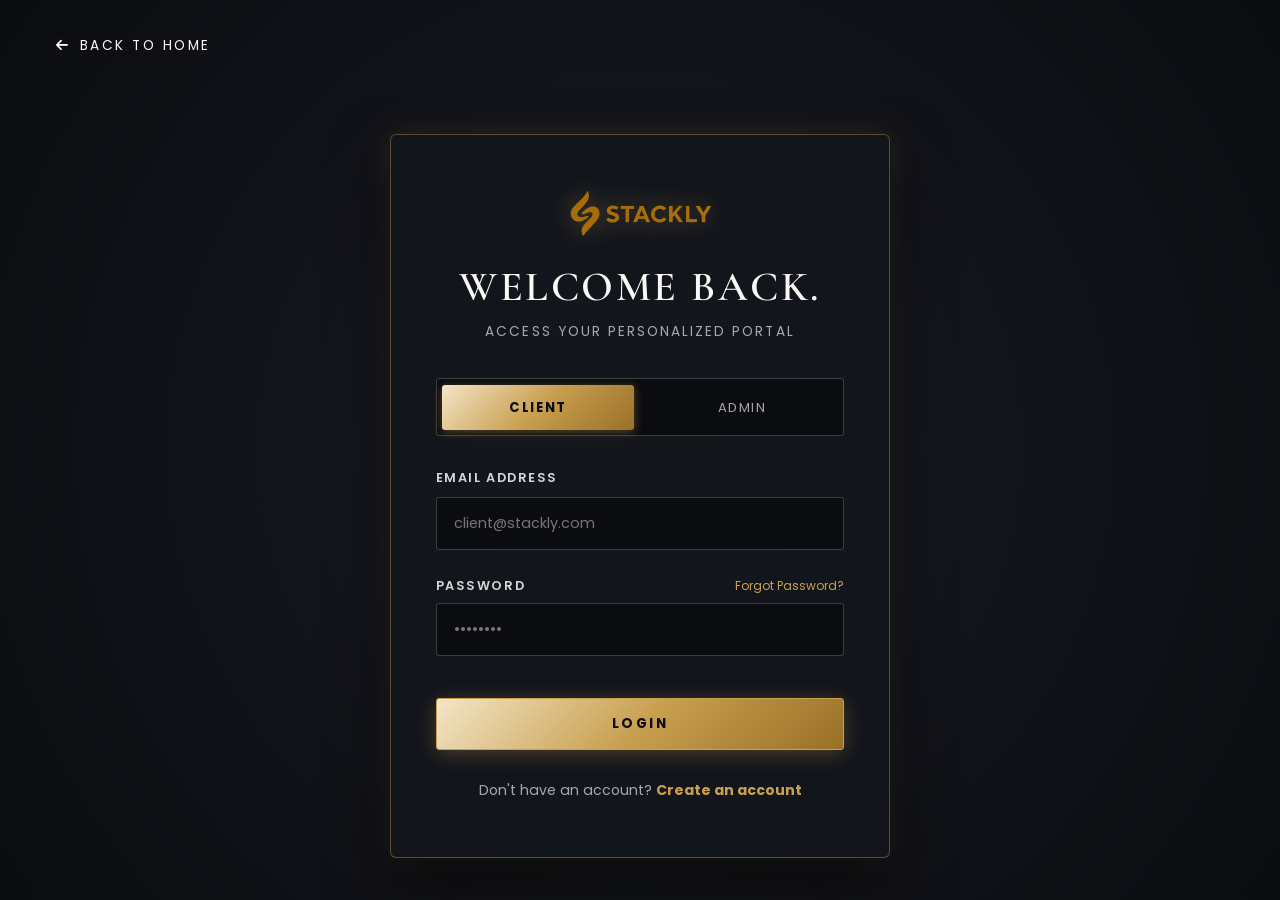
<file: AdminDashboard.html>
<!DOCTYPE html>
<html lang="en">
<head>
  <meta charset="UTF-8">
  <meta name="viewport" content="width=device-width, initial-scale=1.0">
  <title>Admin Dashboard — STACKLY Atelier</title>
  
  <link rel="preconnect" href="https://fonts.googleapis.com">
  <link rel="preconnect" href="https://fonts.gstatic.com" crossorigin>
  <link href="https://fonts.googleapis.com/css2?family=Cormorant+Garamond:ital,wght@0,400;0,500;0,600;0,700;1,400;1,600&family=Poppins:wght@300;400;500;600;700&display=swap" rel="stylesheet">
  <link rel="stylesheet" href="https://cdnjs.cloudflare.com/ajax/libs/font-awesome/6.5.1/css/all.min.css">
  
  <link rel="stylesheet" href="css/style.css">
  <link rel="stylesheet" href="css/dashboard.css">
  <link rel="stylesheet" href="css/admin-dashboard.css">
  <link rel="stylesheet" href="css/responsive.css">
</head>
<body id="admin-dashboard-page">

  <div class="dashboard-layout">
    
    <!-- SIDEBAR -->
    <aside class="dashboard-sidebar">
      <div class="sidebar-header" style="position: relative;">
        <button class="sidebar-close-btn" aria-label="Close Sidebar"><i class="fa-solid fa-xmark"></i></button>
        <a href="AdminDashboard.html" class="sidebar-brand" style="display: inline-block;">
          <img src="assets/logo01.webp" alt="STACKLY Logo" style="height: 34px; width: auto; filter: drop-shadow(0 0 10px rgba(201,160,80,0.4));">
        </a>
        <div style="font-size: 0.7rem; color: var(--accent); letter-spacing: 0.15em; text-transform: uppercase;">ADMIN PORTAL</div>
      </div>

      <ul class="sidebar-menu">
        <li>
          <a class="sidebar-link active" data-view="overview">
            <i class="fa-solid fa-chart-line"></i> <span>Dashboard</span>
          </a>
        </li>
        <li>
          <a class="sidebar-link" data-view="products">
            <i class="fa-solid fa-shirt"></i> <span>Products</span>
          </a>
        </li>
        <li>
          <a class="sidebar-link" data-view="orders">
            <i class="fa-solid fa-box"></i> <span>Orders</span>
          </a>
        </li>
        <li>
          <a class="sidebar-link" data-view="customers">
            <i class="fa-solid fa-users"></i> <span>Customers</span>
          </a>
        </li>
        <li>
          <a class="sidebar-link" data-view="settings">
            <i class="fa-solid fa-gear"></i> <span>Settings</span>
          </a>
        </li>
      </ul>

      <div class="sidebar-footer">
        <a href="404.html" onclick="window.location.href='404.html'; return false;" class="user-profile-widget" style="display: flex; align-items: center; gap: 0.9rem; margin-bottom: 1rem; padding: 0.8rem; background: rgba(250,248,245,0.04); border-radius: var(--radius-sm); border: 1px solid rgba(250,248,245,0.08); text-decoration: none; cursor: pointer;" title="User Profile (404)">
          <div class="avatar-circle current-user-avatar">A</div>
          <div style="overflow: hidden; text-overflow: ellipsis; white-space: nowrap;">
            <div style="font-weight: 600; color: var(--secondary); font-size: 0.82rem; overflow: hidden; text-overflow: ellipsis;" class="current-user-email">admin@stackly.com</div>
            <div style="font-size: 0.68rem; color: var(--accent); font-weight: 600; text-transform: uppercase;" class="current-user-role">Admin</div>
          </div>
        </a>

        <button onclick="logoutUser()" class="btn-outline" style="width: 100%; border-color: rgba(245,242,234,0.2); font-size: 0.75rem; padding: 0.6rem;">
          <i class="fa-solid fa-right-from-bracket"></i> LOGOUT
        </button>
      </div>
    </aside>

    <!-- MAIN DASHBOARD CONTENT AREA -->
    <div class="dashboard-main">
      
      <!-- TOPBAR HEADER -->
      <header class="dashboard-topbar">
        <div style="display: flex; align-items: center; gap: 1rem;">
          <button class="hamburger-btn dashboard-mobile-toggle" aria-label="Toggle Sidebar"><i class="fa-solid fa-bars"></i></button>
          <div class="topbar-title">Admin Overview</div>
        </div>

        <a href="404.html" onclick="window.location.href='404.html'; return false;" class="user-profile-widget" style="display: flex; align-items: center; gap: 0.9rem; text-decoration: none; cursor: pointer;" title="User Profile (404)">
          <div class="avatar-circle current-user-avatar">A</div>
          <div>
            <div style="font-weight: 600; color: var(--secondary);" class="current-user-email">admin@stackly.com</div>
            <div style="font-size: 0.72rem; color: var(--accent); font-weight: 600; text-transform: uppercase;" class="current-user-role">Admin</div>
          </div>
        </a>
      </header>

      <!-- CONTENT VIEW PANELS -->
      <div class="dashboard-content-area">
        
        <!-- VIEW: OVERVIEW -->
        <div class="dashboard-view-panel" id="view-overview" style="display: block;">
          
          <!-- KPI CARDS -->
          <div class="kpi-cards-grid">
            <div class="kpi-card">
              <div class="kpi-title">TOTAL PRODUCTS</div>
              <div class="kpi-value" id="kpi-products">128</div>
              <div class="kpi-trend"><i class="fa-solid fa-arrow-up"></i> +12 this month</div>
            </div>

            <div class="kpi-card">
              <div class="kpi-title">PENDING ORDERS</div>
              <div class="kpi-value" id="kpi-orders">24</div>
              <div class="kpi-trend" style="color: #E57373;"><i class="fa-solid fa-triangle-exclamation"></i> 8 require attention</div>
            </div>

            <div class="kpi-card">
              <div class="kpi-title">TOTAL REVENUE</div>
              <div class="kpi-value">₹8.42L</div>
              <div class="kpi-trend"><i class="fa-solid fa-arrow-up"></i> +18.6% vs last month</div>
            </div>
          </div>

          <!-- SALES ANALYTICS CHART -->
          <div class="analytics-chart-box">
            <div class="table-header-flex">
              <div>
                <h3 style="font-family: var(--font-display); font-size: 1.5rem;">Sales Performance</h3>
                <div style="font-size: 0.75rem; color: rgba(245,242,234,0.5);">Real-time store order revenue analytics</div>
              </div>

              <div class="chart-controls">
                <button class="chart-btn active" data-period="7">7 DAYS</button>
                <button class="chart-btn" data-period="30">30 DAYS</button>
                <button class="chart-btn" data-period="90">3 MONTHS</button>
                <button class="chart-btn" data-period="365">1 YEAR</button>
              </div>
            </div>

            <div class="svg-chart-container" id="admin-sales-svg">
              <!-- Rendered by js/admin-dashboard.js -->
            </div>
          </div>

          <!-- TWO COLUMN GRID: ORDERS & ALERTS -->
          <div style="display: grid; grid-template-columns: 1.5fr 1fr; gap: 2rem;">
            
            <!-- RECENT ORDERS -->
            <div class="dashboard-table-container">
              <div class="table-header-flex">
                <h3 style="font-family: var(--font-display); font-size: 1.4rem;">Recent Orders</h3>
                <button id="refresh-orders-btn" onclick="refreshAdminOrders()" style="background: none; border: 1px solid rgba(245,242,234,0.2); color: var(--accent); padding: 0.4rem 0.8rem; font-size: 0.75rem; cursor: pointer;">
                  <i class="fa-solid fa-rotate-right"></i> REFRESH
                </button>
              </div>

              <table class="dashboard-table">
                <thead>
                  <tr>
                    <th>ORDER ID</th>
                    <th>ITEM</th>
                    <th>PRICE</th>
                    <th>STATUS</th>
                  </tr>
                </thead>
                <tbody id="admin-recent-orders-tbody">
                  <!-- Rendered dynamically -->
                </tbody>
              </table>
            </div>

            <!-- INVENTORY ALERTS -->
            <div class="dashboard-table-container">
              <div class="table-header-flex">
                <h3 style="font-family: var(--font-display); font-size: 1.4rem;">Low Stock Alerts</h3>
              </div>
              <div id="admin-inventory-alerts">
                <!-- Rendered dynamically -->
              </div>
            </div>

          </div>

          <!-- BOTTOM GRID: TOP SELLING & NOTIFICATIONS -->
          <div style="display: grid; grid-template-columns: 1fr 1fr; gap: 2rem;">
            
            <!-- TOP SELLING PRODUCTS -->
            <div class="dashboard-table-container">
              <div class="table-header-flex">
                <h3 style="font-family: var(--font-display); font-size: 1.4rem;">TOP SELLING PRODUCTS</h3>
              </div>
              <div class="top-products-grid" id="admin-top-products-list">
                <!-- Rendered dynamically -->
              </div>
            </div>

            <!-- STORE NOTIFICATIONS -->
            <div class="dashboard-table-container">
              <div class="table-header-flex">
                <h3 style="font-family: var(--font-display); font-size: 1.4rem;">Store Notifications</h3>
                <button id="refresh-notifs-btn" onclick="refreshAdminNotifications()" style="background: none; border: 1px solid rgba(245,242,234,0.2); color: var(--accent); padding: 0.4rem 0.8rem; font-size: 0.75rem; cursor: pointer;">
                  <i class="fa-solid fa-rotate-right"></i> REFRESH
                </button>
              </div>
              <div class="notifications-list" id="admin-notifications-list">
                <!-- Rendered dynamically -->
              </div>
            </div>

          </div>

        </div>

        <!-- VIEW: PRODUCTS PANEL -->
        <div class="dashboard-view-panel" id="view-products" style="display: none;">
          <div style="display: flex; justify-content: space-between; align-items: center; margin-bottom: 2rem; flex-wrap: wrap; gap: 1rem;">
            <div>
              <h2 style="font-family: var(--font-display); font-size: 2.4rem; color: var(--secondary);">CATALOG & INVENTORY MANAGEMENT</h2>
              <p style="color: rgba(250,248,245,0.65); font-size: 0.9rem; margin: 0;">Manage haute couture items, stock thresholds, categories, pricing, and variants.</p>
            </div>
            <div style="display: flex; gap: 0.8rem; flex-wrap: wrap;">
              <button class="btn-outline"><i class="fa-solid fa-file-export"></i> EXPORT CATALOG</button>
              <button class="btn-accent" onclick="toggleAddProductForm()">+ ADD NEW PRODUCT</button>
            </div>
          </div>

          <!-- Product Inventory Summary KPIs -->
          <div class="kpi-cards-grid" style="margin-bottom: 2.5rem;">
            <div class="kpi-card">
              <div class="kpi-title">TOTAL CATALOG ITEMS</div>
              <div class="kpi-value">128</div>
              <div class="kpi-trend"><i class="fa-solid fa-layer-group"></i> Across 6 main collections</div>
            </div>
            <div class="kpi-card">
              <div class="kpi-title">INVENTORY VALUATION</div>
              <div class="kpi-value" style="color: var(--accent); font-size: 2.2rem;">₹42.8 Lakhs</div>
              <div class="kpi-trend"><i class="fa-solid fa-chart-line"></i> Total wholesale valuation</div>
            </div>
            <div class="kpi-card">
              <div class="kpi-title">CRITICAL STOCK ALERTS</div>
              <div class="kpi-value" style="color: #E57373;">03</div>
              <div class="kpi-trend" style="color: #E57373;"><i class="fa-solid fa-triangle-exclamation"></i> Items restock needed</div>
            </div>
          </div>

          <!-- Collapsible Add Product Form -->
          <div id="add-product-drawer" class="settings-card" style="display: none; margin-bottom: 2.5rem; border: 1px solid var(--border-accent); background: linear-gradient(135deg, #161822 0%, #0B0C10 100%);">
            <div style="display: flex; justify-content: space-between; align-items: center; margin-bottom: 1.5rem;">
              <h3 style="font-family: var(--font-display); font-size: 1.6rem; color: var(--accent); margin: 0;">+ ADD NEW PRODUCT TO CATALOG</h3>
              <button onclick="toggleAddProductForm()" style="background: none; border: none; color: var(--secondary); font-size: 1.2rem; cursor: pointer;" aria-label="Close Form"><i class="fa-solid fa-xmark"></i></button>
            </div>
            <form onsubmit="handleAddNewProduct(event)">
              <div style="display: grid; grid-template-columns: 2fr 1fr 1fr; gap: 1.2rem; margin-bottom: 1rem;">
                <div class="form-group">
                  <label class="form-label">PRODUCT TITLE</label>
                  <input type="text" id="new-prod-title" class="form-control" placeholder="e.g. Atelier Monolith Trench Coat" required>
                </div>
                <div class="form-group">
                  <label class="form-label">CATEGORY</label>
                  <select id="new-prod-category" class="form-control">
                    <option value="Outerwear">Outerwear</option>
                    <option value="Urban">Urban</option>
                    <option value="Street">Street</option>
                    <option value="Performance">Performance</option>
                    <option value="Essentials">Essentials</option>
                    <option value="Accessories">Accessories</option>
                  </select>
                </div>
                <div class="form-group">
                  <label class="form-label">PRICE (₹)</label>
                  <input type="number" id="new-prod-price" class="form-control" placeholder="7999" required>
                </div>
              </div>

              <div style="display: grid; grid-template-columns: 1fr 1fr 2fr; gap: 1.2rem;">
                <div class="form-group">
                  <label class="form-label">INITIAL STOCK</label>
                  <input type="number" id="new-prod-stock" class="form-control" placeholder="15" required>
                </div>
                <div class="form-group">
                  <label class="form-label">BADGE</label>
                  <select id="new-prod-badge" class="form-control">
                    <option value="NEW">NEW DROP</option>
                    <option value="EXCLUSIVE">VIP EXCLUSIVE</option>
                    <option value="HOT">HOT</option>
                    <option value="BESTSELLER">BESTSELLER</option>
                  </select>
                </div>
                <div class="form-group">
                  <label class="form-label">IMAGE ASSET PATH / URL</label>
                  <input type="text" id="new-prod-image" class="form-control" value="assets/product-1.webp">
                </div>
              </div>

              <div style="display: flex; justify-content: flex-end; gap: 1rem; margin-top: 1rem;">
                <button type="button" class="btn-outline" onclick="toggleAddProductForm()">CANCEL</button>
                <button type="submit" class="btn-accent">PUBLISH PRODUCT</button>
              </div>
            </form>
          </div>

          <!-- Product Management Table Card -->
          <div class="dashboard-table-container">
            <div class="table-header-flex" style="flex-wrap: wrap; gap: 1rem;">
              <h3 style="font-family: var(--font-display); font-size: 1.6rem; color: var(--secondary);">PRODUCT CATALOG</h3>
              <div style="display: flex; gap: 1rem; align-items: center; flex-wrap: wrap;">
                <input type="text" id="admin-product-search" placeholder="Search product title..." onkeyup="filterAdminProductsTable()" style="background: #0B0C10; border: 1px solid rgba(250,248,245,0.15); color: var(--secondary); padding: 0.45rem 0.9rem; font-size: 0.82rem; border-radius: var(--radius-sm); width: 220px;">
                <select id="admin-product-category-filter" onchange="filterAdminProductsTable()" style="background: #0B0C10; border: 1px solid rgba(250,248,245,0.15); color: var(--secondary); padding: 0.45rem 0.9rem; font-size: 0.82rem; border-radius: var(--radius-sm);">
                  <option value="ALL">All Categories</option>
                  <option value="Urban">Urban</option>
                  <option value="Street">Street</option>
                  <option value="Performance">Performance</option>
                  <option value="Essentials">Essentials</option>
                  <option value="Outerwear">Outerwear</option>
                </select>
              </div>
            </div>

            <table class="dashboard-table">
              <thead>
                <tr>
                  <th>ITEM DETAILS</th>
                  <th>CATEGORY</th>
                  <th>PRICE</th>
                  <th>AVAILABILITY / STOCK</th>
                  <th>BADGE</th>
                  <th>ACTIONS</th>
                </tr>
              </thead>
              <tbody id="admin-full-products-tbody">
                <!-- Dynamically rendered -->
              </tbody>
            </table>
          </div>
        </div>

        <!-- VIEW: ORDERS PANEL -->
        <div class="dashboard-view-panel" id="view-orders" style="display: none;">
          <div style="display: flex; justify-content: space-between; align-items: center; margin-bottom: 2rem; flex-wrap: wrap; gap: 1rem;">
            <div>
              <h2 style="font-family: var(--font-display); font-size: 2.4rem; color: var(--secondary);">ORDER FULFILLMENT & LOGISTICS</h2>
              <p style="color: rgba(250,248,245,0.65); font-size: 0.9rem; margin: 0;">Monitor active order flow, print shipping labels, and update dispatch statuses.</p>
            </div>
            <button class="btn-outline"><i class="fa-solid fa-download"></i> DOWNLOAD MANIFEST CSV</button>
          </div>

          <!-- Order Status Pipeline Summary -->
          <div class="kpi-cards-grid" style="margin-bottom: 2.5rem;">
            <div class="kpi-card">
              <div class="kpi-title">TOTAL ORDERS</div>
              <div class="kpi-value">24</div>
              <div class="kpi-trend"><i class="fa-solid fa-box"></i> This billing cycle</div>
            </div>
            <div class="kpi-card">
              <div class="kpi-title">PENDING DISPATCH</div>
              <div class="kpi-value" style="color: #E57373;">08</div>
              <div class="kpi-trend" style="color: #E57373;"><i class="fa-solid fa-clock"></i> Requires packaging</div>
            </div>
            <div class="kpi-card">
              <div class="kpi-title">IN TRANSIT</div>
              <div class="kpi-value" style="color: var(--accent);">12</div>
              <div class="kpi-trend"><i class="fa-solid fa-truck-fast"></i> Priority Courier Express</div>
            </div>
          </div>

          <!-- Full Orders Management Table -->
          <div class="dashboard-table-container">
            <div class="table-header-flex" style="flex-wrap: wrap; gap: 1rem;">
              <h3 style="font-family: var(--font-display); font-size: 1.6rem; color: var(--secondary);">ORDER FULFILLMENT PIPELINE</h3>
              <div style="display: flex; gap: 1rem; align-items: center; flex-wrap: wrap;">
                <input type="text" id="admin-order-search" placeholder="Search order ID or client..." onkeyup="filterAdminOrdersTable()" style="background: #0B0C10; border: 1px solid rgba(250,248,245,0.15); color: var(--secondary); padding: 0.45rem 0.9rem; font-size: 0.82rem; border-radius: var(--radius-sm); width: 220px;">
                <select id="admin-order-status-filter" onchange="filterAdminOrdersTable()" style="background: #0B0C10; border: 1px solid rgba(250,248,245,0.15); color: var(--secondary); padding: 0.45rem 0.9rem; font-size: 0.82rem; border-radius: var(--radius-sm);">
                  <option value="ALL">All Statuses</option>
                  <option value="Out for Delivery">Out for Delivery</option>
                  <option value="Shipped">Shipped</option>
                  <option value="Delivered">Delivered</option>
                  <option value="Processing">Processing</option>
                </select>
              </div>
            </div>

            <table class="dashboard-table">
              <thead>
                <tr>
                  <th>ORDER ID</th>
                  <th>CLIENT NAME</th>
                  <th>PURCHASED ITEM</th>
                  <th>TOTAL AMOUNT</th>
                  <th>DATE</th>
                  <th>DISPATCH STATUS</th>
                  <th>ACTION</th>
                </tr>
              </thead>
              <tbody id="admin-all-orders-tbody">
                <!-- Dynamically rendered -->
              </tbody>
            </table>
          </div>

          <!-- Courier Logistics Dispatch Box -->
          <div class="settings-card" style="margin-top: 2rem; background: linear-gradient(135deg, #161822 0%, #0B0C10 100%);">
            <div style="display: flex; justify-content: space-between; align-items: center; flex-wrap: wrap; gap: 1.5rem;">
              <div>
                <div style="font-size: 0.75rem; color: var(--accent); letter-spacing: 0.2em; text-transform: uppercase; font-weight: 700; margin-bottom: 0.4rem;">EXPRESS COURIER INTEGRATION</div>
                <h3 style="font-family: var(--font-display); font-size: 1.6rem; color: var(--secondary); margin-bottom: 0.4rem;">PRIORITY DISPATCH SCHEDULED</h3>
                <p style="font-size: 0.88rem; color: rgba(250,248,245,0.7); max-width: 600px; margin: 0; line-height: 1.6;">Daily courier pickup arrives at 04:00 PM IST. Ensure all pending orders are marked as 'Shipped' before pickup.</p>
              </div>
              <button class="btn-accent">REQUEST IMMEDIATE PICKUP</button>
            </div>
          </div>
        </div>

        <!-- VIEW: CUSTOMERS PANEL -->
        <div class="dashboard-view-panel" id="view-customers" style="display: none;">
          <div style="display: flex; justify-content: space-between; align-items: center; margin-bottom: 2rem; flex-wrap: wrap; gap: 1rem;">
            <div>
              <h2 style="font-family: var(--font-display); font-size: 2.4rem; color: var(--secondary);">CLIENTELE & VIP DIRECTORY</h2>
              <p style="color: rgba(250,248,245,0.65); font-size: 0.9rem; margin: 0;">Registered clients, VIP Privé tier status, and personalized concierge consultations.</p>
            </div>
            <button class="btn-accent">+ ADD CLIENT PROFILE</button>
          </div>

          <!-- Customer Metrics Grid -->
          <div class="kpi-cards-grid" style="margin-bottom: 2.5rem;">
            <div class="kpi-card">
              <div class="kpi-title">TOTAL REGISTERED CLIENTS</div>
              <div class="kpi-value">1,480</div>
              <div class="kpi-trend"><i class="fa-solid fa-user-plus"></i> +142 this month</div>
            </div>
            <div class="kpi-card">
              <div class="kpi-title">VIP PRIVÉ MEMBERS</div>
              <div class="kpi-value" style="color: var(--accent);">142</div>
              <div class="kpi-trend"><i class="fa-solid fa-crown"></i> High LTV clientele</div>
            </div>
            <div class="kpi-card">
              <div class="kpi-title">AVERAGE ORDER VALUE (AOV)</div>
              <div class="kpi-value" style="font-size: 2.2rem;">₹14,500</div>
              <div class="kpi-trend"><i class="fa-solid fa-arrow-up"></i> +12% vs Q2</div>
            </div>
          </div>

          <!-- Customer Directory Table -->
          <div class="dashboard-table-container" style="margin-bottom: 2.5rem;">
            <div class="table-header-flex">
              <h3 style="font-family: var(--font-display); font-size: 1.6rem; color: var(--secondary);">REGISTERED CLIENTS DIRECTORY</h3>
              <input type="text" id="admin-client-search" placeholder="Search client name or email..." onkeyup="filterAdminCustomersTable()" style="background: #0B0C10; border: 1px solid rgba(250,248,245,0.15); color: var(--secondary); padding: 0.45rem 0.9rem; font-size: 0.82rem; border-radius: var(--radius-sm); width: 220px;">
            </div>

            <table class="dashboard-table">
              <thead>
                <tr>
                  <th>CLIENT NAME</th>
                  <th>CONTACT EMAIL</th>
                  <th>VIP TIER</th>
                  <th>ORDERS COUNT</th>
                  <th>LIFETIME SPEND</th>
                  <th>LAST ACTIVE</th>
                  <th>ACTIONS</th>
                </tr>
              </thead>
              <tbody id="admin-customers-tbody">
                <!-- Dynamically rendered -->
              </tbody>
            </table>
          </div>

          <!-- Client Concierge Inquiry Feed -->
          <div class="dashboard-table-container">
            <div class="table-header-flex">
              <h3 style="font-family: var(--font-display); font-size: 1.6rem; color: var(--secondary);">RECENT CONCIERGE & STYLIST REQUESTS</h3>
              <span class="status-badge status-delivered">LIVE FEED</span>
            </div>

            <div style="display: flex; flex-direction: column; gap: 1rem;" id="admin-concierge-requests-container">
              <!-- Dynamically rendered -->
            </div>
          </div>
        </div>

        <!-- VIEW: SETTINGS PANEL -->
        <div class="dashboard-view-panel" id="view-settings" style="display: none;">
          <div style="margin-bottom: 2rem;">
            <h2 style="font-family: var(--font-display); font-size: 2.4rem; color: var(--secondary);">STORE ADMINISTRATION & SETTINGS</h2>
            <p style="color: rgba(250,248,245,0.65); font-size: 0.9rem; margin: 0;">Configure payment gateways, tax rates, express shipping concierge, and security parameters.</p>
          </div>

          <div class="settings-grid-container">
            
            <!-- Store Profile & Branding Settings Card -->
            <div class="settings-card">
              <h3 style="font-family: var(--font-display); font-size: 1.6rem; color: var(--accent); margin-bottom: 1.5rem;">STORE BRANDING & OPERATIONAL MODE</h3>
              <form onsubmit="event.preventDefault();">
                <div class="form-group">
                  <label class="form-label">STORE ATELIER NAME</label>
                  <input type="text" class="form-control" value="STACKLY Atelier Luxury Portal" required>
                </div>

                <div class="form-group">
                  <label class="form-label">SUPPORT CONCIERGE EMAIL</label>
                  <input type="email" class="form-control" value="concierge@stackly.com" required>
                </div>

                <div class="form-group">
                  <label class="form-label">BASE CURRENCY SYMBOL</label>
                  <input type="text" class="form-control" value="INR (₹) — Indian Rupee" readonly>
                </div>

                <div class="form-group">
                  <label class="form-label">STORE OPERATING MODE</label>
                  <select class="form-control">
                    <option value="Live" selected>Live Public Catalog & Shopping</option>
                    <option value="PrivateDrop">VIP Private Drop Only (Password Protected)</option>
                    <option value="Maintenance">Atelier Maintenance Mode</option>
                  </select>
                </div>

                <button type="submit" class="btn-accent" style="width: 100%; margin-top: 1rem;">UPDATE STORE CONFIG</button>
              </form>
            </div>

            <!-- Payment & Security Column -->
            <div style="display: flex; flex-direction: column; gap: 2rem;">
              
              <!-- Payment & Taxes Card -->
              <div class="settings-card">
                <h3 style="font-family: var(--font-display); font-size: 1.5rem; color: var(--accent); margin-bottom: 1.2rem;">PAYMENT & TAX INTEGRATION</h3>
                
                <div class="toggle-switch-row">
                  <div>
                    <div style="font-size: 0.88rem; font-weight: 600; color: var(--secondary);">Razorpay Express Checkout</div>
                    <div style="font-size: 0.75rem; color: rgba(250,248,245,0.5);">UPI, Credit Cards, NetBanking enabled</div>
                  </div>
                  <input type="checkbox" checked style="accent-color: var(--accent); width: 18px; height: 18px; cursor: pointer;">
                </div>

                <div class="toggle-switch-row">
                  <div>
                    <div style="font-size: 0.88rem; font-weight: 600; color: var(--secondary);">Cash on Delivery (COD)</div>
                    <div style="font-size: 0.75rem; color: rgba(250,248,245,0.5);">Allow COD for orders below ₹20,000</div>
                  </div>
                  <input type="checkbox" checked style="accent-color: var(--accent); width: 18px; height: 18px; cursor: pointer;">
                </div>

                <div class="toggle-switch-row">
                  <div>
                    <div style="font-size: 0.88rem; font-weight: 600; color: var(--secondary);">GST Invoice Auto-Calculation (18%)</div>
                    <div style="font-size: 0.75rem; color: rgba(250,248,245,0.5);">Automatically generate tax receipts</div>
                  </div>
                  <input type="checkbox" checked style="accent-color: var(--accent); width: 18px; height: 18px; cursor: pointer;">
                </div>
              </div>

              <!-- Admin Security & Credentials Card -->
              <div class="settings-card">
                <h3 style="font-family: var(--font-display); font-size: 1.5rem; color: var(--accent); margin-bottom: 1.2rem;">ADMIN SECURITY & ACCESS CONTROL</h3>
                
                <form onsubmit="event.preventDefault();">
                  <div class="form-group">
                    <label class="form-label">ADMINISTRATOR HANDLE</label>
                    <input type="text" class="form-control" value="Yukeshyuki18" readonly>
                  </div>

                  <div class="toggle-switch-row" style="margin-bottom: 1rem;">
                    <div>
                      <div style="font-size: 0.88rem; font-weight: 600; color: var(--secondary);">Two-Factor Authentication (2FA)</div>
                      <div style="font-size: 0.75rem; color: rgba(250,248,245,0.5);">Require OTP for Admin Dashboard access</div>
                    </div>
                    <input type="checkbox" checked style="accent-color: var(--accent); width: 18px; height: 18px; cursor: pointer;">
                  </div>

                  <button type="button" class="btn-outline" style="width: 100%;">RESET ADMIN PASSWORD</button>
                </form>
              </div>

            </div>

          </div>
        </div>

      </div>

    </div>

  </div>

  <script src="https://cdnjs.cloudflare.com/ajax/libs/gsap/3.12.5/gsap.min.js"></script>
  <script src="js/cart.js"></script>
  <script src="js/wishlist.js"></script>
  <script src="js/auth.js"></script>
  <script src="js/orders.js"></script>
  <script src="js/inventory.js"></script>
  <script src="js/notifications.js"></script>
  <script src="js/dashboard.js"></script>
  <script src="js/admin-dashboard.js"></script>
</body>
</html>
</file>
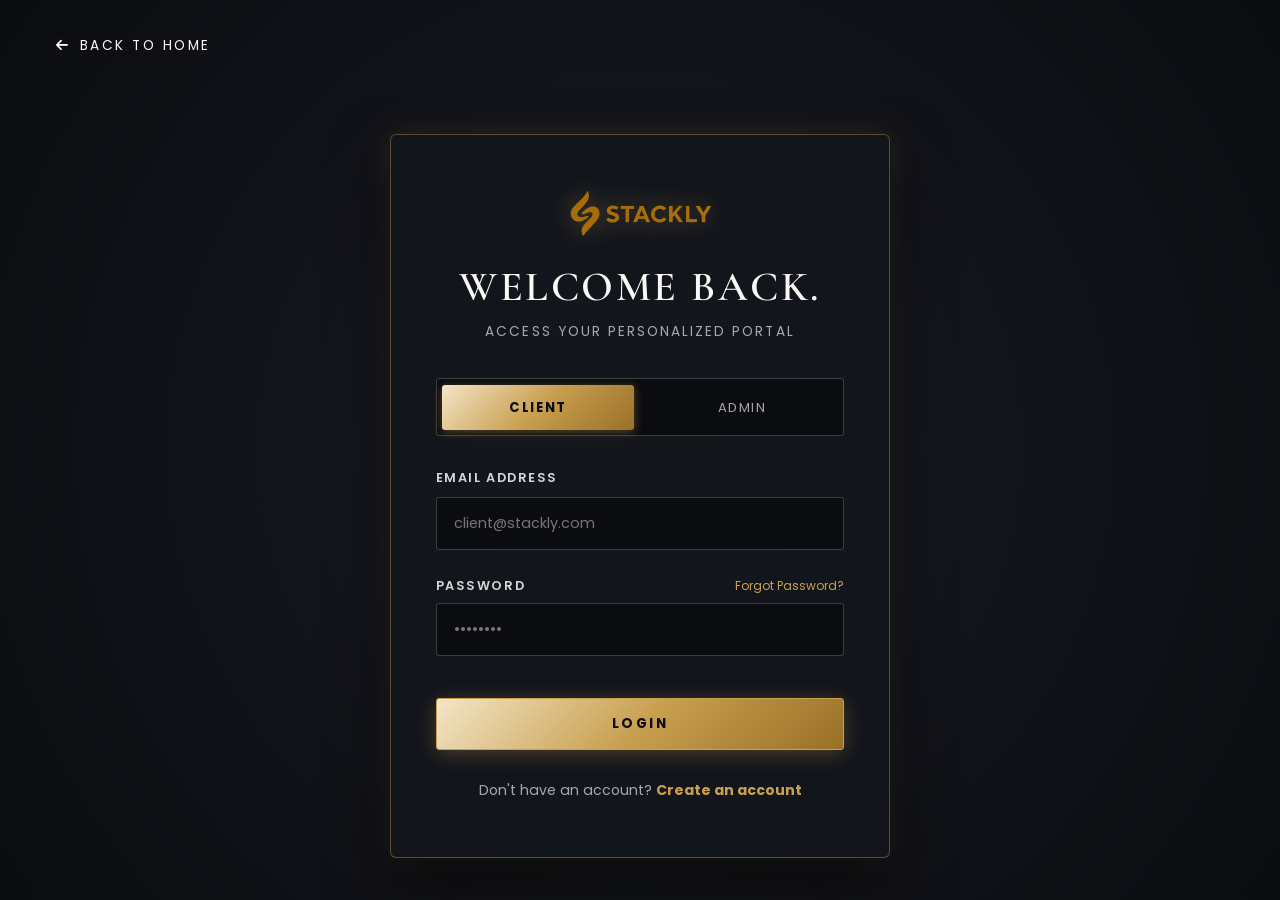
<file: ClientDashboard.html>
<!DOCTYPE html>
<html lang="en">
<head>
  <meta charset="UTF-8">
  <meta name="viewport" content="width=device-width, initial-scale=1.0">
  <title>Client Portal — STACKLY</title>
  
  <link rel="preconnect" href="https://fonts.googleapis.com">
  <link rel="preconnect" href="https://fonts.gstatic.com" crossorigin>
  <link href="https://fonts.googleapis.com/css2?family=Cormorant+Garamond:ital,wght@0,400;0,500;0,600;0,700;1,400;1,600&family=Poppins:wght@300;400;500;600;700&display=swap" rel="stylesheet">
  <link rel="stylesheet" href="https://cdnjs.cloudflare.com/ajax/libs/font-awesome/6.5.1/css/all.min.css">
  
  <link rel="stylesheet" href="css/style.css">
  <link rel="stylesheet" href="css/dashboard.css">
  <link rel="stylesheet" href="css/client-dashboard.css">
  <link rel="stylesheet" href="css/responsive.css">
</head>
<body id="client-dashboard-page">

  <div class="dashboard-layout">
    
    <!-- SIDEBAR -->
    <aside class="dashboard-sidebar">
      <div class="sidebar-header" style="position: relative;">
        <button class="sidebar-close-btn" aria-label="Close Sidebar"><i class="fa-solid fa-xmark"></i></button>
        <a href="ClientDashboard.html" class="sidebar-brand" style="display: inline-block;">
          <img src="assets/logo01.webp" alt="STACKLY Logo" style="height: 34px; width: auto; filter: drop-shadow(0 0 10px rgba(201,160,80,0.4));">
        </a>
        <div style="font-size: 0.7rem; color: var(--accent); letter-spacing: 0.15em; text-transform: uppercase;">CLIENT PORTAL</div>
      </div>

      <ul class="sidebar-menu">
        <li>
          <a class="sidebar-link active" data-view="portal">
            <i class="fa-solid fa-house"></i> <span>Dashboard</span>
          </a>
        </li>
        <li>
          <a class="sidebar-link" data-view="orders">
            <i class="fa-solid fa-bag-shopping"></i> <span>My Orders</span>
          </a>
        </li>
        <li>
          <a class="sidebar-link" data-view="wishlist">
            <i class="fa-solid fa-heart"></i> <span>Wishlist</span>
          </a>
        </li>
        <li>
          <a class="sidebar-link" data-view="messages">
            <i class="fa-solid fa-envelope"></i> <span>Messages</span>
          </a>
        </li>
        <li>
          <a class="sidebar-link" data-view="settings">
            <i class="fa-solid fa-user-gear"></i> <span>Settings</span>
          </a>
        </li>
      </ul>

      <div class="sidebar-footer">
        <a href="404.html" onclick="window.location.href='404.html'; return false;" class="user-profile-widget" style="display: flex; align-items: center; gap: 0.9rem; margin-bottom: 1rem; padding: 0.8rem; background: rgba(250,248,245,0.04); border-radius: var(--radius-sm); border: 1px solid rgba(250,248,245,0.08); text-decoration: none; cursor: pointer;" title="User Profile (404)">
          <div class="avatar-circle current-user-avatar">C</div>
          <div style="overflow: hidden; text-overflow: ellipsis; white-space: nowrap;">
            <div style="font-weight: 600; color: var(--secondary); font-size: 0.82rem; overflow: hidden; text-overflow: ellipsis;" class="current-user-email">client@stackly.com</div>
            <div style="font-size: 0.68rem; color: var(--accent); font-weight: 600; text-transform: uppercase;" class="current-user-role">Client</div>
          </div>
        </a>

        <button onclick="logoutUser()" class="btn-outline" style="width: 100%; border-color: rgba(245,242,234,0.2); font-size: 0.75rem; padding: 0.6rem;">
          <i class="fa-solid fa-right-from-bracket"></i> LOGOUT
        </button>
      </div>
    </aside>

    <!-- MAIN DASHBOARD CONTENT AREA -->
    <div class="dashboard-main">
      
      <!-- TOPBAR HEADER -->
      <header class="dashboard-topbar">
        <div style="display: flex; align-items: center; gap: 1rem;">
          <button class="hamburger-btn dashboard-mobile-toggle" aria-label="Toggle Sidebar"><i class="fa-solid fa-bars"></i></button>
          <div class="topbar-title">Client Portal</div>
        </div>

        <a href="404.html" onclick="window.location.href='404.html'; return false;" class="user-profile-widget" style="display: flex; align-items: center; gap: 0.9rem; text-decoration: none; cursor: pointer;" title="User Profile (404)">
          <div class="avatar-circle current-user-avatar">C</div>
          <div>
            <div style="font-weight: 600; color: var(--secondary);" class="current-user-email">client@stackly.com</div>
            <div style="font-size: 0.72rem; color: var(--accent); font-weight: 600; text-transform: uppercase;" class="current-user-role">Client</div>
          </div>
        </a>
      </header>

      <!-- CONTENT VIEW PANELS -->
      <div class="dashboard-content-area">
        
        <!-- VIEW: MAIN PORTAL -->
        <div class="dashboard-view-panel" id="view-portal" style="display: block;">
          
          <!-- KPI CARDS -->
          <div class="kpi-cards-grid">
            <div class="kpi-card client-kpi-card" style="background: #1A1C28 !important; border: 1.5px solid #C9A050 !important; opacity: 1 !important; box-shadow: 0 10px 30px rgba(0,0,0,0.6), 0 0 15px rgba(201,160,80,0.2) !important;">
              <div class="kpi-title" style="color: #E5C175 !important; font-weight: 700 !important; font-size: 0.85rem; letter-spacing: 0.18em;">ACTIVE ORDER</div>
              <div class="kpi-value" style="font-size: 1.9rem; color: #FAF8F5 !important; opacity: 1 !important; font-weight: 600;">Urban Runner X</div>
              <div class="kpi-trend" style="color: #C9A050 !important; font-weight: 600; opacity: 1 !important;">#ORD-1024</div>
            </div>

            <div class="kpi-card client-kpi-card" style="background: #1A1C28 !important; border: 1.5px solid #C9A050 !important; opacity: 1 !important; box-shadow: 0 10px 30px rgba(0,0,0,0.6), 0 0 15px rgba(201,160,80,0.2) !important;">
              <div class="kpi-title" style="color: #E5C175 !important; font-weight: 700 !important; font-size: 0.85rem; letter-spacing: 0.18em;">ORDER STATUS</div>
              <div class="kpi-value" style="font-size: 1.9rem; color: #E5C175 !important; opacity: 1 !important; font-weight: 700;">Out for Delivery</div>
              <div class="kpi-trend" style="color: #FAF8F5 !important; font-weight: 500; opacity: 1 !important;"><i class="fa-solid fa-truck-fast" style="color: #E5C175;"></i> In transit with courier</div>
            </div>

            <div class="kpi-card client-kpi-card" style="background: #1A1C28 !important; border: 1.5px solid #C9A050 !important; opacity: 1 !important; box-shadow: 0 10px 30px rgba(0,0,0,0.6), 0 0 15px rgba(201,160,80,0.2) !important;">
              <div class="kpi-title" style="color: #E5C175 !important; font-weight: 700 !important; font-size: 0.85rem; letter-spacing: 0.18em;">EXPECTED DELIVERY</div>
              <div class="kpi-value" style="font-size: 1.9rem; color: #FAF8F5 !important; opacity: 1 !important; font-weight: 600;">Oct 03, 2026</div>
              <div class="kpi-trend" style="color: #C9A050 !important; font-weight: 600; opacity: 1 !important;">Signature required</div>
            </div>
          </div>

          <!-- ORDER TRACKING TIMELINE -->
          <div class="tracking-timeline-box">
            <div class="table-header-flex">
              <div>
                <h3 style="font-family: var(--font-display); font-size: clamp(1.1rem, 4vw, 1.6rem); word-break: break-word;">Order Tracking — #ORD-1024</h3>
                <div style="font-size: 0.8rem; color: rgba(245,242,234,0.6);">Real-time dispatch progress for Urban Runner X</div>
              </div>
            </div>

            <div class="tracking-timeline">
              <div class="tracking-progress-line"></div>
              
              <div class="tracking-step completed">
                <div class="step-dot"><i class="fa-solid fa-check"></i></div>
                <div class="step-label">Order Confirmed</div>
              </div>

              <div class="tracking-step completed">
                <div class="step-dot"><i class="fa-solid fa-check"></i></div>
                <div class="step-label">Packed</div>
              </div>

              <div class="tracking-step completed">
                <div class="step-dot"><i class="fa-solid fa-check"></i></div>
                <div class="step-label">Shipped</div>
              </div>

              <div class="tracking-step active">
                <div class="step-dot"><i class="fa-solid fa-truck-fast"></i></div>
                <div class="step-label">Out for Delivery</div>
              </div>

              <div class="tracking-step">
                <div class="step-dot"><i class="fa-solid fa-house"></i></div>
                <div class="step-label">Delivered</div>
              </div>
            </div>
          </div>

          <!-- RECENT ORDERS SUMMARY -->
          <div class="dashboard-table-container">
            <div class="table-header-flex">
              <h3 style="font-family: var(--font-display); font-size: 1.5rem;">MY ORDERS</h3>
            </div>
            <div id="client-orders-container">
              <!-- Rendered dynamically -->
            </div>
          </div>

          <!-- RECOMMENDED PRODUCTS ("PICKED FOR YOU") -->
          <div class="dashboard-table-container">
            <div class="table-header-flex">
              <h3 style="font-family: var(--font-display); font-size: 1.5rem;">PICKED FOR YOU</h3>
            </div>
            <div style="display: grid; grid-template-columns: repeat(3, 1fr); gap: 1.5rem;" id="client-recs-container">
              <!-- Rendered dynamically -->
            </div>
          </div>

        </div>

        <!-- VIEW: MY ORDERS -->
        <div class="dashboard-view-panel" id="view-orders" style="display: none;">
          <div style="display: flex; justify-content: space-between; align-items: center; margin-bottom: 2rem; flex-wrap: wrap; gap: 1rem;">
            <div>
              <h2 style="font-family: var(--font-display); font-size: 2.4rem; color: var(--secondary);">MY ORDERS & SHIPMENTS</h2>
              <p style="color: rgba(250,248,245,0.65); font-size: 0.9rem; margin: 0;">Track deliveries, review order receipts, and initiate complimentary 30-day returns.</p>
            </div>
            <a href="Shop.html" class="btn-accent">+ NEW ORDER</a>
          </div>

          <!-- Order Summary Statistics -->
          <div class="kpi-cards-grid" style="margin-bottom: 2.5rem;">
            <div class="kpi-card">
              <div class="kpi-title">TOTAL ORDERS</div>
              <div class="kpi-value">03</div>
              <div class="kpi-trend"><i class="fa-solid fa-bag-shopping"></i> All lifetime purchases</div>
            </div>
            <div class="kpi-card">
              <div class="kpi-title">ACTIVE SHIPMENTS</div>
              <div class="kpi-value" style="color: var(--accent);">01</div>
              <div class="kpi-trend"><i class="fa-solid fa-truck-fast"></i> Order #ORD-1024 out for delivery</div>
            </div>
            <div class="kpi-card">
              <div class="kpi-title">TOTAL INVESTMENT</div>
              <div class="kpi-value" style="font-size: 2.2rem;">₹17,297</div>
              <div class="kpi-trend"><i class="fa-solid fa-crown"></i> Privé Gold Tier Client</div>
            </div>
          </div>

          <!-- Complete Order History Table -->
          <div class="dashboard-table-container">
            <div class="table-header-flex">
              <h3 style="font-family: var(--font-display); font-size: 1.6rem; color: var(--secondary);">ORDER HISTORY</h3>
              <div style="font-size: 0.8rem; color: var(--accent); font-weight: 600;">showing 3 of 3 orders</div>
            </div>
            <div id="client-full-orders-container">
              <!-- Rendered dynamically -->
            </div>
          </div>

          <!-- Returns & Concierge Support Box -->
          <div class="settings-card" style="margin-top: 2rem; background: linear-gradient(135deg, #161822 0%, #0B0C10 100%);">
            <div style="display: flex; justify-content: space-between; align-items: center; flex-wrap: wrap; gap: 1.5rem;">
              <div>
                <div style="font-size: 0.75rem; color: var(--accent); letter-spacing: 0.2em; text-transform: uppercase; font-weight: 700; margin-bottom: 0.4rem;">STRESS-FREE RETURNS</div>
                <h3 style="font-family: var(--font-display); font-size: 1.6rem; color: var(--secondary); margin-bottom: 0.4rem;">COMPLIMENTARY 30-DAY CONCIERGE RETURN</h3>
                <p style="font-size: 0.88rem; color: rgba(250,248,245,0.7); max-width: 600px; margin: 0; line-height: 1.6;">Items eligible for return or exchanges will be picked up at your doorstep free of charge.</p>
              </div>
              <button class="btn-outline">REQUEST RETURN</button>
            </div>
          </div>
        </div>

        <!-- VIEW: WISHLIST -->
        <div class="dashboard-view-panel" id="view-wishlist" style="display: none;">
          <div style="display: flex; justify-content: space-between; align-items: center; margin-bottom: 2rem; flex-wrap: wrap; gap: 1rem;">
            <div>
              <h2 style="font-family: var(--font-display); font-size: 2.4rem; color: var(--secondary);">MY WISHLIST</h2>
              <p style="color: rgba(250,248,245,0.65); font-size: 0.9rem; margin: 0;">Your curated personal selection of saved haute couture looks.</p>
            </div>
            <a href="Shop.html" class="btn-outline">EXPLORE SHOP</a>
          </div>

          <!-- Price Drop & Low Stock Alert Banner -->
          <div style="background: rgba(201, 160, 80, 0.12); border: 1px solid var(--border-accent); border-radius: var(--radius-md); padding: 1.2rem 1.8rem; margin-bottom: 2.5rem; display: flex; align-items: center; gap: 1.2rem;">
            <i class="fa-solid fa-bell" style="font-size: 1.4rem; color: var(--accent);"></i>
            <div>
              <div style="font-weight: 700; font-size: 0.88rem; color: var(--secondary);">WISHLIST WATCHLIST ALERT</div>
              <div style="font-size: 0.82rem; color: rgba(250,248,245,0.75);">1 item in your wishlist has limited remaining stock in size M.</div>
            </div>
          </div>

          <!-- Wishlist Grid -->
          <div class="wishlist-grid-dashboard" id="client-wishlist-container">
            <!-- Rendered dynamically from localStorage -->
          </div>
        </div>

        <!-- VIEW: MESSAGES & CONCIERGE -->
        <div class="dashboard-view-panel" id="view-messages" style="display: none;">
          <div style="display: flex; justify-content: space-between; align-items: center; margin-bottom: 2rem; flex-wrap: wrap; gap: 1rem;">
            <div>
              <h2 style="font-family: var(--font-display); font-size: 2.4rem; color: var(--secondary);">CONCIERGE MESSAGES & STYLIST</h2>
              <p style="color: rgba(250,248,245,0.65); font-size: 0.9rem; margin: 0;">Direct line to your personal stylist and order concierge updates.</p>
            </div>
            <span class="status-badge status-delivered" style="padding: 0.5rem 1rem; font-size: 0.75rem;"><i class="fa-solid fa-circle" style="font-size: 0.5rem; color: #81C784;"></i> STYLIST ONLINE</span>
          </div>

          <!-- Interactive Concierge Chat & Notification Feed -->
          <div style="display: grid; grid-template-columns: 1fr 1.2fr; gap: 2rem;">
            
            <!-- Feed Notifications Column -->
            <div style="display: flex; flex-direction: column; gap: 1.2rem;">
              <h3 style="font-family: var(--font-display); font-size: 1.5rem; color: var(--secondary);">INBOX UPDATES</h3>
              
              <div style="padding: 1.4rem; background: #161822; border-left: 3px solid var(--accent); border-radius: var(--radius-sm); border: 1px solid rgba(250,248,245,0.08);">
                <div style="display: flex; justify-content: space-between; margin-bottom: 0.4rem;">
                  <span style="font-weight: 700; font-size: 0.92rem; color: var(--secondary);">Order #ORD-1024 Dispatched</span>
                  <span style="font-size: 0.72rem; color: rgba(250,248,245,0.5);">Today, 10:15 AM</span>
                </div>
                <p style="font-size: 0.84rem; color: rgba(250,248,245,0.7); margin: 0; line-height: 1.5;">Your Urban Runner X has been dispatched via priority express courier. Track real-time progress above.</p>
              </div>

              <div style="padding: 1.4rem; background: #161822; border-left: 3px solid var(--accent); border-radius: var(--radius-sm); border: 1px solid rgba(250,248,245,0.08);">
                <div style="display: flex; justify-content: space-between; margin-bottom: 0.4rem;">
                  <span style="font-weight: 700; font-size: 0.92rem; color: var(--secondary);">Private Drop VIP Invitation</span>
                  <span style="font-size: 0.72rem; color: rgba(250,248,245,0.5);">Yesterday, 04:30 PM</span>
                </div>
                <p style="font-size: 0.84rem; color: rgba(250,248,245,0.7); margin: 0; line-height: 1.5;">You have been granted early VIP entrance to the Autumn Monolith Trench Coat private release.</p>
              </div>

              <div style="padding: 1.4rem; background: #161822; border-left: 3px solid var(--accent); border-radius: var(--radius-sm); border: 1px solid rgba(250,248,245,0.08);">
                <div style="display: flex; justify-content: space-between; margin-bottom: 0.4rem;">
                  <span style="font-weight: 700; font-size: 0.92rem; color: var(--secondary);">Seasonal Styling Consultation</span>
                  <span style="font-size: 0.72rem; color: rgba(250,248,245,0.5);">Oct 01, 2026</span>
                </div>
                <p style="font-size: 0.84rem; color: rgba(250,248,245,0.7); margin: 0; line-height: 1.5;">Elena Rostova left a note on your size profile recommending the Court Minimal Blazer in M.</p>
              </div>
            </div>

            <!-- Live Concierge Interactive Chat Box -->
            <div class="chat-window-box">
              <div class="chat-header">
                <div class="avatar-circle" style="background: var(--accent-gradient); width: 36px; height: 36px; font-size: 0.9rem;">ER</div>
                <div>
                  <div style="font-weight: 700; font-size: 0.92rem; color: var(--secondary);">Elena Rostova</div>
                  <div style="font-size: 0.72rem; color: var(--accent);">Head Stylist • STACKLY Concierge</div>
                </div>
              </div>

              <div class="chat-messages-area" id="concierge-chat-area">
                <div class="chat-bubble stylist">
                  Welcome to STACKLY Concierge, Yukeshyuki! How can I assist you with your wardrobe selections today?
                </div>
                <div class="chat-bubble client">
                  Hi Elena, what coat would pair best with my Urban Runner X?
                </div>
                <div class="chat-bubble stylist">
                  I highly recommend our Limited Monolith Trench Coat in Obsidian. Its structured shoulder cut creates an unbeatable silhouette when paired with high-velocity urban runners.
                </div>
              </div>

              <form class="chat-input-row" onsubmit="handleSendConciergeMessage(event)">
                <input type="text" id="chat-input-field" class="form-control" placeholder="Type a message to your stylist..." style="background: #0B0C10; border-color: rgba(250,248,245,0.15); color: var(--secondary);" required>
                <button type="submit" class="btn-accent" style="padding: 0.8rem 1.4rem;">SEND</button>
              </form>
            </div>

          </div>
        </div>

        <!-- VIEW: SETTINGS -->
        <div class="dashboard-view-panel" id="view-settings" style="display: none;">
          <div style="margin-bottom: 2rem;">
            <h2 style="font-family: var(--font-display); font-size: 2.4rem; color: var(--secondary);">ACCOUNT & PROFILE SETTINGS</h2>
            <p style="color: rgba(250,248,245,0.65); font-size: 0.9rem; margin: 0;">Manage your contact details, body measurements, delivery addresses, and VIP preferences.</p>
          </div>

          <div class="settings-grid-container">
            
            <!-- Personal Info & Sizing Card -->
            <div class="settings-card">
              <h3 style="font-family: var(--font-display); font-size: 1.6rem; color: var(--accent); margin-bottom: 1.5rem;">PERSONAL & SIZING PROFILE</h3>
              <form onsubmit="event.preventDefault();">
                <div class="form-group">
                  <label class="form-label">FULL NAME</label>
                  <input type="text" class="form-control" value="Yukeshyuki18" required>
                </div>
                
                <div class="form-group">
                  <label class="form-label">EMAIL ADDRESS</label>
                  <input type="email" class="form-control" value="client@stackly.com" required>
                </div>

                <div class="form-group">
                  <label class="form-label">PHONE NUMBER</label>
                  <input type="tel" class="form-control" value="+91 98765 43210">
                </div>

                <div style="display: grid; grid-template-columns: 1fr 1fr; gap: 1rem;">
                  <div class="form-group">
                    <label class="form-label">PREFERRED SIZE</label>
                    <select class="form-control">
                      <option value="M" selected>Medium (M)</option>
                      <option value="S">Small (S)</option>
                      <option value="L">Large (L)</option>
                      <option value="XL">Extra Large (XL)</option>
                    </select>
                  </div>

                  <div class="form-group">
                    <label class="form-label">PREFERRED FIT</label>
                    <select class="form-control">
                      <option value="Oversized" selected>Oversized Architectural</option>
                      <option value="Tailored">Classic Tailored</option>
                      <option value="Slim">Slim Contour</option>
                    </select>
                  </div>
                </div>

                <button type="submit" class="btn-accent" style="width: 100%; margin-top: 1rem;">SAVE PROFILE</button>
              </form>
            </div>

            <!-- Addresses & Security Card -->
            <div style="display: flex; flex-direction: column; gap: 2rem;">
              
              <!-- Saved Address Box -->
              <div class="settings-card">
                <div style="display: flex; justify-content: space-between; align-items: center; margin-bottom: 1.2rem;">
                  <h3 style="font-family: var(--font-display); font-size: 1.5rem; color: var(--accent); margin: 0;">SHIPPING ADDRESS</h3>
                  <span class="status-badge status-delivered">DEFAULT</span>
                </div>
                <div style="font-size: 0.9rem; color: var(--secondary); line-height: 1.6; margin-bottom: 1.2rem;">
                  <strong>Yukeshyuki18</strong><br>
                  18 Fashion Avenue, Luxury District<br>
                  New York, NY 10001 • United States<br>
                  Phone: +1 (555) 234-5678
                </div>
                <button class="btn-outline" style="padding: 0.5rem 1.2rem; font-size: 0.78rem;">EDIT ADDRESS</button>
              </div>

              <!-- Notifications & VIP Preferences -->
              <div class="settings-card">
                <h3 style="font-family: var(--font-display); font-size: 1.5rem; color: var(--accent); margin-bottom: 1.2rem;">NOTIFICATIONS & VIP PREFERENCES</h3>
                
                <div class="toggle-switch-row">
                  <div>
                    <div style="font-size: 0.88rem; font-weight: 600; color: var(--secondary);">Order Dispatch SMS Alerts</div>
                    <div style="font-size: 0.75rem; color: rgba(250,248,245,0.5);">Real-time courier updates on your phone</div>
                  </div>
                  <input type="checkbox" checked style="accent-color: var(--accent); width: 18px; height: 18px; cursor: pointer;">
                </div>

                <div class="toggle-switch-row">
                  <div>
                    <div style="font-size: 0.88rem; font-weight: 600; color: var(--secondary);">Private Drop Early Invites</div>
                    <div style="font-size: 0.75rem; color: rgba(250,248,245,0.5);">48-hour priority access to unreleased drops</div>
                  </div>
                  <input type="checkbox" checked style="accent-color: var(--accent); width: 18px; height: 18px; cursor: pointer;">
                </div>

                <div class="toggle-switch-row">
                  <div>
                    <div style="font-size: 0.88rem; font-weight: 600; color: var(--secondary);">Personal Stylist Consultation Notes</div>
                    <div style="font-size: 0.75rem; color: rgba(250,248,245,0.5);">Direct recommendations from Elena Rostova</div>
                  </div>
                  <input type="checkbox" checked style="accent-color: var(--accent); width: 18px; height: 18px; cursor: pointer;">
                </div>
              </div>

            </div>

          </div>
        </div>

      </div>

    </div>

  </div>

  <script src="https://cdnjs.cloudflare.com/ajax/libs/gsap/3.12.5/gsap.min.js"></script>
  <script src="js/cart.js"></script>
  <script src="js/wishlist.js"></script>
  <script src="js/auth.js"></script>
  <script src="js/shop.js"></script>
  <script src="js/orders.js"></script>
  <script src="js/inventory.js"></script>
  <script src="js/notifications.js"></script>
  <script src="js/dashboard.js"></script>
  <script src="js/client-dashboard.js"></script>
</body>
</html>
</file>
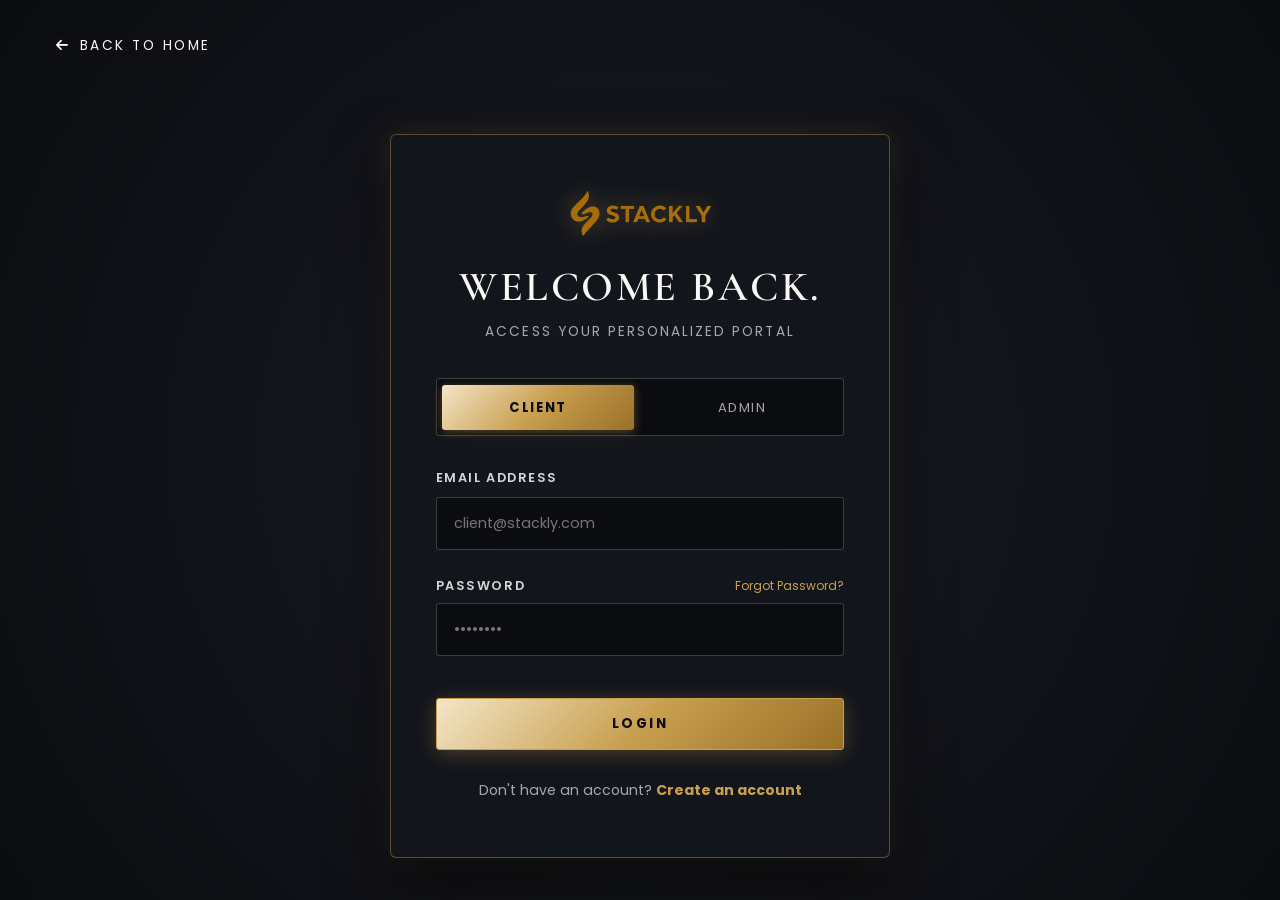
<file: Login.html>
<!DOCTYPE html>
<html lang="en">
<head>
  <meta charset="UTF-8">
  <meta name="viewport" content="width=device-width, initial-scale=1.0">
  <title>Login — STACKLY Client Portal</title>
  
  <link rel="preconnect" href="https://fonts.googleapis.com">
  <link rel="preconnect" href="https://fonts.gstatic.com" crossorigin>
  <link href="https://fonts.googleapis.com/css2?family=Cormorant+Garamond:ital,wght@0,400;0,500;0,600;0,700;1,400;1,600&family=Poppins:wght@300;400;500;600;700&display=swap" rel="stylesheet">
  <link rel="stylesheet" href="https://cdnjs.cloudflare.com/ajax/libs/font-awesome/6.5.1/css/all.min.css">
  
  <link rel="stylesheet" href="css/style.css">
  <link rel="stylesheet" href="css/about.css">
  <link rel="stylesheet" href="css/auth.css">
  <link rel="stylesheet" href="css/responsive.css">
</head>
<body class="auth-body">

  <!-- Top Bar with Back to Home -->
  <div class="auth-header-bar">
    <a href="index.html" class="back-home-link">
      <i class="fa-solid fa-arrow-left"></i> BACK TO HOME
    </a>
  </div>

  <div class="auth-wrapper">
    <div class="auth-card" id="auth-card-el">
      <div style="text-align: center; margin-bottom: 1.2rem;">
        <a href="index.html" style="display: inline-block; text-decoration: none;">
          <img src="assets/logo01.webp" alt="STACKLY Logo" style="height: 46px; width: auto; filter: drop-shadow(0 0 12px rgba(201,160,80,0.4));">
        </a>
      </div>
      <h2>WELCOME BACK.</h2>
      <div class="auth-subtitle">Access your personalized portal</div>

      <!-- Role Selector -->
      <div class="role-selector">
        <div class="role-option active" id="role-client" onclick="selectLoginRole('Client')">CLIENT</div>
        <div class="role-option" id="role-admin" onclick="selectLoginRole('Admin')">ADMIN</div>
      </div>

      <div id="login-error-alert" style="display: none; background: rgba(176,141,87,0.2); color: #B08D57; border: 1px solid #B08D57; padding: 0.8rem; margin-bottom: 1rem; font-size: 0.8rem; text-align: center;"></div>

      <form id="login-form" novalidate>
        <div class="form-group">
          <label class="form-label" for="login-email">EMAIL ADDRESS</label>
          <input type="email" id="login-email" class="form-control" placeholder="client@stackly.com" required>
          <div class="error-message"></div>
        </div>

        <div class="form-group">
          <div style="display: flex; justify-content: space-between; align-items: center; margin-bottom: 0.4rem;">
            <label class="form-label" for="login-password" style="margin-bottom: 0;">PASSWORD</label>
            <a href="404.html" style="font-size: 0.75rem; color: var(--accent);">Forgot Password?</a>
          </div>
          <input type="password" id="login-password" class="form-control" placeholder="••••••••" required>
          <div class="error-message"></div>
        </div>

        <button type="submit" class="btn-accent" style="width: 100%; margin-top: 1rem;">LOGIN</button>
      </form>

      <div class="auth-footer-link">
        Don't have an account? <a href="Signup.html">Create an account</a>
      </div>
    </div>
  </div>

  <script src="https://cdnjs.cloudflare.com/ajax/libs/gsap/3.12.5/gsap.min.js"></script>
  <script src="js/auth.js"></script>
  <script>
    let selectedRole = 'Client';

    function selectLoginRole(role) {
      selectedRole = role;
      document.querySelectorAll('.role-option').forEach(el => el.classList.remove('active'));
      document.getElementById(`role-${role.toLowerCase()}`).classList.add('active');
    }

    document.addEventListener('DOMContentLoaded', () => {
      if (typeof gsap !== 'undefined') {
        gsap.from('#auth-card-el', { y: 40, opacity: 0, duration: 0.8, ease: 'power3.out' });
      }

      const form = document.getElementById('login-form');
      form.addEventListener('submit', (e) => {
        e.preventDefault();
        
        const email = document.getElementById('login-email').value.trim();
        const password = document.getElementById('login-password').value.trim();
        const errAlert = document.getElementById('login-error-alert');

        if (!email || !password) {
          errAlert.textContent = 'Please enter both email and password.';
          errAlert.style.display = 'block';
          return;
        }

        const btn = form.querySelector('button[type="submit"]');
        btn.disabled = true;
        btn.textContent = 'AUTHENTICATING...';

        setTimeout(() => {
          loginUser(email, password, selectedRole);
          if (selectedRole === 'Admin') {
            window.location.href = 'AdminDashboard.html';
          } else {
            window.location.href = 'ClientDashboard.html';
          }
        }, 800);
      });
    });
  </script>
</body>
</html>
</file>
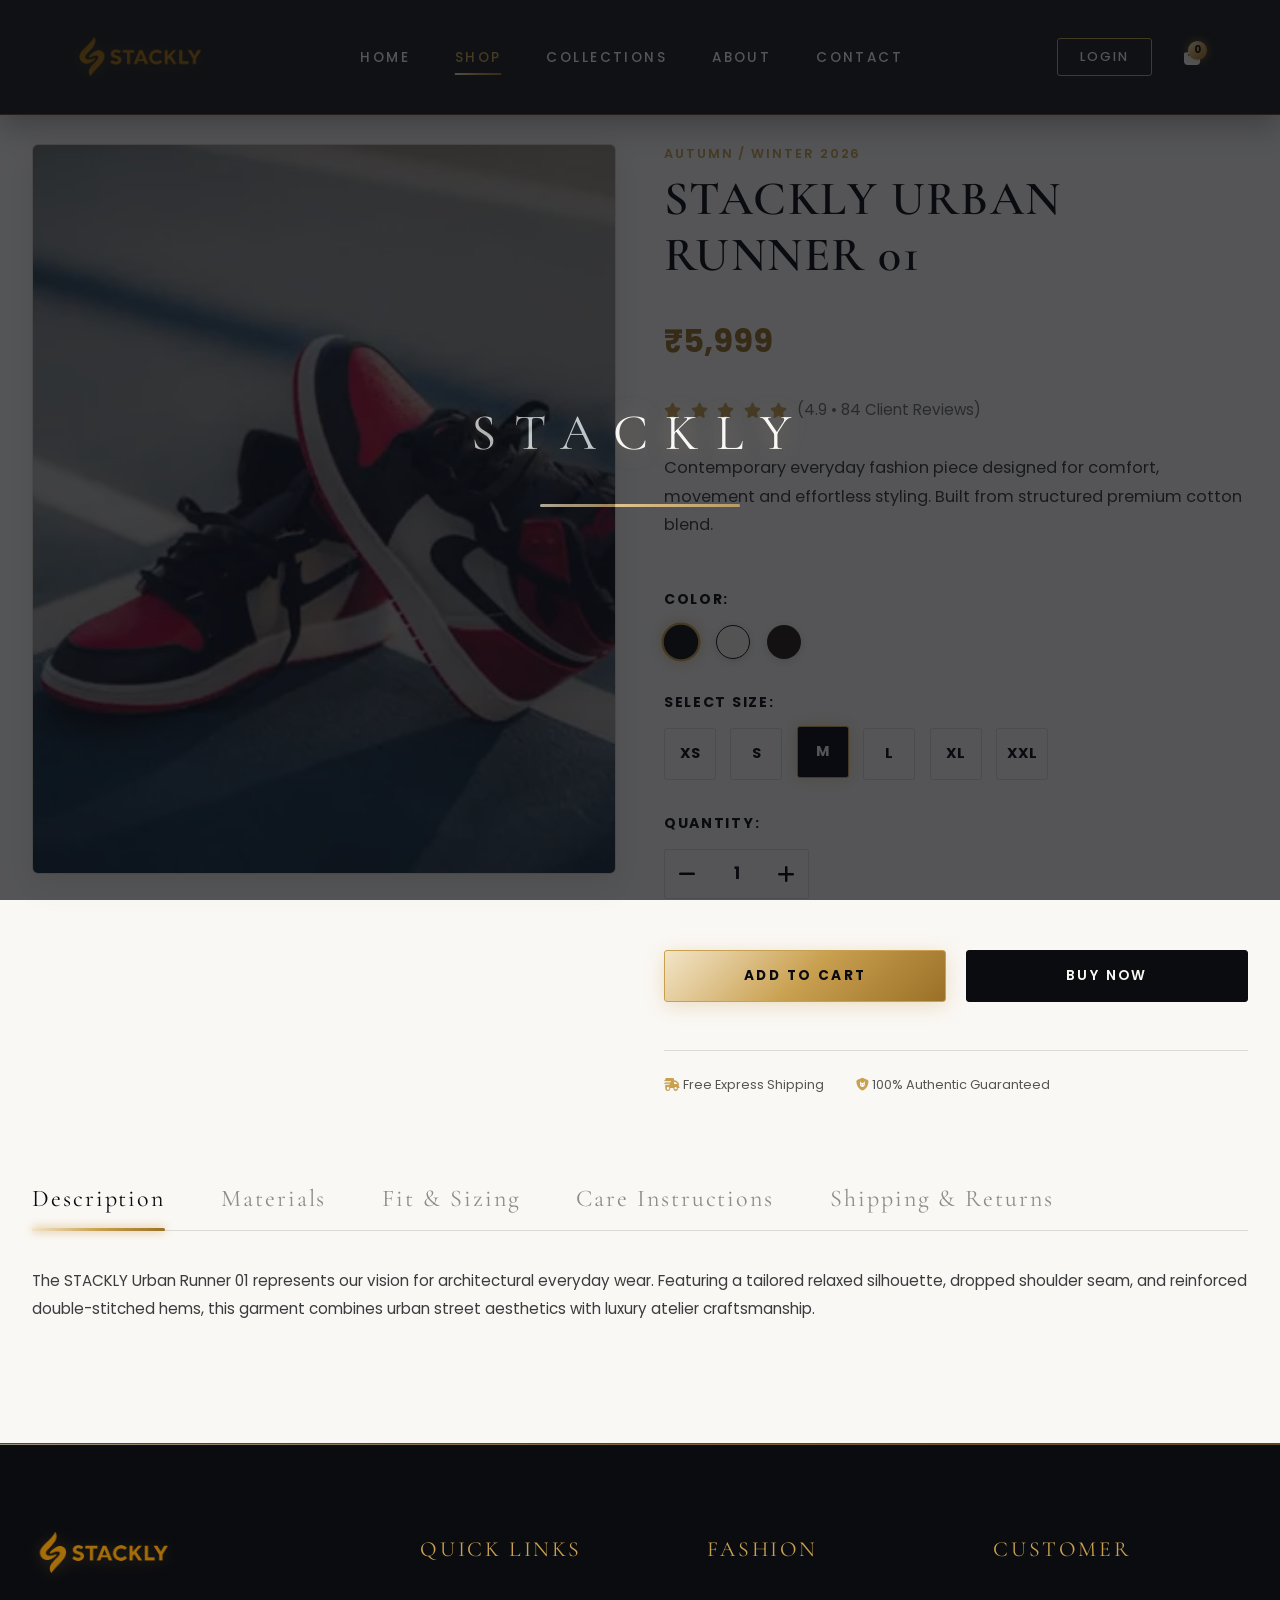
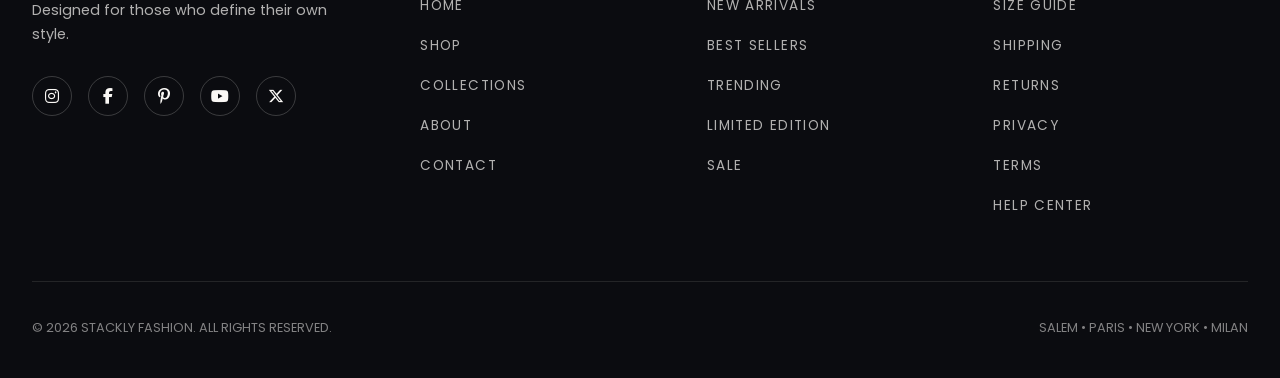
<file: Product.html>
<!DOCTYPE html>
<html lang="en">
<head>
  <meta charset="UTF-8">
  <meta name="viewport" content="width=device-width, initial-scale=1.0">
  <title>Product Details — STACKLY Luxury Fashion</title>
  
  <link rel="preconnect" href="https://fonts.googleapis.com">
  <link rel="preconnect" href="https://fonts.gstatic.com" crossorigin>
  <link href="https://fonts.googleapis.com/css2?family=Cormorant+Garamond:ital,wght@0,400;0,500;0,600;0,700;1,400;1,600&family=Poppins:wght@300;400;500;600;700&display=swap" rel="stylesheet">
  <link rel="stylesheet" href="https://cdnjs.cloudflare.com/ajax/libs/font-awesome/6.5.1/css/all.min.css">
  
  <link rel="stylesheet" href="css/style.css">
  <link rel="stylesheet" href="css/product.css">
  <link rel="stylesheet" href="css/responsive.css">
</head>
<body>

  <!-- Preloader -->
  <div id="preloader">
    <div class="preloader-logo">STACKLY</div>
    <div class="preloader-bar"><div class="preloader-progress"></div></div>
  </div>

  <!-- Site Header -->
  <header class="site-header">
    <div class="navbar-container">
      <a href="index.html" class="navbar-brand">
        <img src="assets/logo01.webp" alt="STACKLY Logo">
      </a>
      <ul class="nav-links">
        <li><a href="index.html" class="nav-link">Home</a></li>
        <li><a href="Shop.html" class="nav-link active">Shop</a></li>
        <li><a href="Collections.html" class="nav-link">Collections</a></li>
        <li><a href="About.html" class="nav-link">About</a></li>
        <li><a href="Contact.html" class="nav-link">Contact</a></li>
      </ul>
      <div class="nav-actions">
        <a href="Login.html" class="login-nav-btn">Login</a>
        <button class="icon-btn cart-icon-btn"><i class="fa-solid fa-bag-shopping"></i><span class="badge cart-count-badge">0</span></button>
        <button class="hamburger-btn" aria-label="Toggle Navigation Menu"><i class="fa-solid fa-bars"></i></button>
      </div>
    </div>
  </header>

  <!-- Mobile Menu -->
  <div class="mobile-menu-overlay"></div>
  <div class="mobile-menu">
    <button class="mobile-menu-close" aria-label="Close Menu"><i class="fa-solid fa-xmark"></i></button>
    <ul class="mobile-nav-links">
      <li><a href="index.html">Home</a></li>
      <li><a href="Shop.html">Shop</a></li>
      <li><a href="Collections.html">Collections</a></li>
      <li><a href="About.html">About</a></li>
      <li><a href="Contact.html">Contact</a></li>
    </ul>
    <div class="mobile-menu-footer">
      <a href="Login.html" class="btn-accent" style="display: block; text-align: center;">LOGIN / ACCOUNT</a>
    </div>
  </div>

  <!-- Cart Drawer -->
  <div class="cart-drawer-overlay"></div>
  <div class="cart-drawer">
    <div class="cart-drawer-header"><h3>YOUR CART</h3><button class="cart-close-btn" aria-label="Close Cart"><i class="fa-solid fa-xmark"></i></button></div>
    <div class="cart-drawer-body" id="cart-drawer-body"></div>
    <div class="cart-drawer-footer">
      <div class="cart-subtotal"><span>SUBTOTAL</span><span id="cart-drawer-total">₹0</span></div>
      <a href="404.html" class="btn-primary" style="display: block; text-align: center;">PROCEED TO CHECKOUT</a>
    </div>
  </div>

  <!-- PRODUCT DETAIL SECTION -->
  <section class="product-detail-container" id="product-detail-section">
    
    <!-- LEFT: GALLERY -->
    <div class="product-gallery">
      <div class="main-image-container">
        <img id="pd-main-img" src="assets/product-1.webp" alt="Product Main Image">
      </div>
    </div>

    <!-- RIGHT: PRODUCT INFORMATION -->
    <div class="product-info-panel">
      <div>
        <div style="font-size: 0.8rem; color: var(--accent); text-transform: uppercase; letter-spacing: 0.15em; font-weight: 600; margin-bottom: 0.5rem;">AUTUMN / WINTER 2026</div>
        <h1 class="product-title-detail" id="pd-title">STACKLY URBAN RUNNER 01</h1>
      </div>

      <div class="product-price-detail" id="pd-price">₹5,999</div>

      <div class="product-rating-detail">
        <i class="fa-solid fa-star" style="color: #C9A050;"></i><i class="fa-solid fa-star" style="color: #C9A050;"></i><i class="fa-solid fa-star" style="color: #C9A050;"></i><i class="fa-solid fa-star" style="color: #C9A050;"></i><i class="fa-solid fa-star" style="color: #C9A050;"></i> <span style="color: rgba(17,17,17,0.6);">(4.9 • 84 Client Reviews)</span>
      </div>

      <p class="product-desc-short">
        Contemporary everyday fashion piece designed for comfort, movement and effortless styling. Built from structured premium cotton blend.
      </p>

      <!-- COLOR SELECTOR -->
      <div class="option-group">
        <div class="option-label">COLOR:</div>
        <div class="color-selector-detail" id="pd-color-selector">
          <!-- Rendered by js/product.js -->
        </div>
      </div>

      <!-- SIZE SELECTOR -->
      <div class="option-group">
        <div class="option-label">SELECT SIZE:</div>
        <div class="size-selector-detail" id="pd-size-selector">
          <!-- Rendered by js/product.js -->
        </div>
      </div>

      <!-- QUANTITY -->
      <div class="option-group">
        <div class="option-label">QUANTITY:</div>
        <div class="quantity-control">
          <button class="qty-action" onclick="changeQuantity(-1)"><i class="fa-solid fa-minus"></i></button>
          <span class="qty-val" id="pd-qty-val">1</span>
          <button class="qty-action" onclick="changeQuantity(1)"><i class="fa-solid fa-plus"></i></button>
        </div>
      </div>

      <!-- ACTION BUTTONS -->
      <div class="action-buttons">
        <button class="btn-accent" id="pd-add-to-cart-btn" onclick="handleAddToCartDetail()">ADD TO CART</button>
        <button class="btn-primary" onclick="handleBuyNowDetail()">BUY NOW</button>
      </div>

      <div style="margin-top: 1rem; padding-top: 1.5rem; border-top: 1px solid var(--border-dark); display: flex; gap: 2rem; font-size: 0.8rem; color: rgba(17,17,17,0.7);">
        <div><i class="fa-solid fa-truck-fast" style="color: var(--accent);"></i> Free Express Shipping</div>
        <div><i class="fa-solid fa-shield-cat" style="color: var(--accent);"></i> 100% Authentic Guaranteed</div>
      </div>
    </div>

  </section>

  <!-- PRODUCT INFORMATION TABS -->
  <div class="product-tabs-container">
    <div class="tab-headers">
      <button class="tab-header-btn active" data-tab="desc">Description</button>
      <button class="tab-header-btn" data-tab="materials">Materials</button>
      <button class="tab-header-btn" data-tab="fit">Fit & Sizing</button>
      <button class="tab-header-btn" data-tab="care">Care Instructions</button>
      <button class="tab-header-btn" data-tab="shipping">Shipping & Returns</button>
    </div>

    <div class="tab-content active" id="tab-desc">
      <p>
        The STACKLY Urban Runner 01 represents our vision for architectural everyday wear. Featuring a tailored relaxed silhouette, dropped shoulder seam, and reinforced double-stitched hems, this garment combines urban street aesthetics with luxury atelier craftsmanship.
      </p>
    </div>

    <div class="tab-content" id="tab-materials">
      <p>
        • 85% Organic Heavyweight Cotton, 15% Recycled Polyester.<br>
        • 420 GSM structured fleece interior.<br>
        • Custom gold-tone hardware detailing.
      </p>
    </div>

    <div class="tab-content" id="tab-fit">
      <p>
        Designed for a contemporary relaxed fit. Take your normal size for an editorial relaxed drop, or size down for a classic tailored silhouette. Model is 185 cm wearing size M.
      </p>
    </div>

    <div class="tab-content" id="tab-care">
      <p>
        • Machine wash cold on gentle cycle with like colors.<br>
        • Do not bleach.<br>
        • Hang dry in shade.<br>
        • Warm iron inside out if needed.
      </p>
    </div>

    <div class="tab-content" id="tab-shipping">
      <p>
        • Standard Express Delivery: 2-4 business days.<br>
        • Complimentary 30-day returns and size concierge exchanges via client dashboard portal.
      </p>
    </div>
  </div>

  <!-- Common Footer -->
  <footer class="site-footer">
    <div class="footer-grid">
      <div class="footer-brand">
        <a href="index.html"><img src="assets/logo01.webp" alt="STACKLY Logo"></a>
        <p>Designed for those who define their own style.</p>
        <div class="social-icons">
          <a href="404.html" class="social-link"><i class="fa-brands fa-instagram"></i></a>
          <a href="404.html" class="social-link"><i class="fa-brands fa-facebook-f"></i></a>
          <a href="404.html" class="social-link"><i class="fa-brands fa-pinterest-p"></i></a>
          <a href="404.html" class="social-link"><i class="fa-brands fa-youtube"></i></a>
          <a href="404.html" class="social-link"><i class="fa-brands fa-x-twitter"></i></a>
        </div>
      </div>
      <div>
        <div class="footer-title">QUICK LINKS</div>
        <ul class="footer-links">
          <li><a href="index.html">Home</a></li>
          <li><a href="Shop.html">Shop</a></li>
          <li><a href="Collections.html">Collections</a></li>
          <li><a href="About.html">About</a></li>
          <li><a href="Contact.html">Contact</a></li>
        </ul>
      </div>
      <div>
        <div class="footer-title">FASHION</div>
        <ul class="footer-links">
          <li><a href="404.html">New Arrivals</a></li>
          <li><a href="404.html">Best Sellers</a></li>
          <li><a href="404.html">Trending</a></li>
          <li><a href="404.html">Limited Edition</a></li>
          <li><a href="404.html">Sale</a></li>
        </ul>
      </div>
      <div>
        <div class="footer-title">CUSTOMER</div>
        <ul class="footer-links">
          <li><a href="404.html">Size Guide</a></li>
          <li><a href="404.html">Shipping</a></li>
          <li><a href="404.html">Returns</a></li>
          <li><a href="404.html">Privacy</a></li>
          <li><a href="404.html">Terms</a></li>
          <li><a href="404.html">Help Center</a></li>
        </ul>
      </div>
    </div>
    <div class="footer-bottom">
      <div>© 2026 STACKLY FASHION. ALL RIGHTS RESERVED.</div>
      <div>SALEM • PARIS • NEW YORK • MILAN</div>
    </div>
  </footer>

  <script src="https://cdnjs.cloudflare.com/ajax/libs/gsap/3.12.5/gsap.min.js"></script>
  <script src="js/cart.js"></script>
  <script src="js/wishlist.js"></script>
  <script src="js/auth.js"></script>
  <script src="js/shop.js"></script>
  <script src="js/product.js"></script>
  <script src="js/main.js"></script>
</body>
</html>
</file>
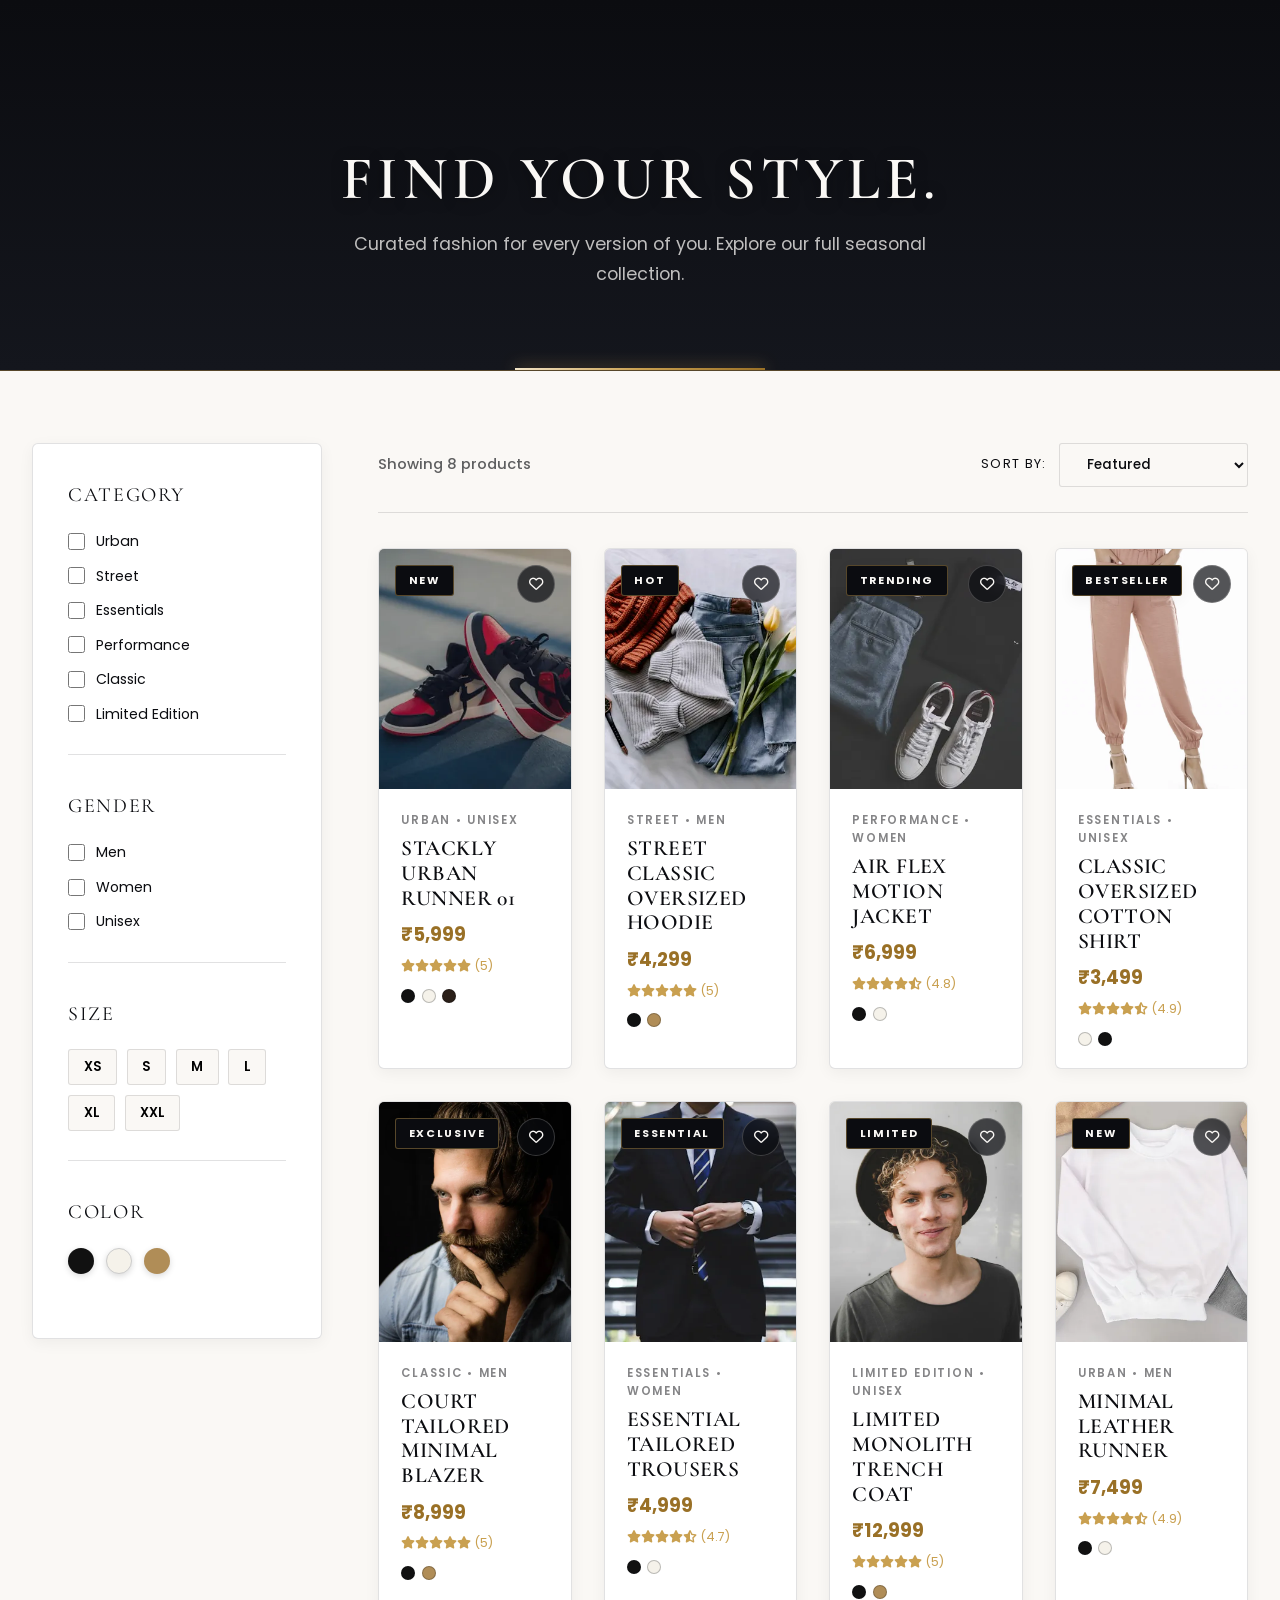
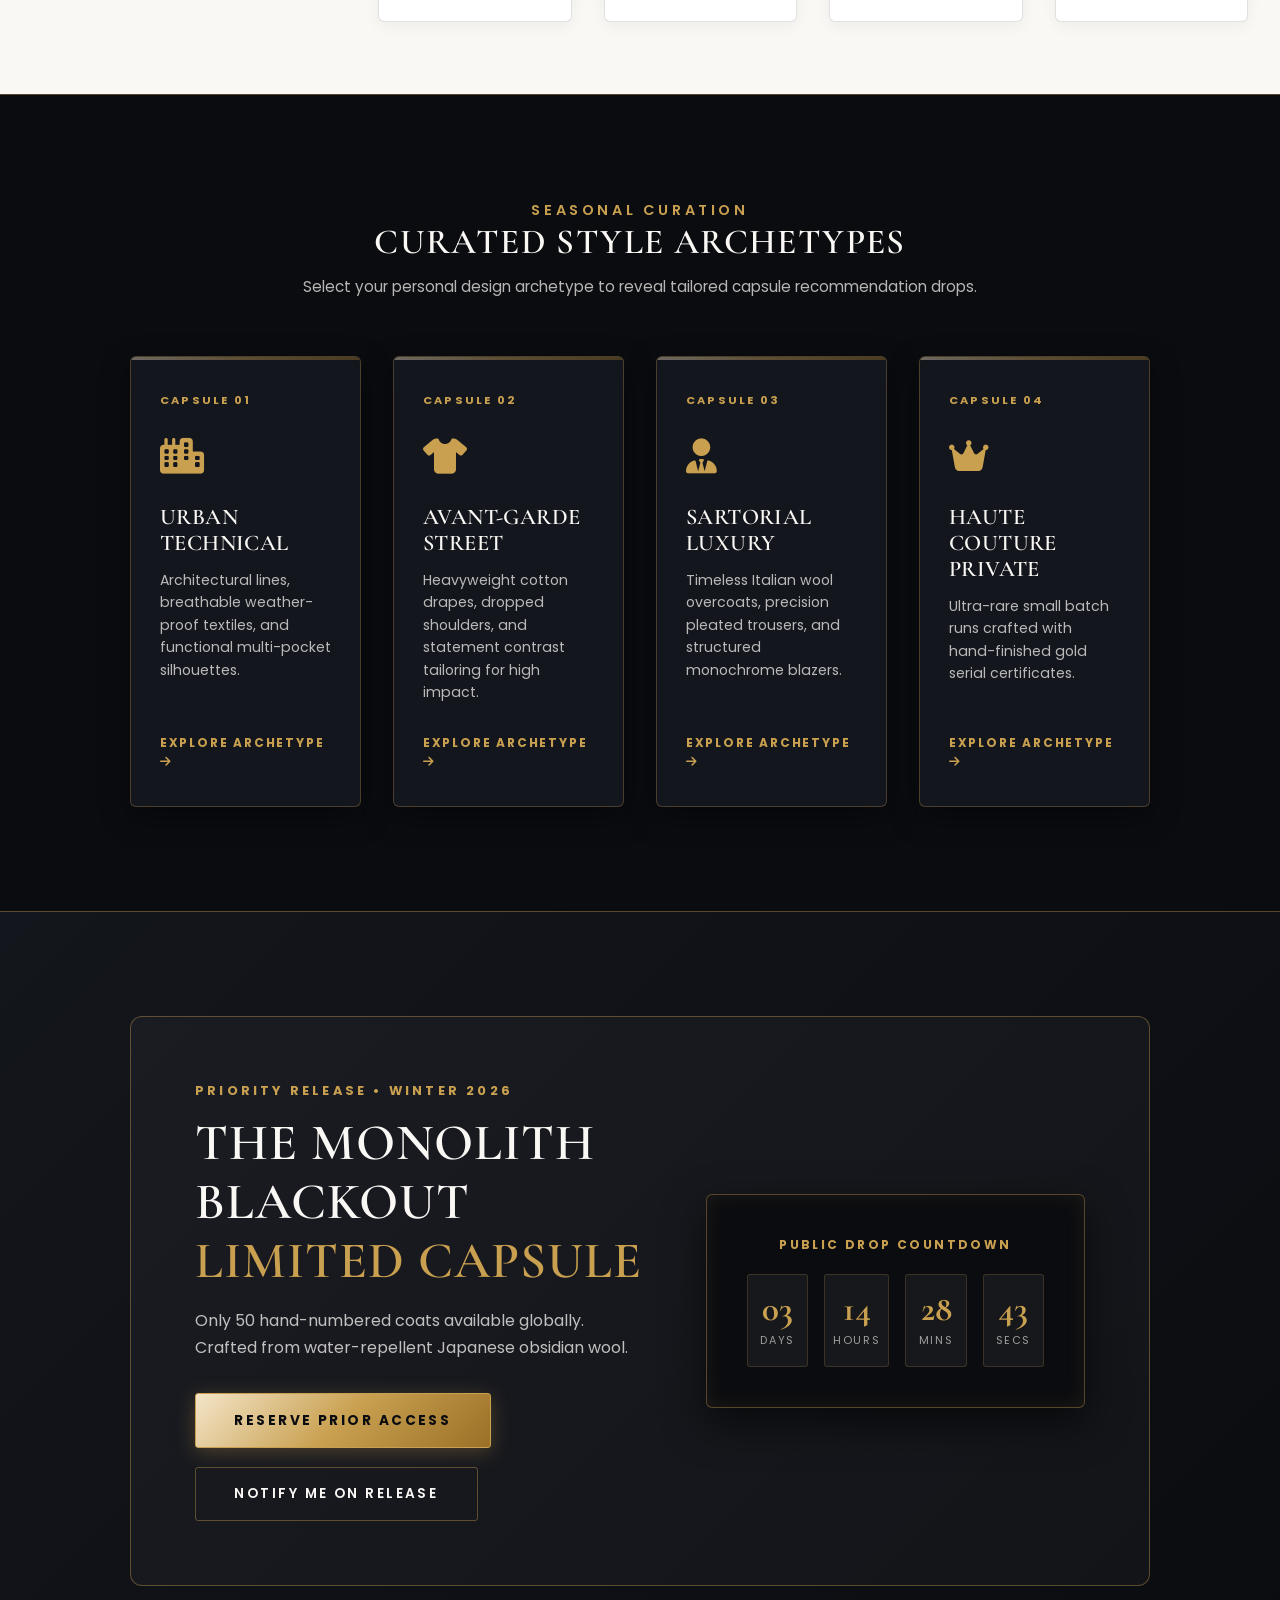
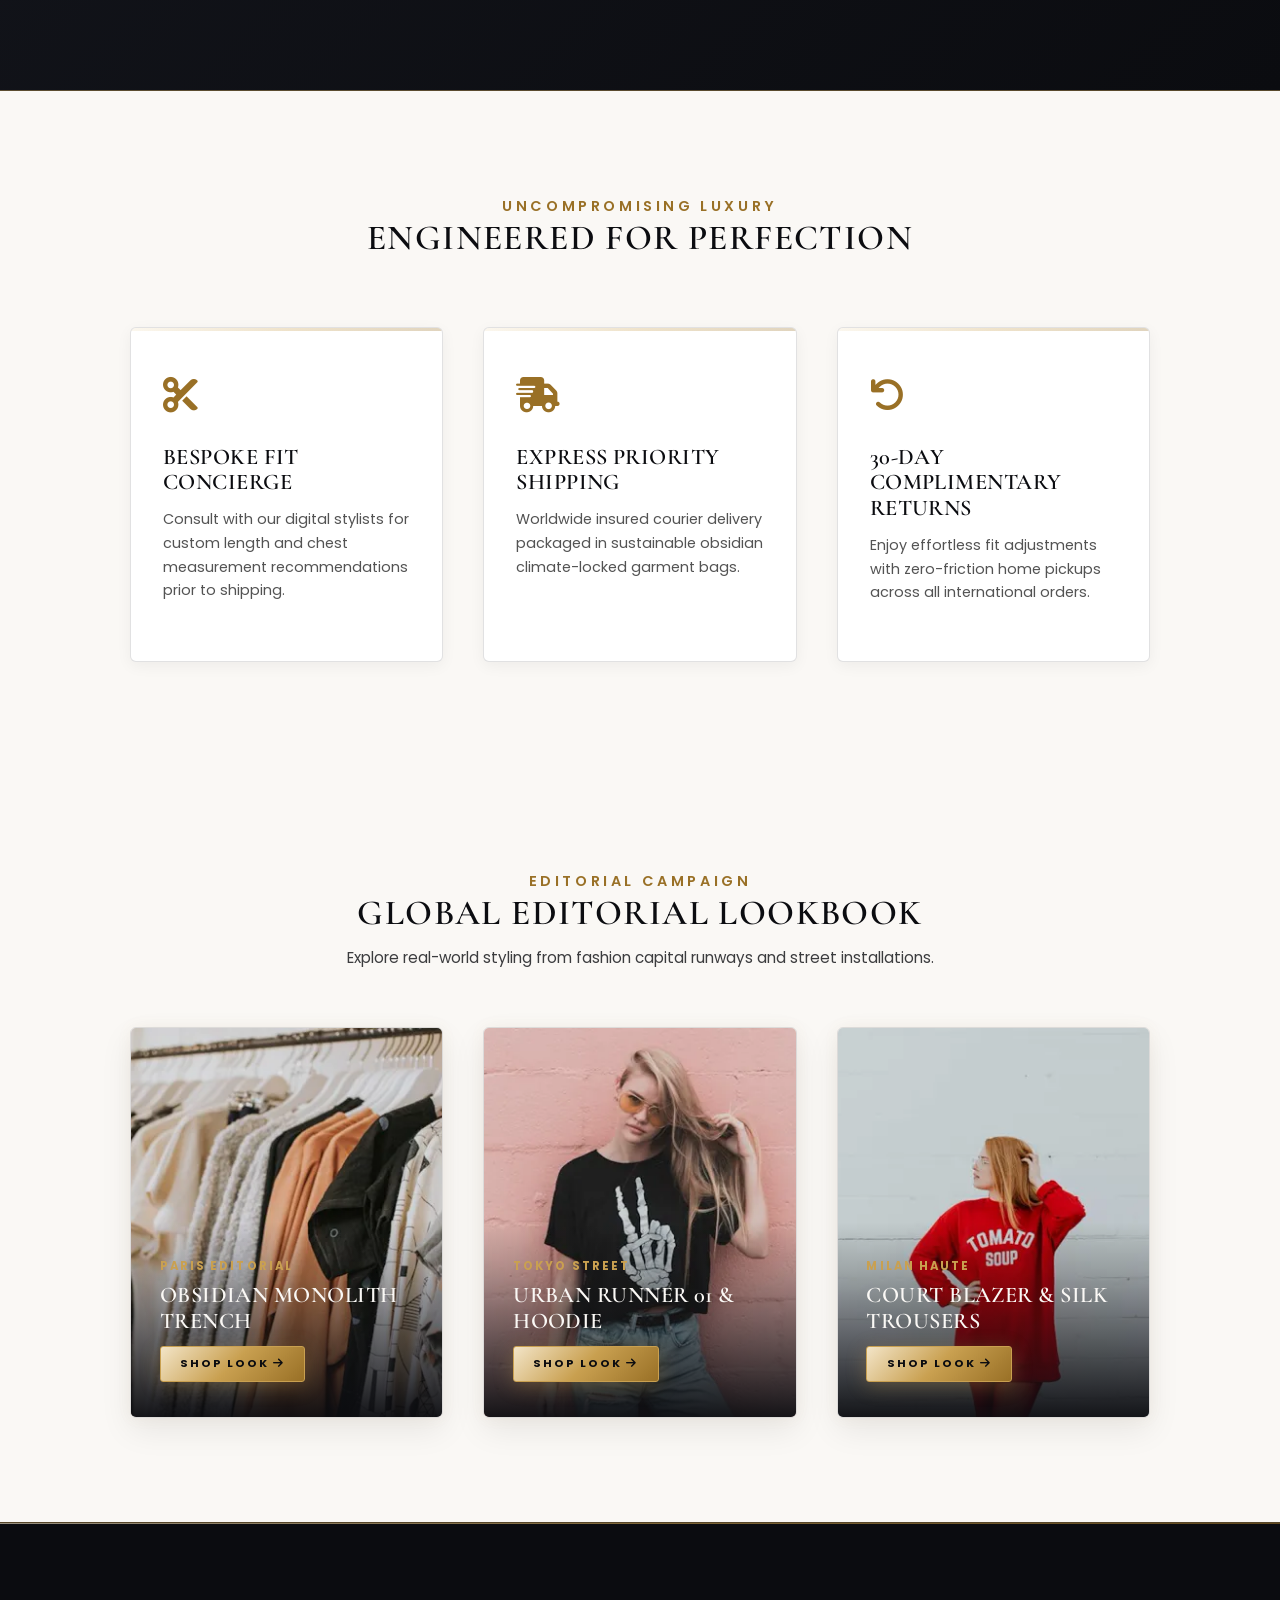
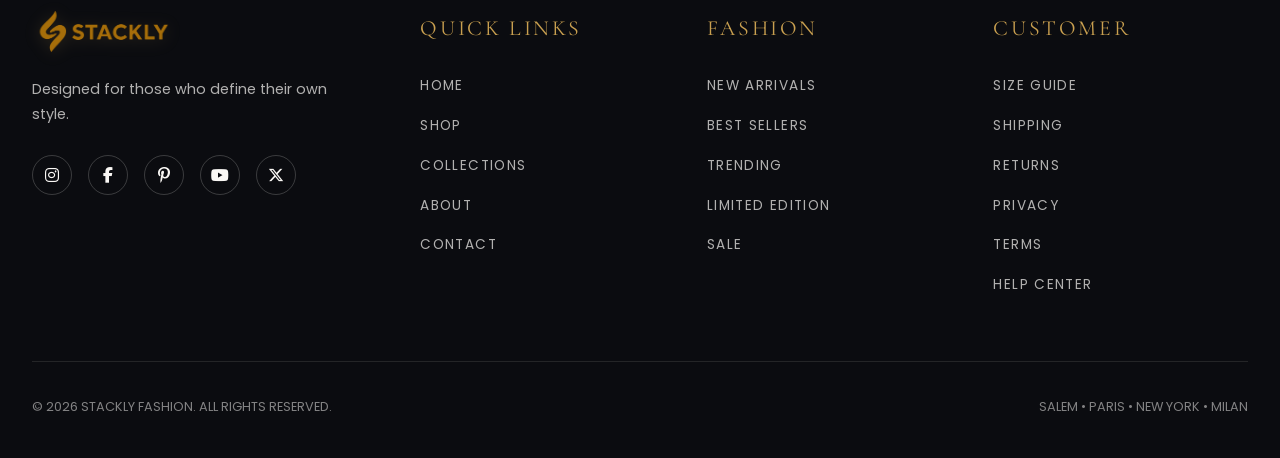
<file: Shop.html>
<!DOCTYPE html>
<html lang="en">
<head>
  <meta charset="UTF-8">
  <meta name="viewport" content="width=device-width, initial-scale=1.0">
  <title>Shop — STACKLY Luxury Fashion</title>
  
  <link rel="preconnect" href="https://fonts.googleapis.com">
  <link rel="preconnect" href="https://fonts.gstatic.com" crossorigin>
  <link href="https://fonts.googleapis.com/css2?family=Cormorant+Garamond:ital,wght@0,400;0,500;0,600;0,700;1,400;1,600&family=Poppins:wght@300;400;500;600;700&display=swap" rel="stylesheet">
  <link rel="stylesheet" href="https://cdnjs.cloudflare.com/ajax/libs/font-awesome/6.5.1/css/all.min.css">
  
  <link rel="stylesheet" href="css/style.css">
  <link rel="stylesheet" href="css/shop.css">
  <link rel="stylesheet" href="css/responsive.css">
</head>
<body>

  <!-- Preloader -->
  <div id="preloader">
    <div class="preloader-logo">STACKLY</div>
    <div class="preloader-bar"><div class="preloader-progress"></div></div>
  </div>

  <!-- Site Header -->
  <header class="site-header">
    <div class="navbar-container">
      <a href="index.html" class="navbar-brand">
        <img src="assets/logo01.webp" alt="STACKLY Logo">
      </a>
      <ul class="nav-links">
        <li><a href="index.html" class="nav-link">Home</a></li>
        <li><a href="Shop.html" class="nav-link active">Shop</a></li>
        <li><a href="Collections.html" class="nav-link">Collections</a></li>
        <li><a href="About.html" class="nav-link">About</a></li>
        <li><a href="Contact.html" class="nav-link">Contact</a></li>
      </ul>
      <div class="nav-actions">
        <a href="Login.html" class="login-nav-btn">Login</a>
        <button class="icon-btn cart-icon-btn" aria-label="Cart">
          <i class="fa-solid fa-bag-shopping"></i>
          <span class="badge cart-count-badge">0</span>
        </button>
        <button class="hamburger-btn" aria-label="Menu"><i class="fa-solid fa-bars"></i></button>
      </div>
    </div>
  </header>

  <!-- Mobile Off-Canvas Menu -->
  <div class="mobile-menu-overlay"></div>
  <div class="mobile-menu">
    <button class="mobile-menu-close" aria-label="Close Menu"><i class="fa-solid fa-xmark"></i></button>
    <ul class="mobile-nav-links">
      <li><a href="index.html">Home</a></li>
      <li><a href="Shop.html" class="active">Shop</a></li>
      <li><a href="Collections.html">Collections</a></li>
      <li><a href="About.html">About</a></li>
      <li><a href="Contact.html">Contact</a></li>
    </ul>
    <div class="mobile-menu-footer">
      <a href="Login.html" class="btn-accent" style="display: block; text-align: center;">LOGIN / ACCOUNT</a>
    </div>
  </div>

  <!-- Cart Slide-Over Drawer -->
  <div class="cart-drawer-overlay"></div>
  <div class="cart-drawer">
    <div class="cart-drawer-header">
      <h3>YOUR CART</h3>
      <button class="cart-close-btn" aria-label="Close Cart"><i class="fa-solid fa-xmark"></i></button>
    </div>
    <div class="cart-drawer-body" id="cart-drawer-body"></div>
    <div class="cart-drawer-footer">
      <div class="cart-subtotal"><span>SUBTOTAL</span><span id="cart-drawer-total">₹0</span></div>
      <a href="404.html" class="btn-primary" style="display: block; text-align: center;">PROCEED TO CHECKOUT</a>
    </div>
  </div>

  <!-- SHOP HERO -->
  <section class="shop-hero">
    <h1>FIND YOUR STYLE.</h1>
    <p>Curated fashion for every version of you. Explore our full seasonal collection.</p>
  </section>

  <!-- SHOP MAIN CONTAINER -->
  <div class="shop-container">
    
    <!-- FILTER SIDEBAR -->
    <aside class="filter-sidebar">
      
      <!-- Category Filter -->
      <div class="filter-section">
        <div class="filter-title">CATEGORY</div>
        <div class="filter-options">
          <label class="filter-checkbox"><input type="checkbox" class="filter-category" value="Urban"> Urban</label>
          <label class="filter-checkbox"><input type="checkbox" class="filter-category" value="Street"> Street</label>
          <label class="filter-checkbox"><input type="checkbox" class="filter-category" value="Essentials"> Essentials</label>
          <label class="filter-checkbox"><input type="checkbox" class="filter-category" value="Performance"> Performance</label>
          <label class="filter-checkbox"><input type="checkbox" class="filter-category" value="Classic"> Classic</label>
          <label class="filter-checkbox"><input type="checkbox" class="filter-category" value="Limited Edition"> Limited Edition</label>
        </div>
      </div>

      <!-- Gender Filter -->
      <div class="filter-section">
        <div class="filter-title">GENDER</div>
        <div class="filter-options">
          <label class="filter-checkbox"><input type="checkbox" class="filter-gender" value="Men"> Men</label>
          <label class="filter-checkbox"><input type="checkbox" class="filter-gender" value="Women"> Women</label>
          <label class="filter-checkbox"><input type="checkbox" class="filter-gender" value="Unisex"> Unisex</label>
        </div>
      </div>

      <!-- Size Filter -->
      <div class="filter-section">
        <div class="filter-title">SIZE</div>
        <div class="size-options-grid">
          <button class="size-btn filter-size-btn" data-size="XS">XS</button>
          <button class="size-btn filter-size-btn" data-size="S">S</button>
          <button class="size-btn filter-size-btn" data-size="M">M</button>
          <button class="size-btn filter-size-btn" data-size="L">L</button>
          <button class="size-btn filter-size-btn" data-size="XL">XL</button>
          <button class="size-btn filter-size-btn" data-size="XXL">XXL</button>
        </div>
      </div>

      <!-- Color Options -->
      <div class="filter-section">
        <div class="filter-title">COLOR</div>
        <div class="color-options-grid">
          <div class="color-option" style="background: #111111;" title="Black"></div>
          <div class="color-option" style="background: #F5F2EA; border: 1px solid #ccc;" title="Beige"></div>
          <div class="color-option" style="background: #B08D57;" title="Gold/Brown"></div>
        </div>
      </div>

    </aside>

    <!-- MAIN PRODUCT AREA -->
    <main class="shop-main">
      <div class="shop-toolbar">
        <div class="results-count" id="results-count">Showing all products</div>
        
        <div style="display: flex; align-items: center; gap: 0.8rem;">
          <span style="font-size: 0.8rem; text-transform: uppercase; letter-spacing: 0.1em; color: var(--primary);">Sort By:</span>
          <select class="sort-select" id="sort-select">
            <option value="featured">Featured</option>
            <option value="newest">Newest</option>
            <option value="price-low">Price: Low to High</option>
            <option value="price-high">Price: High to Low</option>
            <option value="rating">Best Rated</option>
          </select>
        </div>
      </div>

      <!-- PRODUCT GRID -->
      <div class="products-grid" id="products-grid-container">
        <!-- Rendered dynamically by shop.js -->
      </div>
    </main>

  </div>

  <!-- SHOP SECTION 1: CURATED STYLE ARCHETYPES -->
  <section class="section-padding" style="background-color: var(--primary); color: var(--secondary); border-top: 1px solid var(--border-accent);">
    <div class="container">
      <div class="section-header" style="text-align: center; max-width: 750px; margin: 0 auto 3.5rem auto;">
        <div class="section-subtitle" style="color: var(--accent);">SEASONAL CURATION</div>
        <h2 class="section-title" style="color: var(--secondary);">CURATED STYLE ARCHETYPES</h2>
        <p style="color: rgba(250,248,245,0.72);">Select your personal design archetype to reveal tailored capsule recommendation drops.</p>
      </div>

      <div class="shop-archetype-grid">
        <div class="shop-archetype-card">
          <div class="archetype-badge">CAPSULE 01</div>
          <div class="archetype-icon"><i class="fa-solid fa-city"></i></div>
          <h3>URBAN TECHNICAL</h3>
          <p>Architectural lines, breathable weather-proof textiles, and functional multi-pocket silhouettes.</p>
          <a href="404.html" class="archetype-link">EXPLORE ARCHETYPE <i class="fa-solid fa-arrow-right"></i></a>
        </div>

        <div class="shop-archetype-card">
          <div class="archetype-badge">CAPSULE 02</div>
          <div class="archetype-icon"><i class="fa-solid fa-shirt"></i></div>
          <h3>AVANT-GARDE STREET</h3>
          <p>Heavyweight cotton drapes, dropped shoulders, and statement contrast tailoring for high impact.</p>
          <a href="404.html" class="archetype-link">EXPLORE ARCHETYPE <i class="fa-solid fa-arrow-right"></i></a>
        </div>

        <div class="shop-archetype-card">
          <div class="archetype-badge">CAPSULE 03</div>
          <div class="archetype-icon"><i class="fa-solid fa-user-tie"></i></div>
          <h3>SARTORIAL LUXURY</h3>
          <p>Timeless Italian wool overcoats, precision pleated trousers, and structured monochrome blazers.</p>
          <a href="404.html" class="archetype-link">EXPLORE ARCHETYPE <i class="fa-solid fa-arrow-right"></i></a>
        </div>

        <div class="shop-archetype-card">
          <div class="archetype-badge">CAPSULE 04</div>
          <div class="archetype-icon"><i class="fa-solid fa-crown"></i></div>
          <h3>HAUTE COUTURE PRIVATE</h3>
          <p>Ultra-rare small batch runs crafted with hand-finished gold serial certificates.</p>
          <a href="404.html" class="archetype-link">EXPLORE ARCHETYPE <i class="fa-solid fa-arrow-right"></i></a>
        </div>
      </div>
    </div>
  </section>

  <!-- SHOP SECTION 2: THE ATELIER PRIVATE VAULT -->
  <section class="section-padding" style="background: linear-gradient(135deg, #14161D 0%, #0B0C10 100%); border-top: 1px solid var(--border-accent); border-bottom: 1px solid var(--border-accent);">
    <div class="container">
      <div class="shop-vault-banner">
        <div style="position: relative; z-index: 2;">
          <div style="font-size: 0.8rem; color: var(--accent); letter-spacing: 0.25em; font-weight: 700; margin-bottom: 0.8rem;">PRIORITY RELEASE • WINTER 2026</div>
          <h2 style="font-family: var(--font-display); font-size: clamp(2rem, 4vw, 3.2rem); color: var(--secondary); margin-bottom: 1rem; line-height: 1.15;">THE MONOLITH BLACKOUT<br><span style="color: var(--accent);">LIMITED CAPSULE</span></h2>
          <p style="color: rgba(250,248,245,0.75); max-width: 520px; font-size: 1rem; line-height: 1.7; margin-bottom: 2rem;">Only 50 hand-numbered coats available globally. Crafted from water-repellent Japanese obsidian wool.</p>
          
          <div class="shop-vault-buttons" style="display: flex; gap: 1.2rem; flex-wrap: wrap;">
            <a href="404.html" class="btn-accent">RESERVE PRIOR ACCESS</a>
            <a href="404.html" class="btn-outline" style="display: inline-block; text-align: center;">NOTIFY ME ON RELEASE</a>
          </div>
        </div>

        <div class="shop-countdown-box">
          <div style="font-size: 0.75rem; color: var(--accent); letter-spacing: 0.2em; text-transform: uppercase; font-weight: 700; margin-bottom: 1.2rem; text-align: center;">PUBLIC DROP COUNTDOWN</div>
          <div class="shop-timer-grid">
            <div class="timer-unit">
              <div class="timer-number" id="cd-days">03</div>
              <div class="timer-label">DAYS</div>
            </div>
            <div class="timer-unit">
              <div class="timer-number" id="cd-hours">14</div>
              <div class="timer-label">HOURS</div>
            </div>
            <div class="timer-unit">
              <div class="timer-number" id="cd-mins">28</div>
              <div class="timer-label">MINS</div>
            </div>
            <div class="timer-unit">
              <div class="timer-number" id="cd-secs">45</div>
              <div class="timer-label">SECS</div>
            </div>
          </div>
        </div>
      </div>
    </div>
  </section>

  <!-- SHOP SECTION 3: VIP STYLING CONCIERGE & GUARANTEE -->
  <section class="section-padding" style="background-color: var(--bg-light); color: var(--primary);">
    <div class="container">
      <div class="section-header" style="text-align: center; max-width: 700px; margin: 0 auto 3.5rem auto;">
        <div class="section-subtitle" style="color: var(--accent-dark);">UNCOMPROMISING LUXURY</div>
        <h2 class="section-title" style="color: var(--primary);">ENGINEERED FOR PERFECTION</h2>
      </div>

      <div class="shop-guarantee-grid">
        <div class="shop-guarantee-card">
          <div class="guarantee-icon"><i class="fa-solid fa-scissors"></i></div>
          <h3>BESPOKE FIT CONCIERGE</h3>
          <p>Consult with our digital stylists for custom length and chest measurement recommendations prior to shipping.</p>
        </div>

        <div class="shop-guarantee-card">
          <div class="guarantee-icon"><i class="fa-solid fa-truck-fast"></i></div>
          <h3>EXPRESS PRIORITY SHIPPING</h3>
          <p>Worldwide insured courier delivery packaged in sustainable obsidian climate-locked garment bags.</p>
        </div>

        <div class="shop-guarantee-card">
          <div class="guarantee-icon"><i class="fa-solid fa-arrow-rotate-left"></i></div>
          <h3>30-DAY COMPLIMENTARY RETURNS</h3>
          <p>Enjoy effortless fit adjustments with zero-friction home pickups across all international orders.</p>
        </div>
      </div>
    </div>
  </section>

  <!-- SHOP SECTION 4: GLOBAL LOOKBOOK SHOPPING GALLERY -->
  <section class="section-padding" style="background-color: var(--secondary);">
    <div class="container">
      <div class="section-header" style="text-align: center; max-width: 750px; margin: 0 auto 3.5rem auto;">
        <div class="section-subtitle">EDITORIAL CAMPAIGN</div>
        <h2 class="section-title">GLOBAL EDITORIAL LOOKBOOK</h2>
        <p>Explore real-world styling from fashion capital runways and street installations.</p>
      </div>

      <div class="shop-lookbook-grid">
        <div class="shop-lookbook-card">
          <img src="assets/style-look-paris.webp" alt="Parisian Tailored Look" loading="lazy">
          <div class="lookbook-overlay">
            <div class="lookbook-tag">PARIS EDITORIAL</div>
            <h4>OBSIDIAN MONOLITH TRENCH</h4>
            <a href="404.html" class="btn-accent" style="padding: 0.5rem 1.2rem; font-size: 0.7rem; margin-top: 0.8rem; width: fit-content;">SHOP LOOK <i class="fa-solid fa-arrow-right"></i></a>
          </div>
        </div>

        <div class="shop-lookbook-card">
          <img src="assets/style-look-tokyo.webp" alt="Tokyo Streetwear Look" loading="lazy">
          <div class="lookbook-overlay">
            <div class="lookbook-tag">TOKYO STREET</div>
            <h4>URBAN RUNNER 01 & HOODIE</h4>
            <a href="404.html" class="btn-accent" style="padding: 0.5rem 1.2rem; font-size: 0.7rem; margin-top: 0.8rem; width: fit-content;">SHOP LOOK <i class="fa-solid fa-arrow-right"></i></a>
          </div>
        </div>

        <div class="shop-lookbook-card">
          <img src="assets/style-look-milan.webp" alt="Milan Evening Suit" loading="lazy">
          <div class="lookbook-overlay">
            <div class="lookbook-tag">MILAN HAUTE</div>
            <h4>COURT BLAZER & SILK TROUSERS</h4>
            <a href="404.html" class="btn-accent" style="padding: 0.5rem 1.2rem; font-size: 0.7rem; margin-top: 0.8rem; width: fit-content;">SHOP LOOK <i class="fa-solid fa-arrow-right"></i></a>
          </div>
        </div>
      </div>
    </div>
  </section>

  <!-- Common Footer -->
  <footer class="site-footer">
    <div class="footer-grid">
      <div class="footer-brand">
        <a href="index.html"><img src="assets/logo01.webp" alt="STACKLY Logo"></a>
        <p>Designed for those who define their own style.</p>
        <div class="social-icons">
          <a href="404.html" class="social-link"><i class="fa-brands fa-instagram"></i></a>
          <a href="404.html" class="social-link"><i class="fa-brands fa-facebook-f"></i></a>
          <a href="404.html" class="social-link"><i class="fa-brands fa-pinterest-p"></i></a>
          <a href="404.html" class="social-link"><i class="fa-brands fa-youtube"></i></a>
          <a href="404.html" class="social-link"><i class="fa-brands fa-x-twitter"></i></a>
        </div>
      </div>
      <div>
        <div class="footer-title">QUICK LINKS</div>
        <ul class="footer-links">
          <li><a href="index.html">Home</a></li>
          <li><a href="Shop.html">Shop</a></li>
          <li><a href="Collections.html">Collections</a></li>
          <li><a href="About.html">About</a></li>
          <li><a href="Contact.html">Contact</a></li>
        </ul>
      </div>
      <div>
        <div class="footer-title">FASHION</div>
        <ul class="footer-links">
          <li><a href="404.html">New Arrivals</a></li>
          <li><a href="404.html">Best Sellers</a></li>
          <li><a href="404.html">Trending</a></li>
          <li><a href="404.html">Limited Edition</a></li>
          <li><a href="404.html">Sale</a></li>
        </ul>
      </div>
      <div>
        <div class="footer-title">CUSTOMER</div>
        <ul class="footer-links">
          <li><a href="404.html">Size Guide</a></li>
          <li><a href="404.html">Shipping</a></li>
          <li><a href="404.html">Returns</a></li>
          <li><a href="404.html">Privacy</a></li>
          <li><a href="404.html">Terms</a></li>
          <li><a href="404.html">Help Center</a></li>
        </ul>
      </div>
    </div>
    <div class="footer-bottom">
      <div>© 2026 STACKLY FASHION. ALL RIGHTS RESERVED.</div>
      <div>SALEM • PARIS • NEW YORK • MILAN</div>
    </div>
  </footer>

  <script src="https://cdnjs.cloudflare.com/ajax/libs/gsap/3.12.5/gsap.min.js"></script>
  <script src="js/cart.js"></script>
  <script src="js/wishlist.js"></script>
  <script src="js/auth.js"></script>
  <script src="js/shop.js"></script>
  <script src="js/main.js"></script>
</body>
</html>
</file>
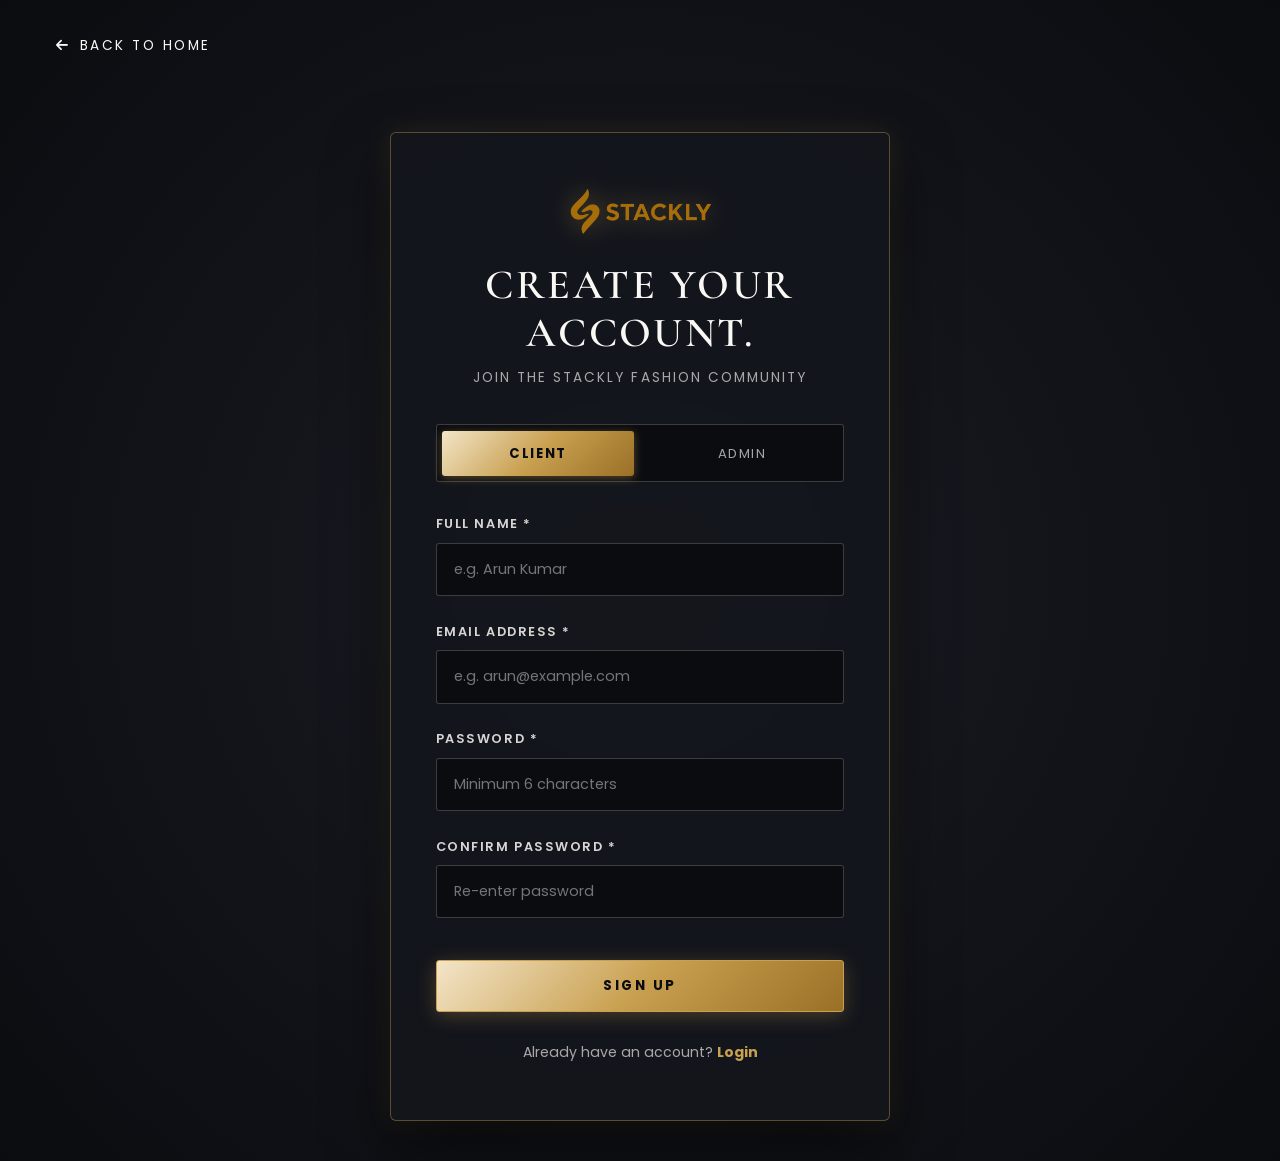
<file: Signup.html>
<!DOCTYPE html>
<html lang="en">
<head>
  <meta charset="UTF-8">
  <meta name="viewport" content="width=device-width, initial-scale=1.0">
  <title>Sign Up — STACKLY Client Portal</title>
  
  <link rel="preconnect" href="https://fonts.googleapis.com">
  <link rel="preconnect" href="https://fonts.gstatic.com" crossorigin>
  <link href="https://fonts.googleapis.com/css2?family=Cormorant+Garamond:ital,wght@0,400;0,500;0,600;0,700;1,400;1,600&family=Poppins:wght@300;400;500;600;700&display=swap" rel="stylesheet">
  <link rel="stylesheet" href="https://cdnjs.cloudflare.com/ajax/libs/font-awesome/6.5.1/css/all.min.css">
  
  <link rel="stylesheet" href="css/style.css">
  <link rel="stylesheet" href="css/about.css">
  <link rel="stylesheet" href="css/auth.css">
  <link rel="stylesheet" href="css/responsive.css">
</head>
<body class="auth-body">

  <!-- Top Bar with Back to Home -->
  <div class="auth-header-bar">
    <a href="index.html" class="back-home-link">
      <i class="fa-solid fa-arrow-left"></i> BACK TO HOME
    </a>
  </div>

  <div class="auth-wrapper">
    <div class="auth-card" id="signup-card-el">
      <div style="text-align: center; margin-bottom: 1.2rem;">
        <a href="index.html" style="display: inline-block; text-decoration: none;">
          <img src="assets/logo01.webp" alt="STACKLY Logo" style="height: 46px; width: auto; filter: drop-shadow(0 0 12px rgba(201,160,80,0.4));">
        </a>
      </div>
      <h2>CREATE YOUR ACCOUNT.</h2>
      <div class="auth-subtitle">Join the STACKLY fashion community</div>

      <!-- Role Selector -->
      <div class="role-selector">
        <div class="role-option active" id="srole-client" onclick="selectSignupRole('Client')">CLIENT</div>
        <div class="role-option" id="srole-admin" onclick="selectSignupRole('Admin')">ADMIN</div>
      </div>

      <div id="signup-error-alert" style="display: none; background: rgba(176,141,87,0.2); color: #B08D57; border: 1px solid #B08D57; padding: 0.8rem; margin-bottom: 1rem; font-size: 0.8rem; text-align: center;"></div>

      <form id="signup-form" novalidate>
        <div class="form-group">
          <label class="form-label" for="signup-name">FULL NAME *</label>
          <input type="text" id="signup-name" class="form-control" placeholder="e.g. Arun Kumar" required>
          <div class="error-message"></div>
        </div>

        <div class="form-group">
          <label class="form-label" for="signup-email">EMAIL ADDRESS *</label>
          <input type="email" id="signup-email" class="form-control" placeholder="e.g. arun@example.com" required>
          <div class="error-message"></div>
        </div>

        <div class="form-group">
          <label class="form-label" for="signup-password">PASSWORD *</label>
          <input type="password" id="signup-password" class="form-control" placeholder="Minimum 6 characters" required>
          <div class="error-message"></div>
        </div>

        <div class="form-group">
          <label class="form-label" for="signup-confirm">CONFIRM PASSWORD *</label>
          <input type="password" id="signup-confirm" class="form-control" placeholder="Re-enter password" required>
          <div class="error-message"></div>
        </div>

        <button type="submit" class="btn-accent" style="width: 100%; margin-top: 1rem;">SIGN UP</button>
      </form>

      <div class="auth-footer-link">
        Already have an account? <a href="Login.html">Login</a>
      </div>
    </div>
  </div>

  <script src="https://cdnjs.cloudflare.com/ajax/libs/gsap/3.12.5/gsap.min.js"></script>
  <script src="js/auth.js"></script>
  <script>
    let selectedSignupRole = 'Client';

    function selectSignupRole(role) {
      selectedSignupRole = role;
      document.querySelectorAll('.role-option').forEach(el => el.classList.remove('active'));
      document.getElementById(`srole-${role.toLowerCase()}`).classList.add('active');
    }

    document.addEventListener('DOMContentLoaded', () => {
      if (typeof gsap !== 'undefined') {
        gsap.from('#signup-card-el', { y: 40, opacity: 0, duration: 0.8, ease: 'power3.out' });
      }

      const form = document.getElementById('signup-form');
      form.addEventListener('submit', (e) => {
        e.preventDefault();
        
        const name = document.getElementById('signup-name').value.trim();
        const email = document.getElementById('signup-email').value.trim();
        const pass = document.getElementById('signup-password').value.trim();
        const confirmPass = document.getElementById('signup-confirm').value.trim();
        const errAlert = document.getElementById('signup-error-alert');

        errAlert.style.display = 'none';

        if (!name || !email || !pass || !confirmPass) {
          errAlert.textContent = 'Please fill out all required fields.';
          errAlert.style.display = 'block';
          return;
        }

        const emailRegex = /^[^\s@]+@[^\s@]+\.[^\s@]+$/;
        if (!emailRegex.test(email)) {
          errAlert.textContent = 'Please enter a valid email address.';
          errAlert.style.display = 'block';
          return;
        }

        if (pass.length < 6) {
          errAlert.textContent = 'Password must be at least 6 characters long.';
          errAlert.style.display = 'block';
          return;
        }

        if (pass !== confirmPass) {
          errAlert.textContent = 'Passwords do not match.';
          errAlert.style.display = 'block';
          return;
        }

        const btn = form.querySelector('button[type="submit"]');
        btn.disabled = true;
        btn.textContent = 'CREATING ACCOUNT...';

        setTimeout(() => {
          signupUser(name, email, pass, selectedSignupRole);
          window.location.href = 'Login.html';
        }, 1000);
      });
    });
  </script>
</body>
</html>
</file>
<file: css/style.css>
/* 
   STACKLY — Premium Fashion Store
   Theme Palette: Avant-Garde Luxury & Obsidian Gold
   - Primary: #0B0C10 (Deep Obsidian Slate)
   - Secondary: #FAF8F5 (Pearl Silk Ivory)
   - Accent: #C9A050 (Champagne Metallic Gold)
   - Accent Hover: #E5C175 (Luminous Gold Shimmer)
   Fonts:
   - Primary: 'Poppins', sans-serif
   - Display: 'Cormorant Garamond', serif
*/

:root {
  --primary: #0B0C10;
  --secondary: #FAF8F5;
  --accent: #C9A050;
  --accent-hover: #E5C175;
  --accent-dark: #997026;
  --accent-gradient: linear-gradient(135deg, #F3E5C8 0%, #C9A050 50%, #997026 100%);
  --accent-glow: rgba(201, 160, 80, 0.35);
  
  --text-dark: #0B0C10;
  --text-light: #FAF8F5;
  --text-muted: rgba(11, 12, 16, 0.65);
  
  --border-dark: rgba(11, 12, 16, 0.12);
  --border-light: rgba(250, 248, 245, 0.2);
  --border-accent: rgba(201, 160, 80, 0.4);
  
  --bg-dark: #0B0C10;
  --bg-dark-card: #14161D;
  --bg-light: #FAF8F5;
  --bg-card: rgba(255, 255, 255, 0.85);
  
  --glass-bg: rgba(250, 248, 245, 0.75);
  --glass-dark: rgba(11, 12, 16, 0.85);
  --glass-border: rgba(201, 160, 80, 0.25);
  
  --font-primary: 'Poppins', sans-serif;
  --font-display: 'Cormorant Garamond', serif;
  
  --shadow-sm: 0 4px 15px rgba(0, 0, 0, 0.05);
  --shadow-md: 0 12px 32px rgba(0, 0, 0, 0.08), 0 0 15px rgba(201, 160, 80, 0.06);
  --shadow-lg: 0 20px 45px rgba(0, 0, 0, 0.14), 0 0 25px rgba(201, 160, 80, 0.15);
  
  --transition: all 0.4s cubic-bezier(0.16, 1, 0.3, 1);
  --transition-fast: all 0.2s ease;
  --radius-sm: 3px;
  --radius-md: 6px;
  --radius-lg: 12px;
}

*, *::before, *::after {
  box-sizing: border-box;
  margin: 0;
  padding: 0;
}

/* Custom Scrollbar */
::-webkit-scrollbar {
  width: 8px;
  height: 8px;
}

::-webkit-scrollbar-track {
  background: #0B0C10;
}

::-webkit-scrollbar-thumb {
  background: var(--accent);
  border-radius: 4px;
}

::-webkit-scrollbar-thumb:hover {
  background: var(--accent-hover);
}

::selection {
  background: var(--accent);
  color: var(--primary);
}

html {
  scroll-behavior: smooth;
  font-size: 16px;
  overflow-x: hidden;
}

body {
  font-family: var(--font-primary);
  background-color: var(--secondary);
  color: var(--primary);
  line-height: 1.6;
  overflow-x: hidden;
  -webkit-font-smoothing: antialiased;
}

/* Typography */
h1, h2, h3, h4, .font-display, .editorial-heading {
  font-family: var(--font-display);
  font-weight: 600;
  line-height: 1.15;
  letter-spacing: 0.02em;
  text-transform: uppercase;
}

p {
  font-size: 0.95rem;
  color: rgba(11, 12, 16, 0.8);
  margin-bottom: 1rem;
}

a {
  color: inherit;
  text-decoration: none;
  transition: var(--transition-fast);
}

img {
  max-width: 100%;
  height: auto;
  display: block;
  object-fit: cover;
}

button, input, select, textarea {
  font-family: var(--font-primary);
  font-size: 0.9rem;
  outline: none;
}

/* Preloader */
#preloader {
  position: fixed;
  top: 0;
  left: 0;
  width: 100%;
  height: 100vh;
  background-color: var(--primary);
  z-index: 99999;
  display: flex;
  flex-direction: column;
  justify-content: center;
  align-items: center;
  color: var(--secondary);
}

.preloader-logo {
  font-family: var(--font-display);
  font-size: 3.2rem;
  letter-spacing: 0.35em;
  color: var(--secondary);
  margin-bottom: 1.8rem;
  text-shadow: 0 0 25px rgba(201, 160, 80, 0.4);
  animation: pulseLogo 2s infinite ease-in-out;
}

@keyframes pulseLogo {
  0%, 100% { opacity: 0.9; transform: scale(1); }
  50% { opacity: 1; transform: scale(1.03); text-shadow: 0 0 35px rgba(201, 160, 80, 0.7); }
}

.preloader-bar {
  width: 200px;
  height: 3px;
  background: rgba(250, 248, 245, 0.15);
  position: relative;
  overflow: hidden;
  border-radius: 2px;
}

.preloader-progress {
  position: absolute;
  top: 0;
  left: 0;
  height: 100%;
  width: 0%;
  background: var(--accent-gradient);
  box-shadow: 0 0 10px var(--accent);
}

/* Header & Navbar */
.site-header {
  position: fixed;
  top: 0;
  left: 0;
  width: 100%;
  z-index: 1000;
  background-color: rgba(11, 12, 16, 0.88);
  backdrop-filter: blur(16px);
  -webkit-backdrop-filter: blur(16px);
  border-bottom: 1px solid var(--border-accent);
  transition: var(--transition);
  box-shadow: 0 10px 30px rgba(0, 0, 0, 0.3);
}

.navbar-container {
  max-width: 1440px;
  margin: 0 auto;
  padding: 1.1rem 2.5rem;
  display: flex;
  align-items: center;
  justify-content: space-between;
}

.navbar-brand img {
  height: 40px;
  width: auto;
  filter: drop-shadow(0 2px 8px rgba(201, 160, 80, 0.2));
  transition: var(--transition);
}

.navbar-brand:hover img {
  transform: scale(1.04);
}

.nav-links {
  display: flex;
  align-items: center;
  gap: 2.8rem;
  list-style: none;
}

.nav-link {
  color: var(--secondary);
  font-size: 0.85rem;
  font-weight: 500;
  text-transform: uppercase;
  letter-spacing: 0.18em;
  position: relative;
  padding: 0.5rem 0;
  transition: var(--transition);
}

.nav-link::after {
  content: '';
  position: absolute;
  bottom: 0;
  left: 50%;
  transform: translateX(-50%);
  width: 0%;
  height: 2px;
  background: var(--accent-gradient);
  transition: var(--transition);
  border-radius: 2px;
}

.nav-link:hover, .nav-link.active {
  color: var(--accent);
}

.nav-link:hover::after, .nav-link.active::after {
  width: 100%;
}

.nav-actions {
  display: flex;
  align-items: center;
  gap: 1.5rem;
}

.icon-btn {
  background: none;
  border: none;
  color: var(--secondary);
  font-size: 1.15rem;
  cursor: pointer;
  position: relative;
  padding: 0.5rem;
  transition: var(--transition-fast);
  display: flex;
  align-items: center;
  justify-content: center;
}

.icon-btn:hover {
  color: var(--accent);
  transform: translateY(-2px);
}

.badge {
  position: absolute;
  top: 1px;
  right: 1px;
  background: var(--accent-gradient);
  color: var(--primary);
  font-size: 0.65rem;
  font-weight: 700;
  width: 19px;
  height: 19px;
  border-radius: 50%;
  display: flex;
  align-items: center;
  justify-content: center;
  box-shadow: 0 0 10px rgba(201, 160, 80, 0.6);
}

.login-nav-btn {
  color: var(--secondary);
  border: 1px solid var(--accent);
  padding: 0.5rem 1.4rem;
  font-size: 0.8rem;
  text-transform: uppercase;
  letter-spacing: 0.15em;
  font-weight: 500;
  border-radius: var(--radius-sm);
  transition: var(--transition);
  position: relative;
  overflow: hidden;
  z-index: 1;
}

.login-nav-btn::before {
  content: '';
  position: absolute;
  top: 0;
  left: -100%;
  width: 100%;
  height: 100%;
  background: var(--accent-gradient);
  transition: var(--transition);
  z-index: -1;
}

.login-nav-btn:hover {
  color: var(--primary);
  border-color: transparent;
  box-shadow: 0 0 15px rgba(201, 160, 80, 0.4);
}

.login-nav-btn:hover::before {
  left: 0;
}

.hamburger-btn {
  display: none;
  background: none;
  border: none;
  color: var(--secondary);
  font-size: 1.5rem;
  cursor: pointer;
}

/* Off-canvas Mobile Menu */
.mobile-menu-overlay {
  position: fixed;
  top: 0;
  left: 0;
  width: 100%;
  height: 100vh;
  background: rgba(11, 12, 16, 0.85);
  backdrop-filter: blur(8px);
  z-index: 2000;
  opacity: 0;
  visibility: hidden;
  transition: var(--transition);
}

.mobile-menu-overlay.active {
  opacity: 1;
  visibility: visible;
}

.mobile-menu {
  position: fixed;
  top: 0;
  right: -100%;
  width: 320px;
  max-width: 85%;
  height: 100vh;
  background-color: var(--primary);
  border-left: 1px solid var(--border-accent);
  z-index: 2001;
  padding: 3rem 2rem;
  display: flex;
  flex-direction: column;
  justify-content: space-between;
  transition: var(--transition);
  box-shadow: -15px 0 40px rgba(0, 0, 0, 0.5);
}

.mobile-menu.active {
  right: 0;
}

.mobile-menu-close {
  align-self: flex-end;
  background: none;
  border: none;
  color: var(--secondary);
  font-size: 1.6rem;
  cursor: pointer;
  margin-bottom: 2rem;
  transition: var(--transition-fast);
}

.mobile-menu-close:hover {
  color: var(--accent);
}

.mobile-nav-links {
  list-style: none;
  display: flex;
  flex-direction: column;
  gap: 1.8rem;
}

.mobile-nav-links a {
  color: var(--secondary);
  font-family: var(--font-display);
  font-size: 1.9rem;
  text-transform: uppercase;
  letter-spacing: 0.08em;
  transition: var(--transition-fast);
}

.mobile-nav-links a:hover, .mobile-nav-links a.active {
  color: var(--accent);
  padding-left: 8px;
}

.mobile-menu-footer {
  margin-top: auto;
  padding-top: 1.8rem;
  border-top: 1px solid rgba(201, 160, 80, 0.35);
  display: flex;
  flex-direction: column;
  gap: 1rem;
}

.mobile-menu-footer .btn-accent {
  width: 100%;
  text-align: center;
  padding: 0.9rem 1.4rem;
  font-size: 0.85rem;
  letter-spacing: 0.15em;
  font-weight: 700;
  box-shadow: 0 4px 15px rgba(201, 160, 80, 0.3);
}

/* Cart Slide-Over / Drawer */
.cart-drawer-overlay {
  position: fixed;
  top: 0;
  left: 0;
  width: 100%;
  height: 100vh;
  background: rgba(11, 12, 16, 0.85);
  backdrop-filter: blur(8px);
  z-index: 3000;
  opacity: 0;
  visibility: hidden;
  transition: var(--transition);
}

.cart-drawer-overlay.active {
  opacity: 1;
  visibility: visible;
}

.cart-drawer {
  position: fixed;
  top: 0;
  right: -100%;
  width: 440px;
  max-width: 100%;
  height: 100vh;
  background-color: var(--secondary);
  color: var(--primary);
  z-index: 3001;
  display: flex;
  flex-direction: column;
  box-shadow: -15px 0 50px rgba(0, 0, 0, 0.3);
  transition: var(--transition);
}

.cart-drawer.active {
  right: 0;
}

.cart-drawer-header {
  padding: 1.6rem 2rem;
  background-color: var(--primary);
  color: var(--secondary);
  display: flex;
  align-items: center;
  justify-content: space-between;
  border-bottom: 1px solid var(--border-accent);
}

.cart-drawer-header h3 {
  font-size: 1.5rem;
  letter-spacing: 0.12em;
  color: var(--secondary);
}

.cart-close-btn {
  background: none;
  border: none;
  color: var(--secondary);
  font-size: 1.3rem;
  cursor: pointer;
  transition: var(--transition-fast);
}

.cart-close-btn:hover {
  color: var(--accent);
}

.cart-drawer-body {
  flex: 1;
  padding: 1.8rem 2rem;
  overflow-y: auto;
}

.cart-item {
  display: flex;
  gap: 1.2rem;
  padding-bottom: 1.5rem;
  margin-bottom: 1.5rem;
  border-bottom: 1px solid var(--border-dark);
  align-items: center;
}

.cart-item img {
  width: 85px;
  height: 105px;
  object-fit: cover;
  border-radius: var(--radius-sm);
  box-shadow: var(--shadow-sm);
}

.cart-item-info {
  flex: 1;
}

.cart-item-title {
  font-family: var(--font-display);
  font-size: 1.15rem;
  font-weight: 600;
  margin-bottom: 0.3rem;
}

.cart-item-price {
  color: var(--accent-dark);
  font-weight: 700;
  font-size: 1rem;
  margin-bottom: 0.6rem;
}

.cart-item-controls {
  display: flex;
  align-items: center;
  gap: 0.8rem;
}

.qty-btn {
  width: 26px;
  height: 26px;
  background: var(--primary);
  color: var(--secondary);
  border: none;
  cursor: pointer;
  font-weight: bold;
  border-radius: var(--radius-sm);
  transition: var(--transition-fast);
}

.qty-btn:hover {
  background: var(--accent);
  color: var(--primary);
}

.cart-item-remove {
  background: none;
  border: none;
  color: rgba(11, 12, 16, 0.4);
  cursor: pointer;
  margin-left: auto;
  transition: var(--transition-fast);
  font-size: 1rem;
}

.cart-item-remove:hover {
  color: #D32F2F;
}

.cart-drawer-footer {
  padding: 1.8rem 2rem;
  background-color: #F1ECE1;
  border-top: 1px solid var(--border-dark);
}

.cart-subtotal {
  display: flex;
  justify-content: space-between;
  font-size: 1.15rem;
  font-weight: 600;
  margin-bottom: 1.2rem;
}

.cart-subtotal span:last-child {
  color: var(--accent-dark);
  font-weight: 700;
}

/* Buttons System */
.btn-primary {
  display: inline-block;
  background-color: var(--primary);
  color: var(--secondary);
  border: 1px solid var(--primary);
  padding: 0.95rem 2.4rem;
  font-size: 0.85rem;
  font-weight: 600;
  text-transform: uppercase;
  letter-spacing: 0.18em;
  cursor: pointer;
  border-radius: var(--radius-sm);
  transition: var(--transition);
  text-align: center;
  position: relative;
  overflow: hidden;
  z-index: 1;
}

.btn-primary::before {
  content: '';
  position: absolute;
  top: 0;
  left: -100%;
  width: 100%;
  height: 100%;
  background: var(--accent-gradient);
  transition: var(--transition);
  z-index: -1;
}

.btn-primary:hover {
  color: var(--primary);
  border-color: transparent;
  transform: translateY(-3px);
  box-shadow: var(--shadow-md);
}

.btn-primary:hover::before {
  left: 0;
}

.btn-accent {
  display: inline-block;
  background: var(--accent-gradient);
  color: var(--primary);
  border: 1px solid var(--accent);
  padding: 0.95rem 2.4rem;
  font-size: 0.85rem;
  font-weight: 700;
  text-transform: uppercase;
  letter-spacing: 0.18em;
  cursor: pointer;
  border-radius: var(--radius-sm);
  transition: var(--transition);
  text-align: center;
  box-shadow: 0 4px 20px rgba(201, 160, 80, 0.3);
}

.btn-accent:hover {
  background-color: var(--primary);
  color: var(--secondary);
  border-color: var(--primary);
  transform: translateY(-3px);
  box-shadow: 0 10px 25px rgba(0, 0, 0, 0.3);
}

.btn-outline {
  display: inline-block;
  background: transparent;
  color: var(--secondary);
  border: 1px solid var(--border-accent);
  padding: 0.95rem 2.4rem;
  font-size: 0.85rem;
  font-weight: 600;
  text-transform: uppercase;
  letter-spacing: 0.18em;
  cursor: pointer;
  border-radius: var(--radius-sm);
  transition: var(--transition);
  text-align: center;
}

.btn-outline:hover {
  background: var(--accent-gradient);
  color: var(--primary);
  border-color: transparent;
  transform: translateY(-3px);
  box-shadow: var(--shadow-md);
}

.btn-outline-dark {
  display: inline-block;
  background: transparent;
  color: var(--primary);
  border: 1px solid var(--primary);
  padding: 0.95rem 2.4rem;
  font-size: 0.85rem;
  font-weight: 600;
  text-transform: uppercase;
  letter-spacing: 0.18em;
  cursor: pointer;
  border-radius: var(--radius-sm);
  transition: var(--transition);
  text-align: center;
}

.btn-outline-dark:hover {
  background-color: var(--primary);
  color: var(--secondary);
  transform: translateY(-3px);
  box-shadow: var(--shadow-md);
}

/* Sections */
.section-padding {
  padding: 6.5rem 2rem;
}

.container {
  max-width: 1440px;
  margin: 0 auto;
}

.section-header {
  text-align: center;
  margin-bottom: 4.5rem;
  position: relative;
}

.section-title {
  font-size: 3rem;
  color: var(--primary);
  margin-bottom: 0.8rem;
  letter-spacing: 0.04em;
  position: relative;
  display: inline-block;
}

.section-subtitle {
  font-size: 0.9rem;
  color: var(--accent-dark);
  text-transform: uppercase;
  letter-spacing: 0.25em;
  font-weight: 600;
}

/* Product Card — Contemporary Modern Luxe */
.product-card {
  background-color: #FFFFFF;
  border: 1px solid var(--border-dark);
  border-radius: var(--radius-md);
  position: relative;
  transition: var(--transition);
  display: flex;
  flex-direction: column;
  overflow: hidden;
  box-shadow: var(--shadow-sm);
}

.product-card:hover {
  border-color: var(--border-accent);
  transform: translateY(-7px);
  box-shadow: var(--shadow-lg);
}

.product-card-image {
  position: relative;
  width: 100%;
  aspect-ratio: 4/5;
  overflow: hidden;
  background-color: #F1ECE1;
}

.product-card-image img {
  width: 100%;
  height: 100%;
  object-fit: cover;
  transition: transform 0.7s cubic-bezier(0.16, 1, 0.3, 1);
}

.product-card:hover .product-card-image img {
  transform: scale(1.09);
}

.product-badge {
  position: absolute;
  top: 1rem;
  left: 1rem;
  background: var(--primary);
  color: var(--secondary);
  font-size: 0.68rem;
  text-transform: uppercase;
  letter-spacing: 0.15em;
  padding: 0.35rem 0.8rem;
  font-weight: 700;
  z-index: 2;
  border-radius: var(--radius-sm);
  border: 1px solid var(--border-accent);
  box-shadow: var(--shadow-sm);
}

.wishlist-toggle-btn {
  position: absolute;
  top: 1rem;
  right: 1rem;
  background: rgba(11, 12, 16, 0.7);
  backdrop-filter: blur(8px);
  color: var(--secondary);
  border: 1px solid rgba(250, 248, 245, 0.2);
  width: 38px;
  height: 38px;
  border-radius: 50%;
  display: flex;
  align-items: center;
  justify-content: center;
  cursor: pointer;
  z-index: 2;
  transition: var(--transition-fast);
}

.wishlist-toggle-btn.active, .wishlist-toggle-btn:hover {
  background: var(--accent-gradient);
  color: var(--primary);
  border-color: transparent;
  transform: scale(1.1);
  box-shadow: 0 0 15px rgba(201, 160, 80, 0.5);
}

.quick-add-btn {
  position: absolute;
  bottom: 0;
  left: 0;
  width: 100%;
  background-color: var(--primary);
  color: var(--secondary);
  border: none;
  padding: 1rem;
  font-size: 0.8rem;
  text-transform: uppercase;
  letter-spacing: 0.18em;
  font-weight: 600;
  cursor: pointer;
  transform: translateY(100%);
  transition: var(--transition);
}

.product-card:hover .quick-add-btn {
  transform: translateY(0);
}

.quick-add-btn:hover {
  background: var(--accent-gradient);
  color: var(--primary);
  font-weight: 700;
}

.product-card-content {
  padding: 1.4rem;
  display: flex;
  flex-direction: column;
  gap: 0.4rem;
  flex: 1;
}

.product-category {
  font-size: 0.72rem;
  text-transform: uppercase;
  letter-spacing: 0.15em;
  color: rgba(11, 12, 16, 0.5);
  font-weight: 600;
}

.product-title {
  font-family: var(--font-display);
  font-size: 1.35rem;
  font-weight: 600;
  color: var(--primary);
  transition: var(--transition-fast);
}

.product-card:hover .product-title {
  color: var(--accent-dark);
}

.product-price {
  font-size: 1.15rem;
  font-weight: 700;
  color: var(--accent-dark);
  margin-top: 0.2rem;
}

.product-rating {
  font-size: 0.78rem;
  color: var(--accent);
}

.color-dots {
  display: flex;
  gap: 0.4rem;
  margin-top: 0.4rem;
}

.color-dot {
  width: 14px;
  height: 14px;
  border-radius: 50%;
  border: 1px solid rgba(11, 12, 16, 0.25);
  transition: var(--transition-fast);
}

.color-dot:hover {
  transform: scale(1.2);
}

/* Footer */
.site-footer {
  background-color: var(--primary);
  color: var(--secondary);
  padding: 5.5rem 2rem 2.5rem 2rem;
  border-top: 1px solid var(--border-accent);
  position: relative;
}

.site-footer::before {
  content: '';
  position: absolute;
  top: 0;
  left: 0;
  width: 100%;
  height: 1px;
  background: var(--accent-gradient);
  opacity: 0.6;
}

.footer-grid {
  max-width: 1440px;
  margin: 0 auto;
  display: grid;
  grid-template-columns: 2fr 1fr 1fr 1fr;
  gap: 4rem;
  margin-bottom: 4rem;
}

.footer-brand img {
  height: 42px;
  width: auto;
  margin-bottom: 1.5rem;
  filter: drop-shadow(0 2px 8px rgba(201, 160, 80, 0.2));
}

.footer-brand p {
  color: rgba(250, 248, 245, 0.7);
  max-width: 330px;
  font-size: 0.9rem;
  line-height: 1.7;
}

.footer-title {
  font-family: var(--font-display);
  font-size: 1.35rem;
  letter-spacing: 0.12em;
  color: var(--accent);
  margin-bottom: 1.6rem;
}

.footer-links {
  list-style: none;
  display: flex;
  flex-direction: column;
  gap: 0.9rem;
}

.footer-links a {
  color: rgba(250, 248, 245, 0.7);
  font-size: 0.85rem;
  text-transform: uppercase;
  letter-spacing: 0.1em;
  transition: var(--transition-fast);
}

.footer-links a:hover {
  color: var(--accent);
  padding-left: 6px;
}

.social-icons {
  display: flex;
  gap: 1rem;
  margin-top: 1.8rem;
}

.social-link {
  width: 40px;
  height: 40px;
  border-radius: 50%;
  border: 1px solid rgba(250, 248, 245, 0.2);
  color: var(--secondary);
  display: flex;
  align-items: center;
  justify-content: center;
  transition: var(--transition);
}

.social-link:hover {
  background: var(--accent-gradient);
  border-color: transparent;
  color: var(--primary);
  transform: translateY(-3px);
  box-shadow: 0 0 15px rgba(201, 160, 80, 0.4);
}

.footer-bottom {
  max-width: 1440px;
  margin: 0 auto;
  padding-top: 2.2rem;
  border-top: 1px solid rgba(250, 248, 245, 0.1);
  display: flex;
  justify-content: space-between;
  align-items: center;
  font-size: 0.8rem;
  color: rgba(250, 248, 245, 0.5);
}

/* Gold Frame Decorative Accent */
.gold-frame {
  position: relative;
  padding: 1.2rem;
}

.gold-frame::before {
  content: '';
  position: absolute;
  top: 0;
  left: 0;
  right: 0;
  bottom: 0;
  border: 1px solid var(--accent);
  pointer-events: none;
  opacity: 0.6;
  transition: var(--transition);
}

.gold-frame:hover::before {
  opacity: 1;
  box-shadow: inset 0 0 15px rgba(201, 160, 80, 0.2);
}

/* Form Controls */
.form-group {
  margin-bottom: 1.6rem;
  position: relative;
}

.form-label {
  display: block;
  font-size: 0.8rem;
  text-transform: uppercase;
  letter-spacing: 0.12em;
  color: var(--primary);
  margin-bottom: 0.5rem;
  font-weight: 600;
}

.form-control {
  width: 100%;
  padding: 0.95rem 1.1rem;
  background-color: rgba(250, 248, 245, 0.9);
  border: 1px solid var(--border-dark);
  border-radius: var(--radius-sm);
  color: var(--primary);
  transition: var(--transition-fast);
}

.form-control:focus {
  border-color: var(--accent);
  background-color: #FFFFFF;
  box-shadow: 0 0 0 3px rgba(201, 160, 80, 0.2);
}

.error-message {
  color: var(--accent-dark);
  font-size: 0.78rem;
  margin-top: 0.4rem;
  display: none;
  font-weight: 500;
}

.form-group.error .error-message {
  display: block;
}

.form-group.error .form-control {
  border-color: #D32F2F;
}

/* Toast Notifications */
#toast-container {
  display: none !important;
}

.toast {
  background-color: var(--primary);
  color: var(--secondary);
  border: 1px solid var(--accent);
  border-radius: var(--radius-sm);
  padding: 1.1rem 2rem;
  font-size: 0.88rem;
  letter-spacing: 0.06em;
  box-shadow: 0 12px 30px rgba(0, 0, 0, 0.4);
  display: flex;
  align-items: center;
  gap: 1rem;
  transform: translateX(130%);
  transition: var(--transition);
}

.toast.show {
  transform: translateX(0);
}

/* 4 New Unique Sections Styling */

/* Section 1: Runway Showcase Card */
.runway-showcase-card {
  position: relative;
  overflow: hidden;
  border-radius: var(--radius-md);
  border: 1px solid var(--border-dark);
  box-shadow: var(--shadow-md);
  transition: var(--transition);
}

.runway-showcase-card:hover {
  border-color: var(--border-accent);
  transform: translateY(-6px);
  box-shadow: var(--shadow-lg);
}

.runway-showcase-card img {
  width: 100%;
  height: 100%;
  object-fit: cover;
  transition: transform 0.8s cubic-bezier(0.16, 1, 0.3, 1);
}

.runway-showcase-card:hover img {
  transform: scale(1.08);
}

.runway-content-overlay {
  position: absolute;
  bottom: 0;
  left: 0;
  width: 100%;
  padding: 2.2rem;
  background: linear-gradient(to top, rgba(11, 12, 16, 0.95) 0%, rgba(11, 12, 16, 0.4) 70%, transparent 100%);
  color: var(--secondary);
  transition: var(--transition);
}

/* Section 2: Craft Atelier Card */
.craft-atelier-card {
  background: rgba(20, 22, 29, 0.85);
  backdrop-filter: blur(12px);
  -webkit-backdrop-filter: blur(12px);
  border: 1px solid var(--border-accent);
  border-radius: var(--radius-md);
  padding: 2.8rem 2rem;
  transition: var(--transition);
  position: relative;
  overflow: hidden;
}

.craft-atelier-card::before {
  content: '';
  position: absolute;
  top: 0;
  left: 0;
  width: 100%;
  height: 2px;
  background: var(--accent-gradient);
  opacity: 0.5;
  transition: var(--transition);
}

.craft-atelier-card:hover {
  transform: translateY(-8px);
  border-color: var(--accent);
  box-shadow: 0 15px 40px rgba(0, 0, 0, 0.5), 0 0 20px rgba(201, 160, 80, 0.2);
}

.craft-atelier-card:hover::before {
  opacity: 1;
  box-shadow: 0 0 12px var(--accent);
}

.craft-icon-wrapper {
  width: 60px;
  height: 60px;
  border-radius: 50%;
  background: rgba(201, 160, 80, 0.12);
  border: 1px solid var(--border-accent);
  display: flex;
  align-items: center;
  justify-content: center;
  margin-bottom: 1.5rem;
  color: var(--accent);
  font-size: 1.5rem;
  transition: var(--transition);
}

.craft-atelier-card:hover .craft-icon-wrapper {
  background: var(--accent-gradient);
  color: var(--primary);
  transform: scale(1.1);
  box-shadow: 0 0 15px rgba(201, 160, 80, 0.5);
}

/* Section 3: VIP Privé Club Container */
.vip-prive-container {
  background: linear-gradient(135deg, #14161D 0%, #0B0C10 100%);
  border: 1px solid var(--border-accent);
  border-radius: var(--radius-lg);
  padding: 4.5rem 3.5rem;
  box-shadow: 0 25px 60px rgba(0, 0, 0, 0.5);
  position: relative;
  overflow: hidden;
}

.vip-prive-container::after {
  content: '';
  position: absolute;
  top: -50%;
  right: -50%;
  width: 100%;
  height: 100%;
  background: radial-gradient(circle, rgba(201, 160, 80, 0.08) 0%, transparent 70%);
  pointer-events: none;
}

.vip-benefit-item {
  display: flex;
  align-items: flex-start;
  gap: 1.2rem;
  padding: 1.2rem;
  background: rgba(11, 12, 16, 0.6);
  border: 1px solid rgba(250, 248, 245, 0.08);
  border-radius: var(--radius-sm);
  transition: var(--transition-fast);
}

.vip-benefit-item:hover {
  border-color: var(--border-accent);
  transform: translateX(4px);
  background: rgba(20, 22, 29, 0.8);
}

.vip-benefit-icon {
  color: var(--accent);
  font-size: 1.3rem;
  margin-top: 0.2rem;
}

/* Section 4: Global Style Gallery */
.social-gallery-grid {
  display: grid;
  grid-template-columns: repeat(5, 1fr);
  gap: 1.2rem;
}

.gallery-tile {
  position: relative;
  aspect-ratio: 1/1;
  overflow: hidden;
  border-radius: var(--radius-sm);
  border: 1px solid var(--border-dark);
  cursor: pointer;
}

.gallery-tile img {
  width: 100%;
  height: 100%;
  object-fit: cover;
  transition: transform 0.7s cubic-bezier(0.16, 1, 0.3, 1);
}

.gallery-tile:hover img {
  transform: scale(1.12);
}

.gallery-tile-overlay {
  position: absolute;
  top: 0;
  left: 0;
  width: 100%;
  height: 100%;
  background: rgba(11, 12, 16, 0.8);
  backdrop-filter: blur(4px);
  -webkit-backdrop-filter: blur(4px);
  display: flex;
  flex-direction: column;
  align-items: center;
  justify-content: center;
  gap: 0.6rem;
  opacity: 0;
  transition: var(--transition);
  color: var(--secondary);
  padding: 1rem;
  text-align: center;
}

.gallery-tile:hover .gallery-tile-overlay {
  opacity: 1;
}

.gallery-tile-icon {
  font-size: 1.8rem;
  color: var(--accent);
  transition: var(--transition-fast);
}

.gallery-tile:hover .gallery-tile-icon {
  transform: scale(1.2);
}

@media (max-width: 1024px) {
  .social-gallery-grid {
    grid-template-columns: repeat(3, 1fr);
  }
  .vip-prive-container {
    padding: 3rem 2rem;
  }
}

@media (max-width: 768px) {
  .social-gallery-grid {
    grid-template-columns: repeat(2, 1fr);
  }
}

/* ==========================================================================
   UNIQUE AVANT-GARDE COLLECTION CARDS — BOX BORDER & LUXURY HOVER EFFECT
   ========================================================================== */
.collection-card {
  position: relative;
  aspect-ratio: 16/10;
  overflow: hidden;
  background-color: var(--bg-dark-card);
  border: 1.5px solid rgba(201, 160, 80, 0.4);
  border-radius: var(--radius-md);
  box-shadow: 0 10px 30px rgba(0, 0, 0, 0.6), inset 0 0 0 1px rgba(201, 160, 80, 0.15);
  transition: all 0.5s cubic-bezier(0.16, 1, 0.3, 1);
  text-decoration: none;
  display: block;
}

/* Light Sheen Sweep Effect on Hover */
.collection-card::after {
  content: '';
  position: absolute;
  top: 0;
  left: -120%;
  width: 60%;
  height: 100%;
  background: linear-gradient(90deg, transparent, rgba(229, 193, 117, 0.28), transparent);
  transform: skewX(-25deg);
  pointer-events: none;
  z-index: 4;
  transition: left 0.75s ease;
}

.collection-card:hover {
  border-color: #E5C175;
  transform: translateY(-10px) scale(1.02);
  box-shadow: 0 25px 50px rgba(0, 0, 0, 0.85), 0 0 32px rgba(201, 160, 80, 0.45), inset 0 0 20px rgba(201, 160, 80, 0.25);
}

.collection-card:hover::after {
  left: 150%;
}

.collection-card img {
  width: 100%;
  height: 100%;
  object-fit: cover;
  opacity: 0.82;
  filter: contrast(1.05) brightness(0.95);
  transition: transform 0.8s cubic-bezier(0.16, 1, 0.3, 1), opacity 0.5s ease, filter 0.5s ease;
}

.collection-card:hover img {
  transform: scale(1.12);
  opacity: 0.98;
  filter: contrast(1.15) brightness(1.05);
}

.collection-overlay {
  position: absolute;
  top: 0;
  left: 0;
  width: 100%;
  height: 100%;
  padding: 2.2rem 2rem;
  display: flex;
  flex-direction: column;
  justify-content: flex-end;
  background: linear-gradient(to top, rgba(11, 12, 16, 0.95) 0%, rgba(11, 12, 16, 0.35) 60%, transparent 100%);
  color: var(--secondary);
  z-index: 2;
  transition: background 0.5s ease;
}

.collection-card:hover .collection-overlay {
  background: linear-gradient(to top, rgba(11, 12, 16, 0.98) 0%, rgba(11, 12, 16, 0.45) 65%, rgba(201, 160, 80, 0.08) 100%);
}

.collection-number {
  font-family: var(--font-display);
  font-size: 1.25rem;
  color: var(--accent);
  margin-bottom: 0.3rem;
  letter-spacing: 0.2em;
  font-weight: 700;
  text-shadow: 0 0 12px rgba(201, 160, 80, 0.6);
  transition: transform 0.4s ease, color 0.4s ease;
}

.collection-card:hover .collection-number {
  color: #E5C175;
  transform: translateX(4px);
}

.collection-title {
  font-family: var(--font-display);
  font-size: clamp(2rem, 2.5vw, 2.6rem);
  margin-bottom: 0.4rem;
  letter-spacing: 0.06em;
  color: var(--secondary);
  position: relative;
  display: inline-block;
  transition: color 0.4s ease, transform 0.4s ease;
}

.collection-title::after {
  content: '';
  position: absolute;
  bottom: -4px;
  left: 0;
  width: 35px;
  height: 2px;
  background: var(--accent-gradient);
  transition: width 0.4s ease;
}

.collection-card:hover .collection-title {
  color: #E5C175;
  transform: translateX(4px);
}

.collection-card:hover .collection-title::after {
  width: 85px;
}

.collection-desc {
  font-size: 0.9rem;
  color: rgba(250, 248, 245, 0.85);
  max-width: 420px;
  margin-top: 0.4rem;
  line-height: 1.55;
  transition: opacity 0.4s ease, transform 0.4s ease;
}

.collection-card:hover .collection-desc {
  color: #FAF8F5;
  transform: translateX(4px);
}


/* THE STACKLY PROMISE CARDS */
.promise-card {
  background: rgba(245, 242, 234, 0.85);
  border: 1px solid var(--border-dark);
  padding: 2.5rem;
  position: relative;
  overflow: hidden;
  transition: all 0.4s cubic-bezier(0.165, 0.84, 0.44, 1);
  box-shadow: 0 4px 15px rgba(0, 0, 0, 0.04);
  border-radius: 4px;
}

/* Subtle Gold Accent Box Border Line */
.promise-card::before {
  content: '';
  position: absolute;
  top: 0;
  left: 0;
  width: 100%;
  height: 3px;
  background: var(--accent-gradient);
  opacity: 0.4;
  transition: opacity 0.4s ease, height 0.4s ease;
}

/* Shimmer overlay effect on hover */
.promise-card::after {
  content: '';
  position: absolute;
  top: -50%;
  left: -50%;
  width: 200%;
  height: 200%;
  background: linear-gradient(
    45deg,
    transparent 0%,
    rgba(201, 160, 80, 0.12) 50%,
    transparent 100%
  );
  transform: rotate(30deg) translateY(-100%);
  transition: transform 0.8s ease;
  pointer-events: none;
}

.promise-card:hover {
  background: #FAF8F5;
  border-color: var(--accent);
  transform: translateY(-8px);
  box-shadow: 0 20px 40px rgba(0, 0, 0, 0.12), 0 0 25px rgba(201, 160, 80, 0.3);
}

.promise-card:hover::before {
  opacity: 1;
  height: 4px;
}

.promise-card:hover::after {
  transform: rotate(30deg) translateY(100%);
}

.promise-card .promise-icon {
  font-size: 2.2rem;
  color: var(--accent);
  margin-bottom: 1.2rem;
  display: inline-block;
  transition: transform 0.4s ease, color 0.4s ease, filter 0.4s ease;
}

.promise-card:hover .promise-icon {
  transform: scale(1.15) translateY(-2px);
  color: #B08D57;
  filter: drop-shadow(0 4px 10px rgba(201, 160, 80, 0.4));
}

.promise-card h3 {
  font-size: 1.5rem;
  margin-bottom: 0.8rem;
  font-family: var(--font-display);
  color: var(--primary);
  transition: color 0.4s ease;
}

.promise-card:hover h3 {
  color: #0B0C10;
}

.promise-card p {
  font-size: 0.9rem;
  color: rgba(17, 17, 17, 0.72);
  line-height: 1.6;
  transition: color 0.4s ease;
}

.promise-card:hover p {
  color: rgba(17, 17, 17, 0.9);
}


/* LOCK SCROLLING WHEN DRAWERS / SIDEBARS ARE OPENED */
body.no-scroll {
  overflow: hidden !important;
  height: 100vh !important;
  touch-action: none !important;
}
</file>
<file: css/dashboard.css>
/* Shared Dashboard — Cyber Luxury Obsidian & Gold Styles */
.dashboard-layout {
  display: flex;
  min-height: 100vh;
  background-color: #0B0C10;
  color: var(--secondary);
}

.dashboard-sidebar {
  width: 270px;
  background-color: #12141C;
  border-right: 1px solid var(--border-accent);
  display: flex;
  flex-direction: column;
  position: fixed;
  top: 0;
  bottom: 0;
  left: 0;
  z-index: 100;
  transition: var(--transition);
  box-shadow: 10px 0 30px rgba(0, 0, 0, 0.4);
}

.sidebar-header {
  padding: 2.2rem 2rem;
  border-bottom: 1px solid rgba(250, 248, 245, 0.1);
}

.sidebar-brand {
  font-family: var(--font-display);
  font-size: 1.9rem;
  letter-spacing: 0.18em;
  color: var(--secondary);
  text-shadow: 0 0 15px rgba(201, 160, 80, 0.3);
}

.sidebar-menu {
  list-style: none;
  padding: 1.8rem 0;
  flex: 1;
  display: flex;
  flex-direction: column;
  gap: 0.4rem;
}

.sidebar-link {
  display: flex;
  align-items: center;
  gap: 1.1rem;
  padding: 1rem 2rem;
  color: rgba(250, 248, 245, 0.7);
  font-size: 0.85rem;
  text-transform: uppercase;
  letter-spacing: 0.12em;
  transition: var(--transition-fast);
  cursor: pointer;
  border-left: 3px solid transparent;
}

.sidebar-link i {
  font-size: 1.15rem;
  width: 22px;
  text-align: center;
  color: rgba(250, 248, 245, 0.5);
  transition: var(--transition-fast);
}

.sidebar-link:hover, .sidebar-link.active {
  color: var(--accent);
  background: linear-gradient(90deg, rgba(201, 160, 80, 0.15) 0%, transparent 100%);
  border-left-color: var(--accent);
}

.sidebar-link:hover i, .sidebar-link.active i {
  color: var(--accent);
}

.sidebar-footer {
  padding: 1.8rem 2rem;
  border-top: 1px solid rgba(250, 248, 245, 0.1);
}

.dashboard-main {
  flex: 1;
  margin-left: 270px;
  display: flex;
  flex-direction: column;
  min-height: 100vh;
}

.dashboard-topbar {
  position: fixed;
  top: 0;
  left: 270px;
  right: 0;
  z-index: 99;
  height: 70px;
  background-color: rgba(18, 20, 28, 0.95);
  backdrop-filter: blur(12px);
  -webkit-backdrop-filter: blur(12px);
  padding: 0 2.8rem;
  border-bottom: 1px solid rgba(250, 248, 245, 0.1);
  display: flex;
  justify-content: space-between;
  align-items: center;
  box-shadow: 0 4px 20px rgba(0, 0, 0, 0.5);
}

.topbar-title {
  font-size: 1.3rem;
  letter-spacing: 0.08em;
  color: var(--secondary);
}

.user-profile-widget {
  display: flex;
  align-items: center;
  gap: 0.9rem;
  font-size: 0.88rem;
}

.avatar-circle {
  width: 38px;
  height: 38px;
  border-radius: 50%;
  background: var(--accent-gradient);
  color: var(--primary);
  display: flex;
  align-items: center;
  justify-content: center;
  font-weight: 700;
  box-shadow: 0 0 12px rgba(201, 160, 80, 0.5);
}

.dashboard-content-area {
  padding: 2.8rem;
  margin-top: 70px;
  flex: 1;
}

/* Dashboard KPI Cards */
.kpi-cards-grid {
  display: grid;
  grid-template-columns: repeat(3, 1fr);
  gap: 2.2rem;
  margin-bottom: 3.5rem;
}

.kpi-card {
  background-color: #1A1C28 !important;
  border: 1.5px solid #C9A050 !important;
  border-radius: var(--radius-md);
  padding: 2.2rem 2rem;
  position: relative;
  overflow: hidden;
  opacity: 1 !important;
  transition: var(--transition);
  box-shadow: 0 10px 30px rgba(0, 0, 0, 0.6), inset 0 0 15px rgba(201, 160, 80, 0.15) !important;
}

.kpi-card::before {
  content: '';
  position: absolute;
  top: 0;
  left: 0;
  width: 100%;
  height: 3px;
  background: var(--accent-gradient);
}

.kpi-card:hover {
  border-color: #E5C175 !important;
  transform: translateY(-5px);
  box-shadow: 0 18px 45px rgba(0, 0, 0, 0.8), 0 0 25px rgba(201, 160, 80, 0.45) !important;
}

.kpi-title {
  font-size: 0.82rem !important;
  text-transform: uppercase;
  letter-spacing: 0.2em;
  color: #E5C175 !important;
  margin-bottom: 0.9rem;
  font-weight: 700 !important;
  opacity: 1 !important;
}

.kpi-value {
  font-family: var(--font-display);
  font-size: 2.2rem !important;
  color: #FAF8F5 !important;
  line-height: 1.25;
  margin-bottom: 0.7rem;
  font-weight: 600 !important;
  opacity: 1 !important;
  text-shadow: 0 2px 10px rgba(0, 0, 0, 0.7);
}

.kpi-trend {
  font-size: 0.88rem !important;
  color: #C9A050 !important;
  display: flex;
  align-items: center;
  gap: 0.5rem;
  font-weight: 600 !important;
  opacity: 1 !important;
}

/* Data Table */
.dashboard-table-container {
  background-color: #161822;
  border: 1px solid rgba(250, 248, 245, 0.1);
  border-radius: var(--radius-md);
  padding: 2.2rem;
  margin-bottom: 3.5rem;
  box-shadow: 0 10px 30px rgba(0, 0, 0, 0.3);
}

.table-header-flex {
  display: flex;
  justify-content: space-between;
  align-items: center;
  margin-bottom: 1.8rem;
}

.dashboard-table {
  width: 100%;
  border-collapse: collapse;
  text-align: left;
}

.dashboard-table th {
  font-size: 0.78rem;
  text-transform: uppercase;
  letter-spacing: 0.12em;
  color: rgba(250, 248, 245, 0.5);
  padding: 1.1rem;
  border-bottom: 1px solid rgba(250, 248, 245, 0.12);
}

.dashboard-table td {
  padding: 1.3rem 1.1rem;
  border-bottom: 1px solid rgba(250, 248, 245, 0.05);
  font-size: 0.92rem;
}

.status-badge {
  display: inline-block;
  padding: 0.3rem 0.75rem;
  font-size: 0.72rem;
  text-transform: uppercase;
  letter-spacing: 0.08em;
  font-weight: 700;
  border-radius: var(--radius-sm);
}

.status-processing { background: rgba(201, 160, 80, 0.2); color: var(--accent); border: 1px solid var(--accent); }
.status-shipped { background: rgba(255, 255, 255, 0.12); color: #FFF; border: 1px solid rgba(255, 255, 255, 0.2); }
.status-delivered { background: rgba(76, 175, 80, 0.2); color: #81C784; border: 1px solid #81C784; }
.status-lowstock { background: rgba(239, 83, 80, 0.2); color: #E57373; border: 1px solid #E57373; }

@media (max-width: 1024px) {
  .dashboard-sidebar {
    left: -270px;
  }
  
  .dashboard-sidebar.active {
    left: 0;
  }
  
  .dashboard-main {
    margin-left: 0;
  }

  .dashboard-topbar {
    left: 0;
    padding: 0 1.5rem;
  }
  
  .kpi-cards-grid {
    grid-template-columns: 1fr;
  }
}


/* SIDEBAR CLOSE BUTTON (Mobile/Tablet Only) */
.sidebar-close-btn {
  display: none;
  position: absolute;
  top: 1.2rem;
  right: 1.2rem;
  background: rgba(255, 255, 255, 0.08);
  border: 1px solid rgba(255, 255, 255, 0.15);
  color: var(--secondary);
  font-size: 1.1rem;
  width: 32px;
  height: 32px;
  border-radius: var(--radius-sm);
  align-items: center;
  justify-content: center;
  cursor: pointer;
  transition: all 0.3s ease;
  z-index: 10;
}

.sidebar-close-btn:hover {
  background: var(--accent);
  color: var(--primary);
  border-color: var(--accent);
  transform: scale(1.08);
}

@media (max-width: 1024px) {
  .sidebar-close-btn {
    display: flex !important;
  }
}
</file>
<file: css/admin-dashboard.css>
/* Admin Dashboard — Modern Cyber-Luxe Specific Styles */
.analytics-chart-box {
  background-color: #161822;
  border: 1px solid rgba(250, 248, 245, 0.1);
  border-radius: var(--radius-md);
  padding: 2.2rem;
  margin-bottom: 3.5rem;
  box-shadow: 0 10px 30px rgba(0, 0, 0, 0.3);
}

.chart-controls {
  display: flex;
  gap: 0.6rem;
}

.chart-btn {
  background: #0B0C10;
  border: 1px solid rgba(250, 248, 245, 0.2);
  color: rgba(250, 248, 245, 0.7);
  padding: 0.45rem 0.9rem;
  font-size: 0.78rem;
  cursor: pointer;
  border-radius: var(--radius-sm);
  transition: var(--transition-fast);
}

.chart-btn.active, .chart-btn:hover {
  background: var(--accent-gradient);
  color: var(--primary);
  border-color: transparent;
  font-weight: 700;
  box-shadow: 0 0 10px rgba(201, 160, 80, 0.4);
}

.svg-chart-container {
  width: 100%;
  height: 270px;
  margin-top: 1.8rem;
}

.svg-chart-container svg {
  width: 100%;
  height: 100%;
}

.top-products-grid {
  display: flex;
  flex-direction: column;
  gap: 1.1rem;
}

.top-product-item {
  display: flex;
  align-items: center;
  gap: 1.2rem;
  padding: 0.95rem;
  background-color: #0B0C10;
  border: 1px solid rgba(250, 248, 245, 0.08);
  border-radius: var(--radius-sm);
  transition: var(--transition-fast);
}

.top-product-item:hover {
  border-color: var(--border-accent);
  transform: translateX(4px);
}

.top-product-rank {
  font-family: var(--font-display);
  font-size: 1.5rem;
  color: var(--accent);
  width: 32px;
  font-weight: 700;
}

.top-product-item img {
  width: 50px;
  height: 50px;
  object-fit: cover;
  border-radius: var(--radius-sm);
}

.top-product-info {
  flex: 1;
}

.top-product-name {
  font-size: 0.98rem;
  font-weight: 600;
  color: var(--secondary);
}

.top-product-sales {
  font-size: 0.82rem;
  color: rgba(250, 248, 245, 0.5);
}

.notifications-list {
  display: flex;
  flex-direction: column;
  gap: 1.1rem;
}

.notification-card {
  padding: 1.1rem 1.4rem;
  background-color: #0B0C10;
  border-left: 3px solid var(--accent);
  border-radius: var(--radius-sm);
}

.notification-title {
  font-size: 0.88rem;
  font-weight: 600;
  margin-bottom: 0.3rem;
  color: var(--secondary);
}

.notification-desc {
  font-size: 0.82rem;
  color: rgba(250, 248, 245, 0.65);
}

/* Admin Settings & Customer Grid Enhancements */
.settings-grid-container {
  display: grid;
  grid-template-columns: 1fr 1fr;
  gap: 2.2rem;
}

.settings-card {
  background-color: #161822;
  border: 1px solid rgba(250, 248, 245, 0.1);
  border-radius: var(--radius-md);
  padding: 2rem;
  box-shadow: 0 10px 30px rgba(0, 0, 0, 0.3);
}

.toggle-switch-row {
  display: flex;
  justify-content: space-between;
  align-items: center;
  padding: 1rem 0;
  border-bottom: 1px solid rgba(250, 248, 245, 0.08);
}

.toggle-switch-row:last-child {
  border-bottom: none;
}

.admin-badge-tag {
  font-size: 0.68rem;
  font-weight: 700;
  padding: 0.25rem 0.6rem;
  letter-spacing: 0.1em;
  text-transform: uppercase;
  border-radius: var(--radius-sm);
  background: rgba(201, 160, 80, 0.15);
  color: var(--accent);
  border: 1px solid rgba(201, 160, 80, 0.4);
}

.concierge-request-card {
  background: #0B0C10;
  border: 1px solid rgba(250, 248, 245, 0.08);
  border-left: 3px solid var(--accent);
  padding: 1.2rem;
  border-radius: var(--radius-sm);
  display: flex;
  justify-content: space-between;
  align-items: center;
}

@media (max-width: 900px) {
  .settings-grid-container {
    grid-template-columns: 1fr;
  }
}
</file>
<file: css/responsive.css>
/* 
   STACKLY — Complete Responsive Styles
   Target Viewports: 320px, 360px, 375px, 390px, 414px, 480px, 640px, 768px, 992px, 1024px, 1280px, 1440px
*/

/* --- GLOBAL RESPONSIVE BASE SAFEGUARDS --- */
html, body {
  width: 100% !important;
  max-width: 100vw !important;
  overflow-x: hidden !important;
  margin: 0;
  padding: 0;
}

*, *::before, *::after {
  box-sizing: border-box;
}

img, video, canvas, svg {
  max-width: 100%;
  height: auto;
}

.container {
  width: 100%;
  margin-left: auto;
  margin-right: auto;
}

/* --- 1440px BREAKPOINT --- */
@media (max-width: 1440px) {
  .container {
    max-width: 1240px;
  }
}

/* --- 1280px BREAKPOINT --- */
@media (max-width: 1280px) {
  .container {
    max-width: 1020px;
  }
  
  .section-title {
    font-size: 2.2rem;
  }
  
  .footer-grid {
    grid-template-columns: 1.4fr 1fr 1fr 1fr;
    gap: 2rem;
  }

  .collections-grid {
    gap: 2.5rem;
  }

  .product-detail-container {
    gap: 3rem;
  }
}

/* --- 1024px BREAKPOINT (LAPTOPS / TABLETS LANDSCAPE) --- */
@media (max-width: 1024px) {
  .nav-links, .login-nav-btn {
    display: none !important;
  }
  
  .hamburger-btn {
    display: block !important;
  }
  
  .footer-grid {
    grid-template-columns: 1fr 1fr !important;
    gap: 2.5rem !important;
  }
  
  .grid-4-col {
    grid-template-columns: repeat(3, 1fr) !important;
  }
  
  .grid-3-col {
    grid-template-columns: repeat(2, 1fr) !important;
  }

  .hero-content {
    grid-template-columns: 1fr !important;
    gap: 2.5rem !important;
    text-align: center;
  }

  .hero-content p {
    margin: 0 auto 2.5rem auto !important;
  }

  .hero-content div[style*="display: flex"] {
    justify-content: center;
  }

  .collections-grid {
    grid-template-columns: 1fr !important;
    gap: 2.5rem !important;
  }

  .craftsmanship-grid,
  .runway-campaign-box,
  .vault-card,
  .product-detail-container,
  .shop-container,
  .about-hero-grid,
  .about-story-grid,
  .story-section {
    grid-template-columns: 1fr !important;
    gap: 2.5rem !important;
  }

  .filter-sidebar {
    position: static !important;
    display: block !important;
    width: 100% !important;
    margin-bottom: 2rem !important;
    padding: 1.8rem 1.4rem !important;
    background: #FFFFFF !important;
    border: 1px solid var(--border-dark) !important;
    border-radius: var(--radius-md) !important;
    box-shadow: 0 4px 15px rgba(0, 0, 0, 0.05) !important;
  }

  .style-matrix-grid {
    grid-template-columns: repeat(2, 1fr) !important;
  }
}

/* --- 992px BREAKPOINT --- */
@media (max-width: 992px) {
  .section-padding {
    padding: 5rem 1.5rem !important;
  }

  .craft-atelier-card {
    padding: 1.8rem;
  }

  .dashboard-table-container {
    overflow-x: auto;
  }

  .dashboard-table {
    min-width: 600px;
  }
}

/* --- 768px BREAKPOINT (TABLETS PORTRAIT & LARGE MOBILE) --- */
@media (max-width: 768px) {
  /* --- Mobile Responsive Logo Enhancements --- */
  .navbar-brand img {
    height: 52px !important;
    max-height: 52px !important;
    width: auto !important;
  }
  
  .footer-brand img {
    height: 56px !important;
    max-height: 56px !important;
    width: auto !important;
  }

  .sidebar-brand img {
    height: 48px !important;
    max-height: 48px !important;
    width: auto !important;
  }

  /* --- Mobile Responsive Cart Icon & Badge Visibility --- */
  .nav-actions {
    display: flex !important;
    align-items: center !important;
    gap: 0.85rem !important;
  }

  .cart-icon-btn {
    font-size: 1.35rem !important;
    color: var(--accent) !important;
    position: relative !important;
    display: inline-flex !important;
    align-items: center !important;
    justify-content: center !important;
    padding: 0.55rem 0.7rem !important;
    background: rgba(201, 160, 80, 0.1) !important;
    border: 1px solid rgba(201, 160, 80, 0.35) !important;
    border-radius: 4px !important;
    filter: drop-shadow(0 0 8px rgba(201, 160, 80, 0.4)) !important;
    transition: var(--transition-fast) !important;
  }

  .cart-icon-btn:hover, .cart-icon-btn:active {
    background: rgba(201, 160, 80, 0.22) !important;
    border-color: var(--accent) !important;
  }

  .cart-count-badge {
    position: absolute !important;
    top: -6px !important;
    right: -6px !important;
    background: var(--accent-gradient, linear-gradient(135deg, #E6CA65 0%, #C9A050 100%)) !important;
    color: #0B0C10 !important;
    font-size: 0.72rem !important;
    font-weight: 800 !important;
    width: 20px !important;
    height: 20px !important;
    border-radius: 50% !important;
    display: flex !important;
    align-items: center !important;
    justify-content: center !important;
    border: 1.5px solid #0B0C10 !important;
    box-shadow: 0 0 10px rgba(201, 160, 80, 0.9) !important;
    z-index: 2 !important;
  }

  /* --- Mobile Responsive Fix for Editorial Fashion Poster Section --- */
  .editorial-image-wrapper {
    margin-bottom: 2.8rem !important;
    max-width: 100% !important;
  }

  .editorial-inset-card {
    bottom: -1rem !important;
    right: 0 !important;
    width: 44% !important;
    max-width: 180px !important;
  }

  /* --- Mobile Responsive Filter Sidebar Section Enhancements --- */
  .filter-sidebar {
    padding: 1.6rem 1.25rem !important;
    background: #FFFFFF !important;
  }

  .filter-section {
    margin-bottom: 1.5rem !important;
    padding-bottom: 1.2rem !important;
    border-bottom: 1px solid rgba(17, 17, 17, 0.12) !important;
  }

  .filter-section:last-child {
    border-bottom: none !important;
    margin-bottom: 0 !important;
    padding-bottom: 0 !important;
  }

  .filter-title {
    font-size: 1.15rem !important;
    letter-spacing: 0.1em !important;
    color: var(--primary) !important;
    margin-bottom: 1rem !important;
  }

  .filter-checkbox {
    font-size: 0.9rem !important;
    padding: 0.25rem 0 !important;
  }

  .filter-checkbox input[type="checkbox"] {
    width: 18px !important;
    height: 18px !important;
  }

  .size-btn {
    padding: 0.5rem 0.9rem !important;
    font-size: 0.8rem !important;
    min-width: 42px !important;
  }

  .color-option {
    width: 28px !important;
    height: 28px !important;
  }

  /* --- Mobile Responsive Fix for Atelier Vault & Countdown Banner --- */
  .shop-vault-banner {
    grid-template-columns: 1fr !important;
    padding: 1.8rem 1.25rem !important;
    gap: 2rem !important;
    max-width: 100% !important;
    box-sizing: border-box !important;
    overflow: hidden !important;
  }

  .shop-vault-buttons {
    flex-direction: column !important;
    width: 100% !important;
    gap: 0.8rem !important;
  }

  .shop-vault-buttons .btn-accent,
  .shop-vault-buttons .btn-outline {
    width: 100% !important;
    text-align: center !important;
    justify-content: center !important;
    box-sizing: border-box !important;
  }

  .shop-countdown-box {
    padding: 1.5rem 1rem !important;
    width: 100% !important;
    box-sizing: border-box !important;
    overflow: hidden !important;
  }

  .shop-timer-grid {
    grid-template-columns: repeat(4, 1fr) !important;
    gap: 0.4rem !important;
  }

  .timer-unit {
    padding: 0.75rem 0.2rem !important;
    min-width: 0 !important;
    box-sizing: border-box !important;
  }

  .timer-number {
    font-size: 1.5rem !important;
    margin-bottom: 0.2rem !important;
  }

  .timer-label {
    font-size: 0.65rem !important;
    letter-spacing: 0.05em !important;
  }

  /* --- Mobile Responsive Fix for Craftsmanship & Fabric Masterclass Section --- */
  .craftsmanship-section {
    padding: 3.5rem 0 !important;
  }

  .craftsmanship-section h2 {
    font-size: clamp(1.5rem, 5.5vw, 2.4rem) !important;
    word-break: break-word !important;
    overflow-wrap: break-word !important;
  }

  .craftsmanship-grid {
    margin-top: 2rem !important;
    gap: 2rem !important;
  }

  .fabric-tab-item {
    padding: 1.2rem 1rem !important;
  }

  .fabric-tab-title {
    font-size: 1.15rem !important;
  }

  /* --- Mobile Responsive Fixes for About Page --- */
  .about-hero {
    padding: 6.5rem 1.25rem 4rem 1.25rem !important;
  }

  .about-hero h1 {
    font-size: clamp(1.8rem, 6vw, 4.2rem) !important;
    word-break: break-word !important;
    overflow-wrap: break-word !important;
  }

  .story-content h2 {
    font-size: clamp(1.6rem, 5.5vw, 3rem) !important;
    word-break: break-word !important;
    overflow-wrap: break-word !important;
  }

  .journey-timeline {
    grid-template-columns: repeat(3, 1fr) !important;
    gap: 0.8rem !important;
  }

  .section-padding {
    padding: 3.5rem 1.25rem !important;
  }
  
  .section-title {
    font-size: 1.85rem !important;
  }
  
  .footer-grid {
    grid-template-columns: 1fr !important;
    gap: 2rem !important;
    text-align: center !important;
  }
  
  .footer-brand p {
    margin: 0 auto !important;
  }
  
  .social-icons {
    justify-content: center !important;
  }
  
  .footer-bottom {
    flex-direction: column !important;
    gap: 0.8rem !important;
    text-align: center !important;
  }
  
  .grid-4-col, .grid-3-col, .products-grid {
    grid-template-columns: repeat(2, 1fr) !important;
    gap: 1.2rem !important;
  }

  .social-gallery-grid {
    grid-template-columns: repeat(2, 1fr) !important;
    gap: 1rem !important;
  }

  .cart-drawer {
    width: 100% !important;
  }

  .collections-hero {
    padding: 7rem 1.25rem 4rem 1.25rem !important;
  }

  .collections-hero h1 {
    font-size: 2.5rem !important;
  }

  .shop-hero {
    padding: 7rem 1.25rem 3.5rem 1.25rem !important;
  }

  .shop-hero h1 {
    font-size: 2.5rem !important;
  }

  .runway-campaign-box, .vault-card {
    padding: 2.2rem 1.5rem !important;
  }

  .tab-headers {
    overflow-x: auto;
    white-space: nowrap;
    -webkit-overflow-scrolling: touch;
    gap: 1.5rem !important;
    padding-bottom: 0.5rem;
  }

  .tab-header-btn {
    font-size: 1.2rem !important;
  }

  /* Inline Grid Containers Override */
  div[style*="display: grid"][style*="grid-template-columns: repeat(4"],
  div[style*="display: grid"][style*="grid-template-columns: repeat(3"],
  div[style*="display: grid"][style*="grid-template-columns: 1.5fr 1fr"],
  div[style*="display: grid"][style*="grid-template-columns: 1fr 1fr"] {
    grid-template-columns: 1fr !important;
    gap: 1.5rem !important;
  }

  /* Exceptions for stats & small grids */
  .stat-number-container,
  div[style*="grid-template-columns: repeat(4, 1fr)"]:has(.stat-number) {
    grid-template-columns: repeat(2, 1fr) !important;
  }

  .contact-grid,
  .flagship-atelier-grid {
    grid-template-columns: 1fr !important;
    gap: 2rem !important;
  }
}

/* --- 576px / 480px BREAKPOINT (MOBILE DEVICES) --- */
@media (max-width: 576px) {
  .grid-4-col, .grid-3-col, .grid-2-col, .products-grid {
    grid-template-columns: 1fr !important;
    gap: 1.5rem !important;
  }

  .social-gallery-grid {
    grid-template-columns: 1fr !important;
  }

  .style-matrix-grid {
    grid-template-columns: 1fr !important;
  }

  .collection-card {
    aspect-ratio: 4/3 !important;
  }

  .collection-overlay {
    padding: 1.8rem 1.2rem !important;
  }

  .collection-title {
    font-size: 2rem !important;
  }

  .auth-card {
    padding: 2.5rem 1.5rem !important;
    max-width: 100% !important;
  }

  .auth-header-bar {
    padding: 1.5rem 1.2rem !important;
  }

  .btn-primary, .btn-accent, .btn-outline, .btn-outline-dark {
    width: 100% !important;
    text-align: center !important;
    justify-content: center !important;
  }

  .action-buttons {
    flex-direction: column !important;
    gap: 0.8rem !important;
  }
}

/* --- 414px / 390px / 375px BREAKPOINTS --- */
@media (max-width: 414px) {
  .navbar-container {
    padding: 0.8rem 1rem !important;
  }

  .navbar-brand img {
    height: 48px !important;
    max-height: 48px !important;
  }

  .footer-brand img {
    height: 52px !important;
    max-height: 52px !important;
  }

  .auth-card img, #404-logo-el img {
    height: 56px !important;
    max-height: 56px !important;
  }

  .editorial-inset-card {
    bottom: -0.8rem !important;
    right: 0 !important;
    width: 42% !important;
    max-width: 150px !important;
  }

  .journey-timeline {
    grid-template-columns: repeat(2, 1fr) !important;
  }

  .shop-vault-banner {
    padding: 1.4rem 0.8rem !important;
  }

  .shop-countdown-box {
    padding: 1.2rem 0.5rem !important;
  }

  .shop-timer-grid {
    gap: 0.3rem !important;
  }

  .timer-unit {
    padding: 0.6rem 0.15rem !important;
  }

  .timer-number {
    font-size: 1.35rem !important;
  }

  .timer-label {
    font-size: 0.6rem !important;
  }

  .section-padding {
    padding: 3rem 1rem !important;
  }

  .section-title {
    font-size: 1.6rem !important;
  }

  .product-card-content {
    padding: 0.9rem !important;
  }

  .product-title {
    font-size: 1.05rem !important;
  }

  .product-price {
    font-size: 0.95rem !important;
  }

  .auth-card {
    padding: 2rem 1.2rem !important;
  }

  .gold-frame {
    padding: 1.8rem 1.2rem !important;
  }

  .stat-number {
    font-size: 2.8rem !important;
  }

  /* Single Column Statistics on small screens */
  div[style*="grid-template-columns: repeat(4, 1fr)"]:has(.stat-number) {
    grid-template-columns: repeat(2, 1fr) !important;
    gap: 1.5rem !important;
  }
}

@media (max-width: 375px) {
  .navbar-brand img {
    height: 44px !important;
    max-height: 44px !important;
  }

  .footer-brand img {
    height: 48px !important;
    max-height: 48px !important;
  }

  .nav-actions {
    gap: 0.6rem !important;
  }

  .cart-icon-btn {
    font-size: 1.25rem !important;
    padding: 0.45rem 0.6rem !important;
  }

  .section-title {
    font-size: 1.45rem !important;
  }

  .collection-title {
    font-size: 1.75rem !important;
  }

  .product-title-detail {
    font-size: 2.2rem !important;
  }

  .product-price-detail {
    font-size: 1.6rem !important;
  }

  .thumbnail-grid {
    grid-template-columns: repeat(3, 1fr) !important;
  }
}

/* ==========================================================================
   STRICT 320px VIEWPORT SAFEGUARDS (e.g., iPhone SE 1st Gen, Small Displays)
   ========================================================================== */
@media (max-width: 320px) {
  html, body {
    font-size: 13.5px !important;
  }

  .container {
    padding-left: 0.6rem !important;
    padding-right: 0.6rem !important;
  }

  .navbar-container {
    padding: 0.6rem 0.6rem !important;
  }

  .navbar-brand img {
    height: 40px !important;
    max-height: 40px !important;
  }

  .footer-brand img {
    height: 44px !important;
    max-height: 44px !important;
  }

  .nav-actions {
    gap: 0.4rem !important;
  }

  .cart-icon-btn {
    font-size: 1.2rem !important;
    padding: 0.4rem 0.5rem !important;
  }

  .editorial-inset-card {
    bottom: -0.6rem !important;
    right: 0 !important;
    width: 40% !important;
    max-width: 130px !important;
  }

  .shop-vault-banner {
    padding: 1.2rem 0.6rem !important;
  }

  .shop-countdown-box {
    padding: 1rem 0.3rem !important;
  }

  .shop-timer-grid {
    gap: 0.2rem !important;
  }

  .timer-number {
    font-size: 1.15rem !important;
  }

  .timer-label {
    font-size: 0.55rem !important;
  }

  .section-padding {
    padding: 2.2rem 0.6rem !important;
  }

  .section-subtitle {
    font-size: 0.7rem !important;
    letter-spacing: 0.15em !important;
  }

  .section-title {
    font-size: 1.35rem !important;
  }

  .hero-content h1 {
    font-size: 1.85rem !important;
    line-height: 1.1 !important;
  }

  .collections-hero {
    padding: 6rem 0.6rem 3rem 0.6rem !important;
  }

  .collections-hero h1 {
    font-size: 1.85rem !important;
  }

  .collections-hero p {
    font-size: 0.9rem !important;
  }

  .collection-card {
    aspect-ratio: 1/1 !important;
  }

  .collection-overlay {
    padding: 1.2rem 0.8rem !important;
  }

  .collection-number {
    font-size: 0.85rem !important;
  }

  .collection-title {
    font-size: 1.45rem !important;
  }

  .collection-desc {
    font-size: 0.8rem !important;
    margin-bottom: 1rem !important;
    line-height: 1.4 !important;
  }

  .auth-card {
    padding: 1.5rem 0.8rem !important;
    border-radius: var(--radius-sm) !important;
  }

  .auth-header-bar {
    padding: 1rem 0.6rem !important;
  }

  .back-home-link {
    font-size: 0.75rem !important;
  }

  .form-control {
    padding: 0.7rem 0.8rem !important;
    font-size: 0.85rem !important;
  }

  .btn-accent, .btn-primary, .btn-outline, .btn-outline-dark {
    padding: 0.75rem 1rem !important;
    font-size: 0.72rem !important;
    letter-spacing: 0.1em !important;
  }

  .stat-number {
    font-size: 2.2rem !important;
  }

  /* Stat grid 1 column on 320px */
  div[style*="grid-template-columns: repeat(4, 1fr)"]:has(.stat-number) {
    grid-template-columns: 1fr !important;
    gap: 1.2rem !important;
  }

  .faq-list details {
    padding: 1rem 0.8rem !important;
  }

  .faq-list summary {
    font-size: 1.02rem !important;
  }

  .product-title-detail {
    font-size: 1.8rem !important;
  }

  .product-price-detail {
    font-size: 1.4rem !important;
  }

  .size-btn, .color-dot {
    width: 36px !important;
    height: 36px !important;
    font-size: 0.75rem !important;
  }

  .dashboard-table-container {
    padding: 1rem 0.6rem !important;
    overflow-x: auto !important;
  }

  .dashboard-table {
    min-width: 480px !important;
  }

  .craft-atelier-card {
    padding: 1.5rem 1rem !important;
  }

  .promise-card {
    padding: 1.6rem 1rem !important;
  }
}
</file>
<file: css/client-dashboard.css>
/* Client Dashboard — Modern Cyber-Luxe Specific Styles */
.tracking-timeline-box {
  background-color: #161822;
  border: 1px solid rgba(250, 248, 245, 0.1);
  border-radius: var(--radius-md);
  padding: 2.8rem 2.2rem;
  margin-bottom: 3.5rem;
  box-shadow: 0 10px 30px rgba(0, 0, 0, 0.3);
}

.tracking-timeline {
  display: flex;
  justify-content: space-between;
  position: relative;
  margin-top: 2.2rem;
}

.tracking-timeline::before {
  content: '';
  position: absolute;
  top: 17px;
  left: 0;
  width: 100%;
  height: 2px;
  background: rgba(250, 248, 245, 0.15);
  z-index: 1;
}

.tracking-progress-line {
  position: absolute;
  top: 17px;
  left: 0;
  width: 75%;
  height: 2px;
  background: var(--accent-gradient);
  box-shadow: 0 0 10px var(--accent);
  z-index: 2;
  transition: width 1s ease;
}

.tracking-step {
  position: relative;
  z-index: 3;
  display: flex;
  flex-direction: column;
  align-items: center;
  gap: 0.9rem;
  background: #161822;
  padding: 0 0.6rem;
}

.step-dot {
  width: 36px;
  height: 36px;
  border-radius: 50%;
  background: #0B0C10;
  border: 2px solid rgba(250, 248, 245, 0.3);
  display: flex;
  align-items: center;
  justify-content: center;
  font-size: 0.85rem;
  color: rgba(250, 248, 245, 0.5);
  transition: var(--transition);
}

.tracking-step.completed .step-dot {
  background: var(--accent-gradient);
  border-color: transparent;
  color: var(--primary);
  font-weight: 700;
  box-shadow: 0 0 12px rgba(201, 160, 80, 0.6);
}

.tracking-step.active .step-dot {
  background: var(--primary);
  border-color: var(--accent);
  color: var(--accent);
  box-shadow: 0 0 0 4px rgba(201, 160, 80, 0.35);
}

.step-label {
  font-size: 0.78rem;
  text-transform: uppercase;
  letter-spacing: 0.12em;
  color: rgba(250, 248, 245, 0.6);
}

.tracking-step.completed .step-label,
.tracking-step.active .step-label {
  color: var(--secondary);
  font-weight: 600;
}

.wishlist-grid-dashboard {
  display: grid;
  grid-template-columns: repeat(3, 1fr);
  gap: 1.8rem;
}

@media (max-width: 768px) {
  .tracking-timeline-box {
    padding: 1.8rem 1.2rem;
  }

  .tracking-timeline {
    flex-direction: column;
    gap: 2rem;
    align-items: flex-start;
    padding-left: 0;
  }
  
  .tracking-timeline::before {
    display: block;
    top: 18px;
    bottom: 18px;
    left: 17px;
    width: 2px;
    height: calc(100% - 36px);
  }

  .tracking-progress-line {
    display: block;
    top: 18px;
    left: 17px;
    width: 2px;
    height: calc((100% - 36px) * 0.75);
  }

  .tracking-step {
    flex-direction: row;
    align-items: center;
    gap: 1.2rem;
    width: 100%;
    padding: 0;
    background: transparent;
  }

  .step-dot {
    flex-shrink: 0;
    position: relative;
    z-index: 3;
  }

  .step-label {
    text-align: left;
    font-size: 0.85rem;
  }
  
  .wishlist-grid-dashboard {
    grid-template-columns: 1fr;
  }
}

/* Concierge Chat Window */
.chat-window-box {
  background: #12141C;
  border: 1px solid rgba(250, 248, 245, 0.1);
  border-radius: var(--radius-md);
  display: flex;
  flex-direction: column;
  height: 480px;
  box-shadow: 0 10px 30px rgba(0, 0, 0, 0.3);
  overflow: hidden;
}

.chat-header {
  padding: 1.2rem 1.6rem;
  background: #161822;
  border-bottom: 1px solid rgba(250, 248, 245, 0.1);
  display: flex;
  align-items: center;
  gap: 1rem;
}

.chat-messages-area {
  flex: 1;
  padding: 1.5rem;
  overflow-y: auto;
  display: flex;
  flex-direction: column;
  gap: 1.2rem;
}

.chat-bubble {
  max-width: 75%;
  padding: 1rem 1.4rem;
  border-radius: var(--radius-md);
  font-size: 0.9rem;
  line-height: 1.6;
}

.chat-bubble.stylist {
  background: #1A1C26;
  color: var(--secondary);
  border-left: 3px solid var(--accent);
  align-self: flex-start;
}

.chat-bubble.client {
  background: var(--accent-gradient);
  color: var(--primary);
  font-weight: 600;
  align-self: flex-end;
}

.chat-input-row {
  padding: 1rem 1.5rem;
  background: #161822;
  border-top: 1px solid rgba(250, 248, 245, 0.1);
  display: flex;
  gap: 0.8rem;
}

/* Settings Grid & Cards */
.settings-grid-container {
  display: grid;
  grid-template-columns: 1fr 1fr;
  gap: 2rem;
}

.settings-card {
  background: #161822;
  border: 1px solid rgba(250, 248, 245, 0.1);
  border-radius: var(--radius-md);
  padding: 2.2rem;
  box-shadow: 0 10px 30px rgba(0, 0, 0, 0.3);
}

.toggle-switch-row {
  display: flex;
  justify-content: space-between;
  align-items: center;
  padding: 0.9rem 0;
  border-bottom: 1px solid rgba(250, 248, 245, 0.08);
}

.toggle-switch-row:last-child {
  border-bottom: none;
}

@media (max-width: 1024px) {
  .settings-grid-container {
    grid-template-columns: 1fr;
  }
}
</file>
<file: css/about.css>
/* About, Contact & Auth — Modern Luxe Styles */

/* About Page */
.about-hero {
  background: linear-gradient(180deg, #0B0C10 0%, #14161D 100%);
  color: var(--secondary);
  padding: 9.5rem 2rem 6.5rem 2rem;
  text-align: center;
  border-bottom: 1px solid var(--border-accent);
  position: relative;
}

.about-hero::after {
  content: '';
  position: absolute;
  bottom: 0;
  left: 50%;
  transform: translateX(-50%);
  width: 250px;
  height: 2px;
  background: var(--accent-gradient);
  box-shadow: 0 0 15px var(--accent);
}

.about-hero h1 {
  font-size: 4.2rem;
  letter-spacing: 0.08em;
  margin-bottom: 1.2rem;
  text-shadow: 0 2px 15px rgba(0, 0, 0, 0.4);
}

.story-section {
  display: grid;
  grid-template-columns: 1fr 1fr;
  gap: 4.5rem;
  align-items: center;
}

.story-content h2 {
  font-size: 3rem;
  margin-bottom: 1.8rem;
  letter-spacing: 0.04em;
}

.journey-timeline {
  display: grid;
  grid-template-columns: repeat(6, 1fr);
  gap: 1.2rem;
  margin-top: 3.5rem;
  position: relative;
}

.journey-step {
  text-align: center;
  position: relative;
  padding: 1rem 0.5rem;
  background: #FFFFFF;
  border: 1px solid var(--border-dark);
  border-radius: var(--radius-md);
  box-shadow: var(--shadow-sm);
  transition: var(--transition);
}

.journey-step:hover {
  border-color: var(--border-accent);
  transform: translateY(-5px);
  box-shadow: var(--shadow-md);
}

.step-num {
  font-family: var(--font-display);
  font-size: 2.6rem;
  color: var(--accent-dark);
  margin-bottom: 0.4rem;
  font-weight: 700;
}

.step-title {
  font-size: 0.85rem;
  text-transform: uppercase;
  letter-spacing: 0.12em;
  font-weight: 600;
  color: var(--primary);
}

/* Contact Page */
.contact-hero {
  background: linear-gradient(180deg, #0B0C10 0%, #14161D 100%);
  color: var(--secondary);
  padding: 9rem 2rem 5rem 2rem;
  text-align: center;
  border-bottom: 1px solid var(--border-accent);
  position: relative;
}

.contact-hero::after {
  content: '';
  position: absolute;
  bottom: 0;
  left: 50%;
  transform: translateX(-50%);
  width: 250px;
  height: 2px;
  background: var(--accent-gradient);
  box-shadow: 0 0 15px var(--accent);
}

.contact-grid {
  display: grid;
  grid-template-columns: 1fr 1.5fr;
  gap: 4.5rem;
  margin-top: 3.5rem;
}

.contact-info-card {
  background-color: #FFFFFF;
  border: 1px solid var(--border-dark);
  border-radius: var(--radius-md);
  padding: 3rem;
  box-shadow: var(--shadow-md);
}

.contact-info-item {
  margin-bottom: 2.2rem;
}

.contact-info-item i {
  font-size: 1.6rem;
  color: var(--accent-dark);
  margin-bottom: 0.6rem;
}

/* Auth Pages (Login & Signup) */
.auth-body {
  min-height: 100vh;
  background: radial-gradient(circle at center, #1A1C24 0%, #0B0C10 100%);
  color: var(--secondary);
  display: flex;
  flex-direction: column;
}

.auth-header-bar {
  padding: 2.2rem 3.5rem;
  display: flex;
  justify-content: space-between;
  align-items: center;
}

.back-home-link {
  color: var(--secondary);
  font-size: 0.85rem;
  text-transform: uppercase;
  letter-spacing: 0.18em;
  display: flex;
  align-items: center;
  gap: 0.6rem;
  transition: var(--transition-fast);
}

.back-home-link:hover {
  color: var(--accent);
  transform: translateX(-4px);
}

.auth-wrapper {
  flex: 1;
  display: flex;
  align-items: center;
  justify-content: center;
  padding: 2.5rem 1.5rem;
}

.auth-card {
  width: 100%;
  max-width: 500px;
  background-color: rgba(20, 22, 29, 0.92);
  backdrop-filter: blur(16px);
  -webkit-backdrop-filter: blur(16px);
  border: 1px solid var(--border-accent);
  border-radius: var(--radius-md);
  padding: 3.5rem 2.8rem;
  box-shadow: 0 25px 60px rgba(0, 0, 0, 0.6), 0 0 30px rgba(201, 160, 80, 0.15);
}

.auth-card h2 {
  font-size: 2.6rem;
  text-align: center;
  margin-bottom: 0.6rem;
  color: var(--secondary);
  letter-spacing: 0.06em;
}

.auth-subtitle {
  text-align: center;
  font-size: 0.85rem;
  color: rgba(250, 248, 245, 0.65);
  margin-bottom: 2.2rem;
  text-transform: uppercase;
  letter-spacing: 0.15em;
}

.role-selector {
  display: flex;
  gap: 0.8rem;
  margin-bottom: 2rem;
  background: #0B0C10;
  padding: 0.35rem;
  border-radius: var(--radius-sm);
  border: 1px solid var(--border-light);
}

.role-option {
  flex: 1;
  text-align: center;
  padding: 0.75rem;
  font-size: 0.82rem;
  text-transform: uppercase;
  letter-spacing: 0.12em;
  cursor: pointer;
  border-radius: var(--radius-sm);
  color: rgba(250, 248, 245, 0.65);
  transition: var(--transition-fast);
}

.role-option.active {
  background: var(--accent-gradient);
  color: var(--primary);
  font-weight: 700;
  box-shadow: 0 2px 10px rgba(201, 160, 80, 0.4);
}

.auth-card .form-control {
  background-color: #0B0C10;
  border-color: rgba(250, 248, 245, 0.2);
  color: var(--secondary);
}

.auth-card .form-control:focus {
  border-color: var(--accent);
  box-shadow: 0 0 0 3px rgba(201, 160, 80, 0.25);
}

.auth-card .form-label {
  color: rgba(250, 248, 245, 0.85);
}

.auth-footer-link {
  text-align: center;
  margin-top: 1.8rem;
  font-size: 0.88rem;
  color: rgba(250, 248, 245, 0.65);
}

.auth-footer-link a {
  color: var(--accent);
  font-weight: 700;
}

@media (max-width: 768px) {
  .story-section, .contact-grid {
    grid-template-columns: 1fr;
  }
  
  .journey-timeline {
    grid-template-columns: repeat(3, 1fr);
    gap: 1.5rem;
  }
}

/* 4 New Unique Sections for About Page */

/* Section 1: Leadership Atelier Card */
.leadership-card {
  position: relative;
  border-radius: var(--radius-md);
  overflow: hidden;
  border: 1px solid var(--border-dark);
  box-shadow: var(--shadow-md);
  transition: var(--transition);
  background: var(--primary);
}

.leadership-card:hover {
  border-color: var(--border-accent);
  transform: translateY(-8px);
  box-shadow: var(--shadow-lg);
}

.leadership-card img {
  width: 100%;
  aspect-ratio: 4/5;
  object-fit: cover;
  transition: transform 0.8s cubic-bezier(0.16, 1, 0.3, 1);
}

.leadership-card:hover img {
  transform: scale(1.09);
}

.leadership-overlay {
  position: absolute;
  bottom: 0;
  left: 0;
  width: 100%;
  padding: 2rem;
  background: linear-gradient(to top, rgba(11, 12, 16, 0.95) 0%, rgba(11, 12, 16, 0.4) 70%, transparent 100%);
  color: var(--secondary);
}

/* Section 2: Sustainable Eco Metric Card */
.eco-metric-card {
  background: rgba(20, 22, 29, 0.9);
  backdrop-filter: blur(12px);
  -webkit-backdrop-filter: blur(12px);
  border: 1px solid var(--border-accent);
  border-radius: var(--radius-md);
  padding: 2.8rem 2rem;
  transition: var(--transition);
  position: relative;
  overflow: hidden;
}

.eco-metric-card::before {
  content: '';
  position: absolute;
  top: 0;
  left: 0;
  width: 100%;
  height: 2px;
  background: var(--accent-gradient);
  opacity: 0.5;
  transition: var(--transition);
}

.eco-metric-card:hover {
  transform: translateY(-8px);
  border-color: var(--accent);
  box-shadow: 0 15px 40px rgba(0, 0, 0, 0.5), 0 0 20px rgba(201, 160, 80, 0.2);
}

.eco-metric-card:hover::before {
  opacity: 1;
  box-shadow: 0 0 12px var(--accent);
}

/* Section 3: Flagship Boutique Card */
.boutique-card {
  background: #FFFFFF;
  border: 1px solid var(--border-dark);
  border-radius: var(--radius-md);
  overflow: hidden;
  box-shadow: var(--shadow-sm);
  transition: var(--transition);
}

.boutique-card:hover {
  border-color: var(--border-accent);
  transform: translateY(-6px);
  box-shadow: var(--shadow-lg);
}

.boutique-img-wrapper {
  position: relative;
  width: 100%;
  aspect-ratio: 16/10;
  overflow: hidden;
}

.boutique-img-wrapper img {
  width: 100%;
  height: 100%;
  object-fit: cover;
  transition: transform 0.7s cubic-bezier(0.16, 1, 0.3, 1);
}

.boutique-card:hover .boutique-img-wrapper img {
  transform: scale(1.1);
}

/* Section 4: Heritage Milestone Node */
.heritage-node {
  background: rgba(250, 248, 245, 0.85);
  border: 1px solid var(--border-dark);
  border-radius: var(--radius-md);
  padding: 2.2rem 1.8rem;
  position: relative;
  transition: var(--transition);
}

.heritage-node:hover {
  border-color: var(--accent);
  background: #FFFFFF;
  transform: translateY(-5px);
  box-shadow: var(--shadow-md);
}

.heritage-year {
  font-family: var(--font-display);
  font-size: 2.4rem;
  color: var(--accent-dark);
  font-weight: 700;
  margin-bottom: 0.4rem;
}
</file>
<file: css/auth.css>
/* Auth CSS Overrides */
.auth-body {
  min-height: 100vh;
  background: radial-gradient(circle at center, #1A1C24 0%, #0B0C10 100%);
  color: var(--secondary);
  display: flex;
  flex-direction: column;
}

.auth-header-bar {
  padding: 2.2rem 3.5rem;
  display: flex;
  justify-content: space-between;
  align-items: center;
}

.back-home-link {
  color: var(--secondary);
  font-size: 0.85rem;
  text-transform: uppercase;
  letter-spacing: 0.18em;
  display: flex;
  align-items: center;
  gap: 0.6rem;
  transition: var(--transition-fast);
}

.back-home-link:hover {
  color: var(--accent);
  transform: translateX(-4px);
}

.auth-wrapper {
  flex: 1;
  display: flex;
  align-items: center;
  justify-content: center;
  padding: 2.5rem 1.5rem;
}

.auth-card {
  width: 100%;
  max-width: 500px;
  background-color: rgba(20, 22, 29, 0.92);
  backdrop-filter: blur(16px);
  -webkit-backdrop-filter: blur(16px);
  border: 1px solid var(--border-accent);
  border-radius: var(--radius-md);
  padding: 3.5rem 2.8rem;
  box-shadow: 0 25px 60px rgba(0, 0, 0, 0.6), 0 0 30px rgba(201, 160, 80, 0.15);
}
</file>
<file: css/product.css>
/* Product Detail Page — Modern Luxe Styles */
.product-detail-container {
  max-width: 1440px;
  margin: 0 auto;
  padding: 9rem 2rem 5.5rem 2rem;
  display: grid;
  grid-template-columns: 1fr 1fr;
  gap: 4.5rem;
}

.product-gallery {
  display: flex;
  flex-direction: column;
  gap: 1.6rem;
}

.main-image-container {
  width: 100%;
  aspect-ratio: 4/5;
  background-color: #F1ECE1;
  overflow: hidden;
  position: relative;
  border: 1px solid var(--border-dark);
  border-radius: var(--radius-md);
  box-shadow: var(--shadow-md);
  transition: var(--transition);
}

.main-image-container:hover {
  border-color: var(--border-accent);
  box-shadow: var(--shadow-lg);
}

.main-image-container img {
  width: 100%;
  height: 100%;
  object-fit: cover;
  transition: transform 0.5s ease;
  cursor: zoom-in;
}

.main-image-container:hover img {
  transform: scale(1.22);
}

.thumbnail-grid {
  display: grid;
  grid-template-columns: repeat(4, 1fr);
  gap: 1.2rem;
}

.thumb-item {
  aspect-ratio: 1/1;
  border: 1px solid var(--border-dark);
  border-radius: var(--radius-sm);
  cursor: pointer;
  overflow: hidden;
  opacity: 0.65;
  transition: var(--transition-fast);
}

.thumb-item.active, .thumb-item:hover {
  opacity: 1;
  border-color: var(--accent);
  box-shadow: 0 0 12px rgba(201, 160, 80, 0.4);
  transform: translateY(-2px);
}

.product-info-panel {
  display: flex;
  flex-direction: column;
  gap: 2rem;
}

.product-title-detail {
  font-size: 3rem;
  line-height: 1.15;
  color: var(--primary);
  letter-spacing: 0.03em;
}

.product-price-detail {
  font-size: 2rem;
  font-weight: 700;
  color: var(--accent-dark);
}

.product-rating-detail {
  display: flex;
  align-items: center;
  gap: 0.6rem;
  font-size: 0.95rem;
  color: var(--accent);
}

.product-desc-short {
  font-size: 1.02rem;
  color: rgba(11, 12, 16, 0.8);
  line-height: 1.75;
}

.option-group {
  display: flex;
  flex-direction: column;
  gap: 0.9rem;
}

.option-label {
  font-size: 0.88rem;
  text-transform: uppercase;
  letter-spacing: 0.12em;
  font-weight: 700;
  color: var(--primary);
}

.color-selector-detail {
  display: flex;
  gap: 1.1rem;
}

.color-circle {
  width: 34px;
  height: 34px;
  border-radius: 50%;
  cursor: pointer;
  border: 2px solid transparent;
  position: relative;
  transition: var(--transition-fast);
  box-shadow: 0 2px 8px rgba(0, 0, 0, 0.15);
}

.color-circle.selected, .color-circle:hover {
  border-color: var(--accent);
  transform: scale(1.15);
  box-shadow: 0 0 12px rgba(201, 160, 80, 0.5);
}

.size-selector-detail {
  display: flex;
  gap: 0.9rem;
  flex-wrap: wrap;
}

.size-box {
  width: 52px;
  height: 52px;
  border: 1px solid var(--border-dark);
  border-radius: var(--radius-sm);
  display: flex;
  align-items: center;
  justify-content: center;
  font-size: 0.92rem;
  font-weight: 700;
  cursor: pointer;
  transition: var(--transition);
  background: var(--secondary);
}

.size-box.selected, .size-box:hover {
  border-color: var(--accent);
  background-color: var(--primary);
  color: var(--secondary);
  box-shadow: 0 0 15px rgba(201, 160, 80, 0.4);
  transform: translateY(-2px);
}

.quantity-control {
  display: flex;
  align-items: center;
  border: 1px solid var(--border-dark);
  border-radius: var(--radius-sm);
  width: fit-content;
  overflow: hidden;
  background: var(--secondary);
}

.qty-action {
  width: 44px;
  height: 48px;
  background: none;
  border: none;
  font-size: 1.25rem;
  cursor: pointer;
  display: flex;
  align-items: center;
  justify-content: center;
  transition: var(--transition-fast);
}

.qty-action:hover {
  background: var(--primary);
  color: var(--accent);
}

.qty-val {
  width: 55px;
  text-align: center;
  font-weight: 700;
  font-size: 1.05rem;
}

.action-buttons {
  display: flex;
  gap: 1.2rem;
  margin-top: 1.2rem;
}

.action-buttons .btn-primary, .action-buttons .btn-accent {
  flex: 1;
}

/* Product Tabs / Accordion */
.product-tabs-container {
  max-width: 1440px;
  margin: 0 auto;
  padding: 0 2rem 6.5rem 2rem;
}

.tab-headers {
  display: flex;
  border-bottom: 1px solid var(--border-dark);
  gap: 3.5rem;
  margin-bottom: 2.2rem;
}

.tab-header-btn {
  background: none;
  border: none;
  font-family: var(--font-display);
  font-size: 1.5rem;
  letter-spacing: 0.08em;
  padding-bottom: 1.1rem;
  cursor: pointer;
  color: rgba(11, 12, 16, 0.45);
  position: relative;
  transition: var(--transition-fast);
}

.tab-header-btn.active {
  color: var(--primary);
}

.tab-header-btn.active::after {
  content: '';
  position: absolute;
  bottom: -1px;
  left: 0;
  width: 100%;
  height: 3px;
  background: var(--accent-gradient);
  border-radius: 2px;
  box-shadow: 0 0 10px var(--accent);
}

.tab-content {
  display: none;
  font-size: 1rem;
  line-height: 1.85;
  color: rgba(11, 12, 16, 0.82);
}

.tab-content.active {
  display: block;
}

@media (max-width: 1024px) {
  .product-detail-container {
    grid-template-columns: 1fr;
    gap: 3.5rem;
  }
}
</file>
<file: css/shop.css>
/* Shop Page — Modern Avant-Garde Luxury Styles */
.shop-hero {
  background: linear-gradient(180deg, #0B0C10 0%, #14161D 100%);
  color: var(--secondary);
  padding: 9rem 2rem 5rem 2rem;
  text-align: center;
  position: relative;
  overflow: hidden;
  border-bottom: 1px solid var(--border-accent);
}

.shop-hero::after {
  content: '';
  position: absolute;
  bottom: 0;
  left: 50%;
  transform: translateX(-50%);
  width: 250px;
  height: 2px;
  background: var(--accent-gradient);
  box-shadow: 0 0 15px var(--accent);
}

.shop-hero h1 {
  font-size: 3.8rem;
  letter-spacing: 0.08em;
  margin-bottom: 1rem;
  text-shadow: 0 2px 15px rgba(0, 0, 0, 0.4);
}

.shop-hero p {
  color: rgba(250, 248, 245, 0.75);
  max-width: 620px;
  margin: 0 auto;
  font-size: 1.1rem;
  line-height: 1.7;
}

.shop-container {
  max-width: 1440px;
  margin: 0 auto;
  padding: 4.5rem 2rem;
  display: grid;
  grid-template-columns: 290px 1fr;
  gap: 3.5rem;
}

.filter-sidebar {
  background-color: #FFFFFF;
  border: 1px solid var(--border-dark);
  border-radius: var(--radius-md);
  padding: 2.2rem;
  height: fit-content;
  position: sticky;
  top: 110px;
  box-shadow: var(--shadow-sm);
  transition: var(--transition);
}

.filter-sidebar:hover {
  box-shadow: var(--shadow-md);
}

.filter-section {
  margin-bottom: 2.2rem;
  padding-bottom: 1.8rem;
  border-bottom: 1px solid var(--border-dark);
}

.filter-section:last-child {
  border-bottom: none;
  margin-bottom: 0;
}

.filter-title {
  font-family: var(--font-display);
  font-size: 1.25rem;
  letter-spacing: 0.08em;
  margin-bottom: 1.2rem;
  display: flex;
  justify-content: space-between;
  align-items: center;
  color: var(--primary);
}

.filter-options {
  display: flex;
  flex-direction: column;
  gap: 0.75rem;
}

.filter-checkbox {
  display: flex;
  align-items: center;
  gap: 0.7rem;
  font-size: 0.88rem;
  cursor: pointer;
  color: var(--primary);
  transition: var(--transition-fast);
}

.filter-checkbox:hover {
  color: var(--accent-dark);
  transform: translateX(3px);
}

.filter-checkbox input[type="checkbox"] {
  accent-color: var(--accent);
  width: 17px;
  height: 17px;
  cursor: pointer;
}

.color-options-grid {
  display: flex;
  gap: 0.75rem;
  flex-wrap: wrap;
}

.color-option {
  width: 26px;
  height: 26px;
  border-radius: 50%;
  cursor: pointer;
  border: 2px solid transparent;
  transition: var(--transition-fast);
  box-shadow: 0 2px 6px rgba(0, 0, 0, 0.15);
}

.color-option.selected, .color-option:hover {
  border-color: var(--accent);
  transform: scale(1.18);
  box-shadow: 0 0 10px rgba(201, 160, 80, 0.5);
}

.size-options-grid {
  display: flex;
  gap: 0.6rem;
  flex-wrap: wrap;
}

.size-btn {
  background: var(--secondary);
  border: 1px solid var(--border-dark);
  padding: 0.45rem 0.9rem;
  font-size: 0.82rem;
  font-weight: 600;
  cursor: pointer;
  border-radius: var(--radius-sm);
  transition: var(--transition-fast);
}

.size-btn.selected, .size-btn:hover {
  background: var(--primary);
  color: var(--secondary);
  border-color: var(--accent);
  box-shadow: 0 0 10px rgba(201, 160, 80, 0.3);
}

.shop-main {
  display: flex;
  flex-direction: column;
  gap: 2.2rem;
}

.shop-toolbar {
  display: flex;
  justify-content: space-between;
  align-items: center;
  padding-bottom: 1.6rem;
  border-bottom: 1px solid var(--border-dark);
}

.results-count {
  font-size: 0.92rem;
  color: var(--text-muted);
  font-weight: 500;
}

.sort-select {
  padding: 0.65rem 1.4rem;
  border: 1px solid var(--border-dark);
  border-radius: var(--radius-sm);
  background: var(--secondary);
  color: var(--primary);
  font-size: 0.85rem;
  font-weight: 500;
  cursor: pointer;
  transition: var(--transition-fast);
}

.sort-select:focus {
  border-color: var(--accent);
  box-shadow: 0 0 0 3px rgba(201, 160, 80, 0.2);
}

.products-grid {
  display: grid;
  grid-template-columns: repeat(4, 1fr);
  gap: 2rem;
}

@media (max-width: 1024px) {
  .shop-container {
    grid-template-columns: 1fr;
    gap: 2rem;
  }
  
  .filter-sidebar {
    position: static;
    display: block;
    width: 100%;
    margin-bottom: 2.2rem;
    padding: 1.8rem 1.4rem;
    background: #FFFFFF;
    border: 1px solid var(--border-dark);
    border-radius: var(--radius-md);
    box-shadow: 0 4px 15px rgba(0, 0, 0, 0.05);
  }
  
  .products-grid {
    grid-template-columns: repeat(3, 1fr);
  }
}

@media (max-width: 768px) {
  .products-grid {
    grid-template-columns: repeat(2, 1fr);
  }
}


/* ==========================================================================
   4 NEW SECTIONS FOR SHOP PAGE
   ========================================================================== */

/* SECTION 1: ARCHETYPE GRID */
.shop-archetype-grid {
  display: grid;
  grid-template-columns: repeat(4, 1fr);
  gap: 2rem;
}

.shop-archetype-card {
  background: #14161D;
  border: 1.5px solid rgba(201, 160, 80, 0.3);
  border-radius: var(--radius-md);
  padding: 2.2rem 1.8rem;
  position: relative;
  overflow: hidden;
  cursor: pointer;
  transition: all 0.4s cubic-bezier(0.16, 1, 0.3, 1);
  box-shadow: 0 10px 30px rgba(0, 0, 0, 0.4);
  display: flex;
  flex-direction: column;
}

.shop-archetype-card::before {
  content: '';
  position: absolute;
  top: 0;
  left: 0;
  width: 100%;
  height: 3px;
  background: var(--accent-gradient);
  opacity: 0.4;
  transition: opacity 0.4s ease, height 0.4s ease;
}

.shop-archetype-card:hover {
  background: #1A1C26;
  border-color: #E5C175;
  transform: translateY(-8px);
  box-shadow: 0 20px 45px rgba(0, 0, 0, 0.6), 0 0 25px rgba(201, 160, 80, 0.3);
}

.shop-archetype-card:hover::before {
  opacity: 1;
  height: 4px;
}

.archetype-badge {
  font-size: 0.7rem;
  color: var(--accent);
  letter-spacing: 0.2em;
  font-weight: 700;
  margin-bottom: 1.2rem;
}

.archetype-icon {
  font-size: 2.2rem;
  color: var(--accent);
  margin-bottom: 1.2rem;
  transition: transform 0.4s ease, color 0.4s ease;
}

.shop-archetype-card:hover .archetype-icon {
  transform: scale(1.15) translateY(-2px);
  color: #E5C175;
}

.shop-archetype-card h3 {
  font-family: var(--font-display);
  font-size: 1.4rem;
  color: var(--secondary);
  margin-bottom: 0.8rem;
  transition: color 0.4s ease;
}

.shop-archetype-card:hover h3 {
  color: #E5C175;
}

.shop-archetype-card p {
  font-size: 0.88rem;
  color: rgba(250, 248, 245, 0.72);
  line-height: 1.6;
  margin-bottom: 1.8rem;
  flex: 1;
}

.archetype-link {
  font-size: 0.75rem;
  color: var(--accent);
  font-weight: 700;
  letter-spacing: 0.15em;
  transition: transform 0.3s ease;
}

.shop-archetype-card:hover .archetype-link {
  transform: translateX(4px);
  color: #E5C175;
}

/* SECTION 2: VAULT BANNER & COUNTDOWN */
.shop-vault-banner {
  background: rgba(250, 248, 245, 0.03);
  border: 1px solid var(--border-accent);
  border-radius: var(--radius-lg);
  padding: 4rem;
  display: grid;
  grid-template-columns: 1.2fr 1fr;
  gap: 3.5rem;
  align-items: center;
}

.shop-countdown-box {
  background: #0B0C10;
  border: 1px solid rgba(201, 160, 80, 0.4);
  border-radius: var(--radius-md);
  padding: 2.5rem;
  box-shadow: 0 15px 40px rgba(0,0,0,0.6), inset 0 0 20px rgba(201, 160, 80, 0.1);
}

.shop-timer-grid {
  display: grid;
  grid-template-columns: repeat(4, 1fr);
  gap: 1rem;
  text-align: center;
}

.timer-unit {
  background: rgba(245, 242, 234, 0.05);
  border: 1px solid rgba(201, 160, 80, 0.2);
  padding: 1rem 0.5rem;
  border-radius: var(--radius-sm);
}

.timer-number {
  font-family: var(--font-display);
  font-size: 2.2rem;
  font-weight: 700;
  color: var(--accent);
  line-height: 1;
  margin-bottom: 0.4rem;
  transition: color 0.3s ease, transform 0.3s ease;
  display: inline-block;
}

@keyframes timerTickPulse {
  0% {
    transform: scale(1);
    color: var(--accent);
  }
  35% {
    transform: scale(1.18) translateY(-2px);
    color: #FFFFFF;
    text-shadow: 0 0 16px rgba(201, 160, 80, 0.9), 0 0 25px rgba(201, 160, 80, 0.5);
  }
  100% {
    transform: scale(1) translateY(0);
    color: var(--accent);
  }
}

.timer-number.tick-anim {
  animation: timerTickPulse 0.45s cubic-bezier(0.25, 1, 0.5, 1);
}

.timer-label {
  font-size: 0.68rem;
  letter-spacing: 0.15em;
  color: rgba(250, 248, 245, 0.6);
}

/* SECTION 3: GUARANTEE GRID */
.shop-guarantee-grid {
  display: grid;
  grid-template-columns: repeat(3, 1fr);
  gap: 2.5rem;
}

.shop-guarantee-card {
  background: #FFFFFF;
  border: 1px solid var(--border-dark);
  border-radius: var(--radius-md);
  padding: 2.5rem 2rem;
  position: relative;
  overflow: hidden;
  transition: all 0.4s ease;
  box-shadow: var(--shadow-sm);
}

.shop-guarantee-card::before {
  content: '';
  position: absolute;
  top: 0;
  left: 0;
  width: 100%;
  height: 3px;
  background: var(--accent-gradient);
  opacity: 0.3;
  transition: opacity 0.4s ease, height 0.4s ease;
}

.shop-guarantee-card:hover {
  border-color: var(--accent-dark);
  transform: translateY(-8px);
  box-shadow: var(--shadow-lg);
  background: #FAF8F5;
}

.shop-guarantee-card:hover::before {
  opacity: 1;
  height: 4px;
}

.guarantee-icon {
  font-size: 2.2rem;
  color: var(--accent-dark);
  margin-bottom: 1.2rem;
  transition: transform 0.4s ease;
}

.shop-guarantee-card:hover .guarantee-icon {
  transform: scale(1.15) translateY(-2px);
}

.shop-guarantee-card h3 {
  font-family: var(--font-display);
  font-size: 1.4rem;
  color: var(--primary);
  margin-bottom: 0.8rem;
}

.shop-guarantee-card p {
  font-size: 0.9rem;
  color: rgba(17, 17, 17, 0.72);
  line-height: 1.65;
}

/* SECTION 4: LOOKBOOK GRID */
.shop-lookbook-grid {
  display: grid;
  grid-template-columns: repeat(3, 1fr);
  gap: 2.5rem;
}

.shop-lookbook-card {
  position: relative;
  aspect-ratio: 4/5;
  border-radius: var(--radius-md);
  overflow: hidden;
  border: 1px solid var(--border-dark);
  box-shadow: var(--shadow-md);
}

.shop-lookbook-card img {
  width: 100%;
  height: 100%;
  object-fit: cover;
  transition: transform 0.8s cubic-bezier(0.16, 1, 0.3, 1);
}

.shop-lookbook-card:hover img {
  transform: scale(1.08);
}

.lookbook-overlay {
  position: absolute;
  bottom: 0;
  left: 0;
  width: 100%;
  padding: 2.2rem 1.8rem;
  background: linear-gradient(to top, rgba(11, 12, 16, 0.95) 0%, rgba(11, 12, 16, 0.2) 75%, transparent 100%);
  color: var(--secondary);
  display: flex;
  flex-direction: column;
  justify-content: flex-end;
}

.lookbook-tag {
  font-size: 0.72rem;
  color: var(--accent);
  letter-spacing: 0.18em;
  font-weight: 700;
  margin-bottom: 0.4rem;
}

.lookbook-overlay h4 {
  font-family: var(--font-display);
  font-size: 1.4rem;
  color: var(--secondary);
  margin: 0;
}

/* RESPONSIVE FOR NEW SHOP SECTIONS */
@media (max-width: 1024px) {
  .shop-archetype-grid {
    grid-template-columns: repeat(2, 1fr);
  }
  .shop-vault-banner {
    grid-template-columns: 1fr;
    padding: 2.5rem;
  }
  .shop-lookbook-grid {
    grid-template-columns: repeat(2, 1fr);
  }
}

@media (max-width: 768px) {
  .shop-archetype-grid,
  .shop-guarantee-grid,
  .shop-lookbook-grid {
    grid-template-columns: 1fr;
  }
  .shop-timer-grid {
    gap: 0.5rem;
  }
  .timer-number {
    font-size: 1.6rem;
  }
}
</file>
